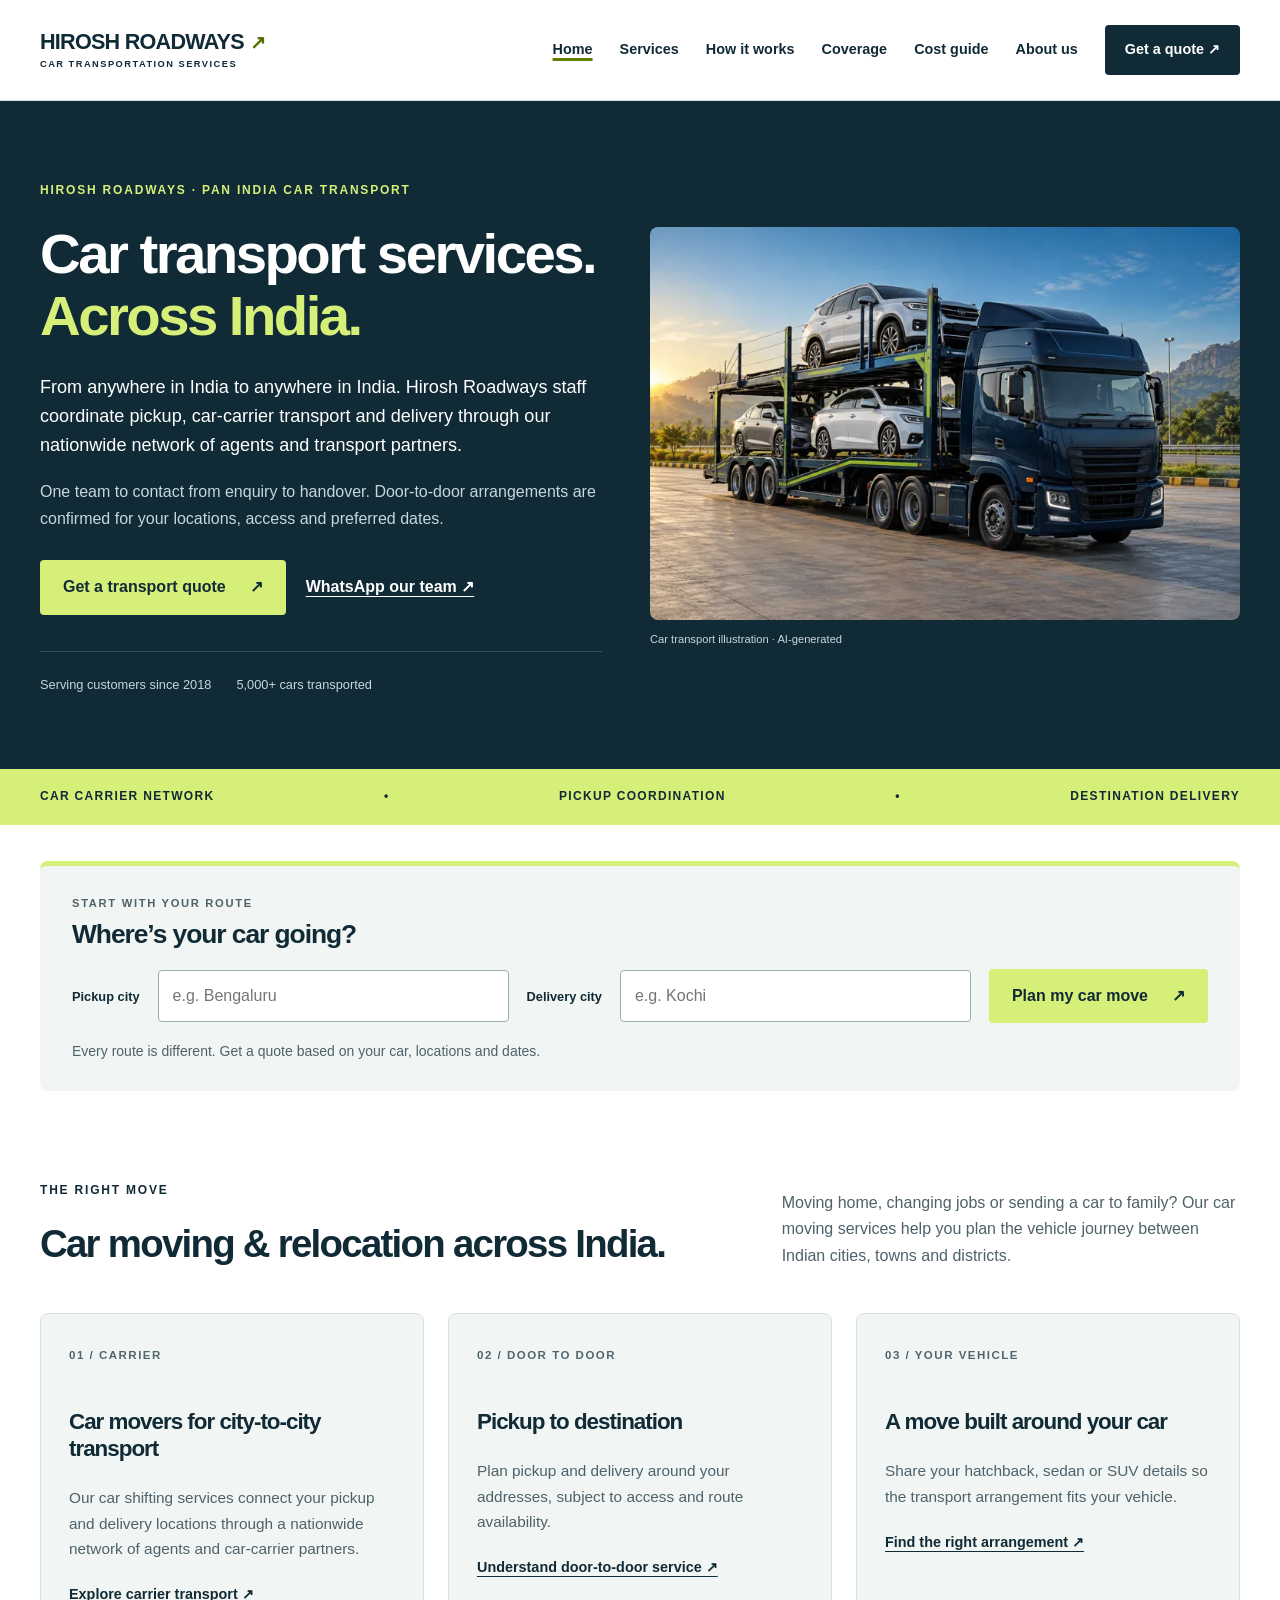
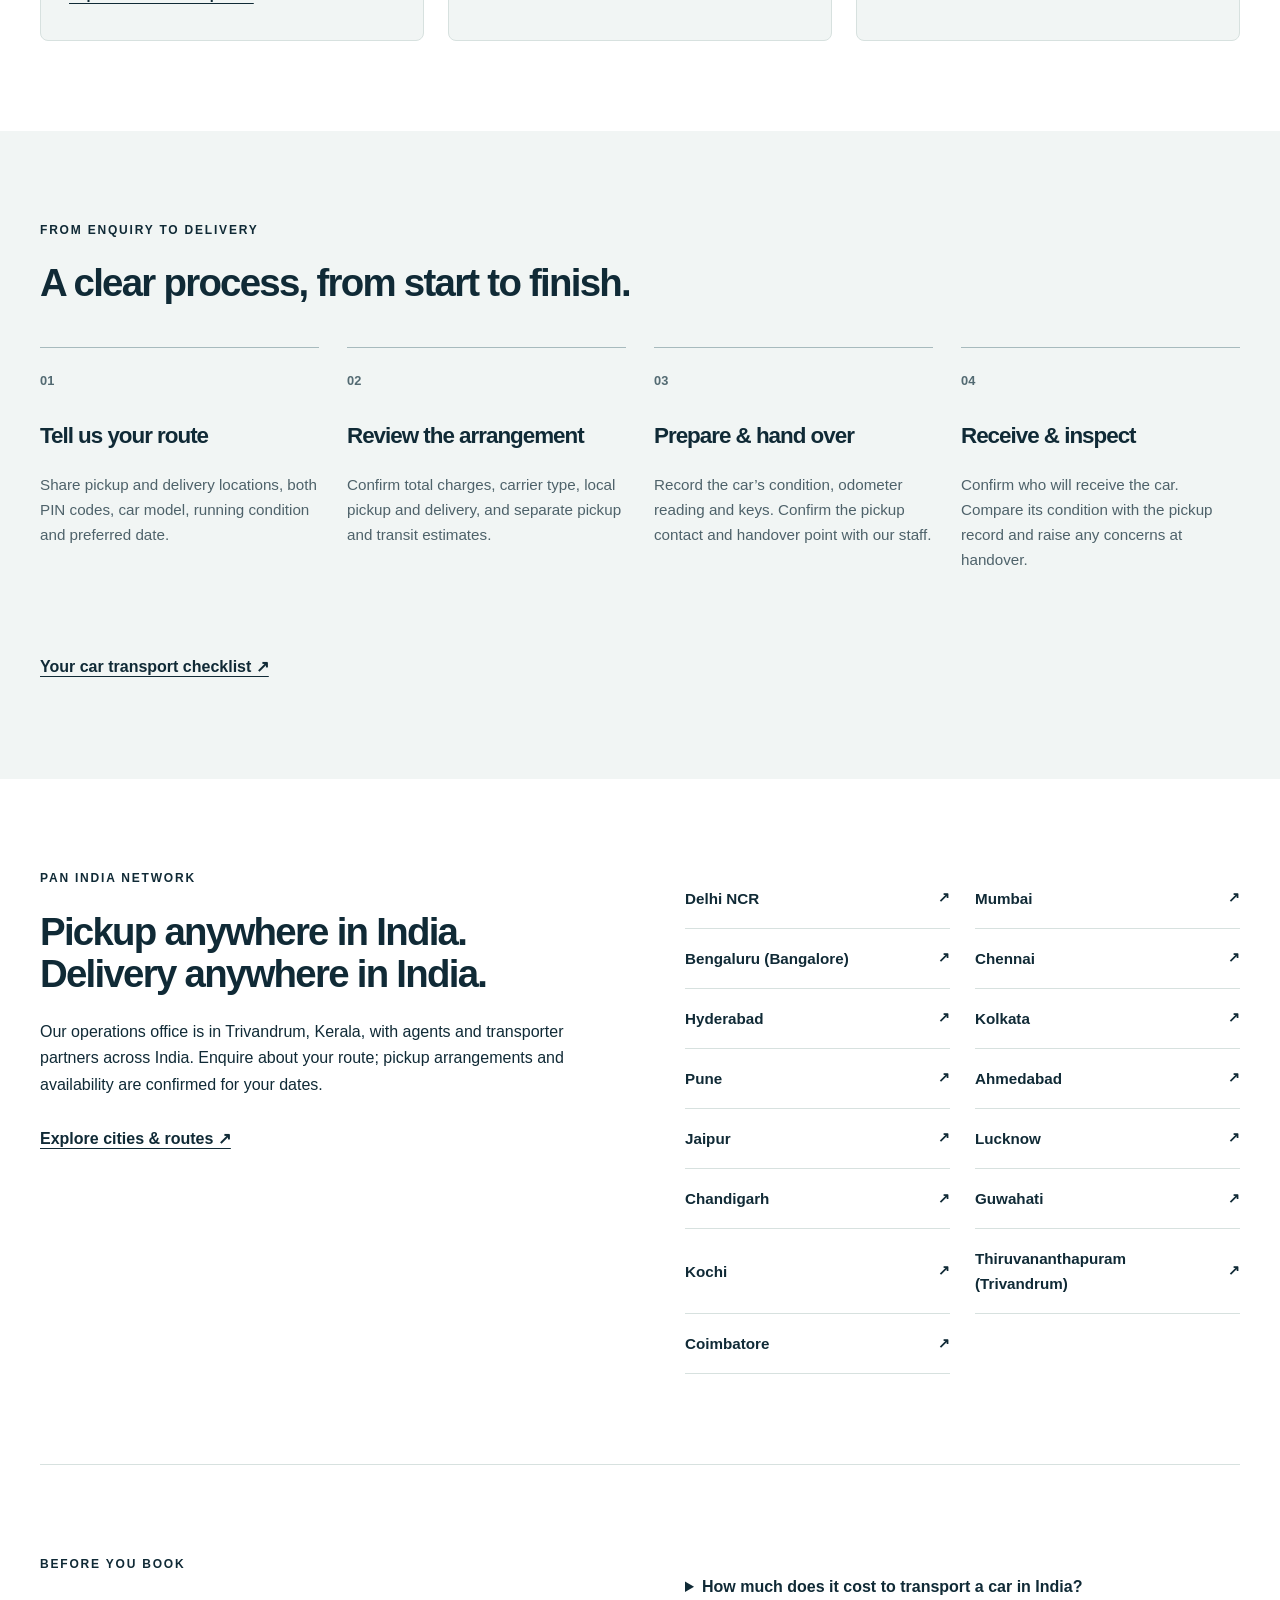
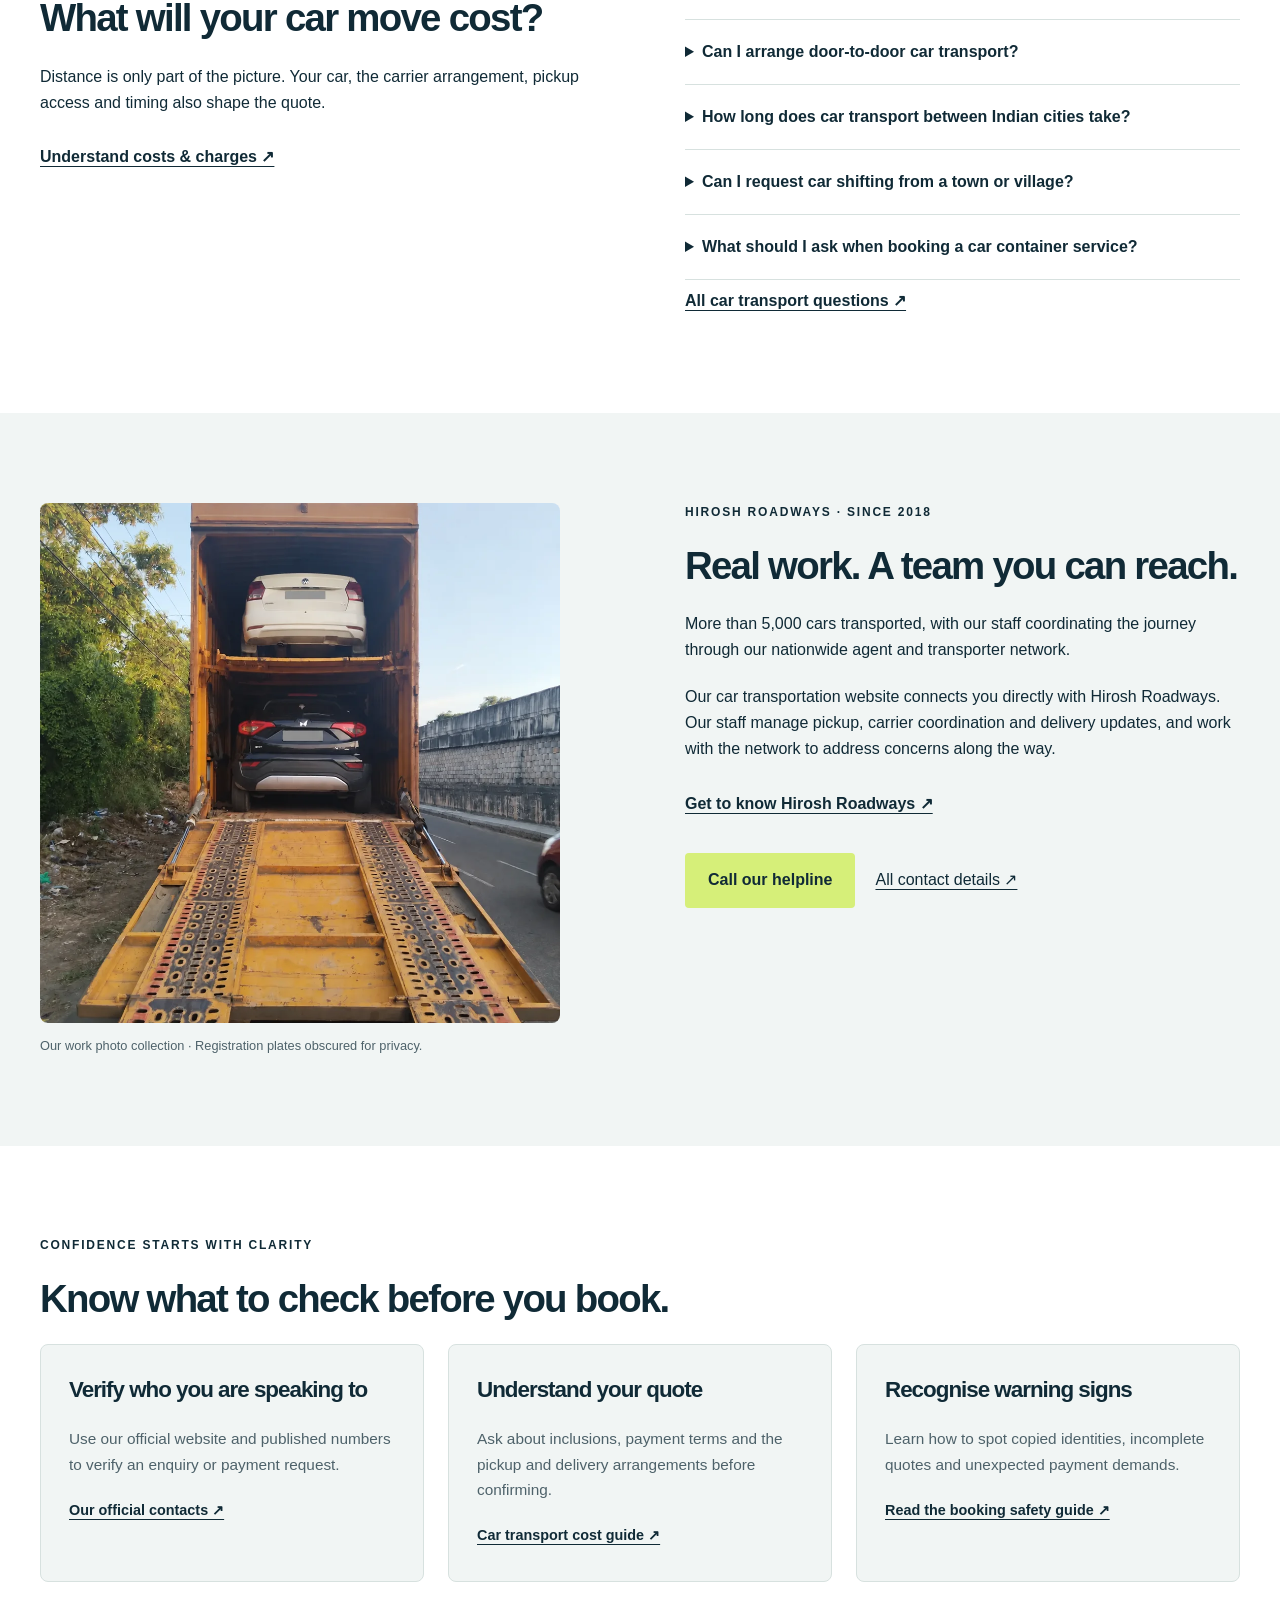
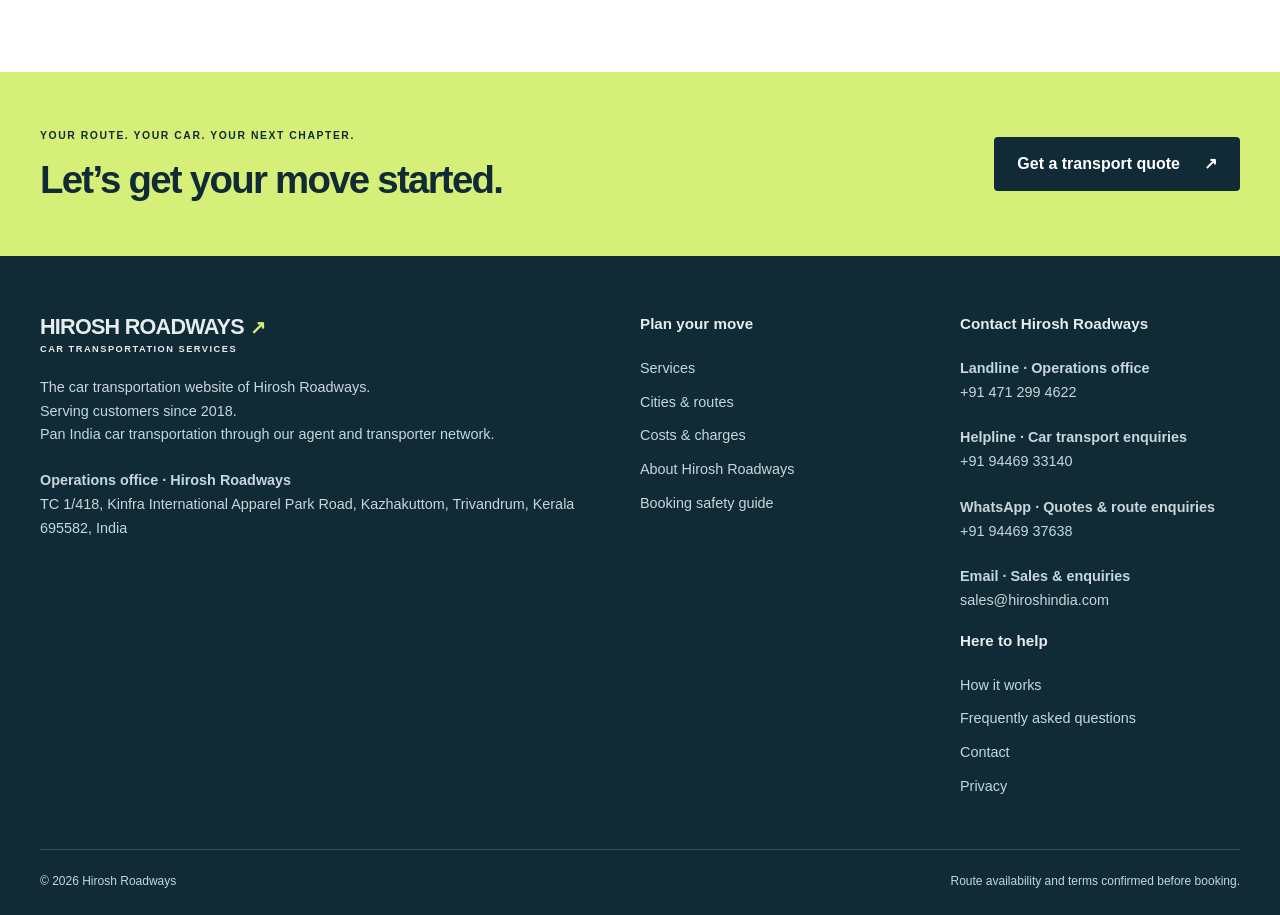
<file: index.html>
<!doctype html><html lang="en-IN"><head><meta charset="utf-8"><meta name="viewport" content="width=device-width,initial-scale=1"><title>Car Transport Services Across India | Hirosh Roadways</title><meta name="description" content="Car transport from anywhere in India to anywhere in India through Hirosh Roadways’ nationwide agent and carrier network. Request a pickup and delivery quote."><link rel="canonical" href="https://hiroshcartransport.com/"><meta property="og:type" content="website"><meta property="og:locale" content="en_IN"><meta property="og:site_name" content="Hirosh Roadways"><meta property="og:title" content="Car Transport Services Across India | Hirosh Roadways"><meta property="og:description" content="Car transport from anywhere in India to anywhere in India through Hirosh Roadways’ nationwide agent and carrier network. Request a pickup and delivery quote."><meta property="og:url" content="https://hiroshcartransport.com/"><meta property="og:image" content="https://hiroshcartransport.com/assets/car-carrier-hero.webp"><meta property="og:image:alt" content="Illustrative car carrier image"><meta name="twitter:card" content="summary_large_image"><meta name="theme-color" content="#102a36"><link rel="icon" href="/assets/favicon.svg" type="image/svg+xml"><link rel="stylesheet" href="/assets/site.css"><script type="application/ld+json">{"@context":"https://schema.org","@graph":[{"@type":"Organization","@id":"https://hiroshcartransport.com/#organization","name":"Hirosh Roadways","url":"https://hiroshcartransport.com","address":{"@type":"PostalAddress","streetAddress":"TC 1/418, Kinfra International Apparel Park Road, Kazhakuttom","addressLocality":"Thiruvananthapuram","addressRegion":"Kerala","postalCode":"695582","addressCountry":"IN"},"telephone":"+919446933140","contactPoint":[{"@type":"ContactPoint","telephone":"+919446933140","contactType":"customer service","areaServed":"IN"},{"@type":"ContactPoint","telephone":"+914712994622","contactType":"operations office","email":"sales@hiroshindia.com"}],"email":"sales@hiroshindia.com"},{"@type":"WebSite","@id":"https://hiroshcartransport.com/#website","url":"https://hiroshcartransport.com","name":"Hirosh Roadways","publisher":{"@id":"https://hiroshcartransport.com/#organization"}},{"@type":"WebPage","@id":"https://hiroshcartransport.com/#webpage","url":"https://hiroshcartransport.com/","name":"Car Transport Services Across India | Hirosh Roadways","description":"Car transport from anywhere in India to anywhere in India through Hirosh Roadways’ nationwide agent and carrier network. Request a pickup and delivery quote.","isPartOf":{"@id":"https://hiroshcartransport.com/#website"}},{"@type":"Service","@id":"https://hiroshcartransport.com/#service","name":"Pan India car transportation","serviceType":"Car transport and door-to-door car shifting coordination","provider":{"@id":"https://hiroshcartransport.com/#organization"},"areaServed":{"@type":"Country","name":"India"},"url":"https://hiroshcartransport.com/"}]}</script><script src="/assets/site.js" defer></script></head><body><a class="skip" href="#main">Skip to content</a><header><div class="wrap header-inner"><a class="brand" href="/" aria-label="Hirosh Roadways home"><strong>HIROSH ROADWAYS<span aria-hidden="true">↗</span></strong><span>CAR TRANSPORTATION SERVICES</span></a><button class="menu-toggle" type="button" aria-expanded="false" aria-controls="main-nav" hidden>Menu</button><nav id="main-nav" aria-label="Main navigation"><a href="/" aria-current="page">Home</a><a href="/services/" >Services</a><a href="/how-it-works/" >How it works</a><a href="/coverage/" >Coverage</a><a href="/car-transport-cost/" >Cost guide</a><a href="/about/" >About us</a><a class="nav-quote" href="/quote/">Get a quote ↗</a></nav></div></header><main id="main"><section class="hero"><div class="wrap hero-grid"><div><p class="eyebrow">HIROSH ROADWAYS · PAN INDIA CAR TRANSPORT</p><h1>Car transport services.<br><em>Across India.</em></h1><p class="lead">From anywhere in India to anywhere in India. Hirosh Roadways staff coordinate pickup, car-carrier transport and delivery through our nationwide network of agents and transport partners.</p><p>One team to contact from enquiry to handover. Door-to-door arrangements are confirmed for your locations, access and preferred dates.</p><div class="actions"><a class="button" href="/quote/">Get a transport quote<span aria-hidden="true">↗</span></a><a class="text-link" href="https://wa.me/919446937638">WhatsApp our team ↗</a></div><div class="hero-notes"><span>Serving customers since 2018</span><span>5,000+ cars transported</span></div></div><figure class="hero-photo"><img src="/assets/car-carrier-hero.webp" srcset="/assets/car-carrier-hero-small.webp 768w, /assets/car-carrier-hero.webp 1536w" sizes="(max-width:1000px) 100vw, 52vw" width="1536" height="1024" fetchpriority="high" alt="Illustration of cars on a carrier beside an Indian highway"><figcaption>Car transport illustration · AI-generated</figcaption></figure></div></section><div class="service-strip"><div class="wrap">CAR CARRIER NETWORK <span>•</span> PICKUP COORDINATION <span>•</span> DESTINATION DELIVERY</div></div><div class="wrap route-start"><aside class="route-panel route-wide"><p class="eyebrow">START WITH YOUR ROUTE</p><h2>Where’s your car going?</h2><form action="/quote/" method="get"><label for="hero-from">Pickup city</label><input id="hero-from" name="from" placeholder="e.g. Bengaluru" required maxlength="100" autocomplete="off"><label for="hero-to">Delivery city</label><input id="hero-to" name="to" placeholder="e.g. Kochi" required maxlength="100" autocomplete="off"><button class="button" type="submit">Plan my car move <span aria-hidden="true">↗</span></button></form><p class="small">Every route is different. Get a quote based on your car, locations and dates.</p></aside></div><section class="wrap section"><div class="section-heading"><div><p class="eyebrow">THE RIGHT MOVE</p><h2>Car moving &amp; relocation across India.</h2></div><p>Moving home, changing jobs or sending a car to family? Our car moving services help you plan the vehicle journey between Indian cities, towns and districts.</p></div><div class="cards"><article><span class="index">01 / CARRIER</span><h3>Car movers for city-to-city transport</h3><p>Our car shifting services connect your pickup and delivery locations through a nationwide network of agents and car-carrier partners.</p><a href="/services/#carrier">Explore carrier transport ↗</a></article><article><span class="index">02 / DOOR TO DOOR</span><h3>Pickup to destination</h3><p>Plan pickup and delivery around your addresses, subject to access and route availability.</p><a href="/services/#door-to-door">Understand door-to-door service ↗</a></article><article><span class="index">03 / YOUR VEHICLE</span><h3>A move built around your car</h3><p>Share your hatchback, sedan or SUV details so the transport arrangement fits your vehicle.</p><a href="/services/#vehicle">Find the right arrangement ↗</a></article></div></section><section class="section tinted"><div class="wrap"><p class="eyebrow">FROM ENQUIRY TO DELIVERY</p><h2>A clear process, from start to finish.</h2><ol class="steps"><li><h3>Tell us your route</h3><p>Share pickup and delivery locations, both PIN codes, car model, running condition and preferred date.</p></li><li><h3>Review the arrangement</h3><p>Confirm total charges, carrier type, local pickup and delivery, and separate pickup and transit estimates.</p></li><li><h3>Prepare & hand over</h3><p>Record the car’s condition, odometer reading and keys. Confirm the pickup contact and handover point with our staff.</p></li><li><h3>Receive & inspect</h3><p>Confirm who will receive the car. Compare its condition with the pickup record and raise any concerns at handover.</p></li></ol><a class="text-link" href="/how-it-works/">Your car transport checklist ↗</a></div></section><section class="wrap section split"><div><p class="eyebrow">PAN INDIA NETWORK</p><h2>Pickup anywhere in India.<br>Delivery anywhere in India.</h2><p>Our operations office is in Trivandrum, Kerala, with agents and transporter partners across India. Enquire about your route; pickup arrangements and availability are confirmed for your dates.</p><a class="text-link" href="/coverage/">Explore cities & routes ↗</a></div><div class="city-list"><a href="/quote/?from=Delhi%20NCR">Delhi NCR<span aria-hidden="true">↗</span></a><a href="/quote/?from=Mumbai">Mumbai<span aria-hidden="true">↗</span></a><a href="/quote/?from=Bengaluru%20(Bangalore)">Bengaluru (Bangalore)<span aria-hidden="true">↗</span></a><a href="/quote/?from=Chennai">Chennai<span aria-hidden="true">↗</span></a><a href="/quote/?from=Hyderabad">Hyderabad<span aria-hidden="true">↗</span></a><a href="/quote/?from=Kolkata">Kolkata<span aria-hidden="true">↗</span></a><a href="/quote/?from=Pune">Pune<span aria-hidden="true">↗</span></a><a href="/quote/?from=Ahmedabad">Ahmedabad<span aria-hidden="true">↗</span></a><a href="/quote/?from=Jaipur">Jaipur<span aria-hidden="true">↗</span></a><a href="/quote/?from=Lucknow">Lucknow<span aria-hidden="true">↗</span></a><a href="/quote/?from=Chandigarh">Chandigarh<span aria-hidden="true">↗</span></a><a href="/quote/?from=Guwahati">Guwahati<span aria-hidden="true">↗</span></a><a href="/quote/?from=Kochi">Kochi<span aria-hidden="true">↗</span></a><a href="/quote/?from=Thiruvananthapuram%20(Trivandrum)">Thiruvananthapuram (Trivandrum)<span aria-hidden="true">↗</span></a><a href="/quote/?from=Coimbatore">Coimbatore<span aria-hidden="true">↗</span></a></div></section><section class="wrap section split border-top"><div><p class="eyebrow">BEFORE YOU BOOK</p><h2>What will your car move cost?</h2><p>Distance is only part of the picture. Your car, the carrier arrangement, pickup access and timing also shape the quote.</p><a class="text-link" href="/car-transport-cost/">Understand costs & charges ↗</a></div><div><details><summary>How much does it cost to transport a car in India?</summary><p>The quote depends on the pickup and delivery locations, car size, carrier availability, transport arrangement and preferred dates. Share these details for a route-specific quote, and confirm pickup, delivery, payment terms and any optional cover before booking.</p></details><details><summary>Can I arrange door-to-door car transport?</summary><p>Door-to-door pickup and delivery can be coordinated where access and local carrier arrangements allow. If a large carrier cannot reach your address, agree on an accessible handover point and any last-mile movement before booking.</p></details><details><summary>How long does car transport between Indian cities take?</summary><p>Timing depends on both locations, pickup readiness and the carrier schedule. Share your cities, PIN codes and preferred date so our staff can check the route through our nationwide network. Ask for separate pickup and transit estimates; traffic, weather and loading schedules can affect delivery.</p></details><details><summary>Can I request car shifting from a town or village?</summary><p>Yes. Share the village or town name, district, state and PIN code for both ends of the journey. Our team checks the arrangement through the agent and transporter network. Carrier access, local movement, charges and the handover point are confirmed for your address before booking.</p></details><details><summary>What should I ask when booking a car container service?</summary><p>Specify whether you need an enclosed carrier or a dedicated container. Ask our team to confirm the vehicle type, loading method, route availability and charges in writing. Read about <a href="/services/#container">container and enclosed transport enquiries</a> before finalising the arrangement.</p></details><a class="text-link" href="/faq/">All car transport questions ↗</a></div></section><section class="section tinted"><div class="wrap split"><figure class="work-photo"><img src="/assets/hirosh-work.webp" width="1024" height="1024" loading="lazy" decoding="async" alt="Cars on a carrier in a Hirosh Roadways work photograph"><figcaption>Our work photo collection · Registration plates obscured for privacy.</figcaption></figure><div><p class="eyebrow">HIROSH ROADWAYS · SINCE 2018</p><h2>Real work. A team you can reach.</h2><p>More than 5,000 cars transported, with our staff coordinating the journey through our nationwide agent and transporter network.</p><p>Our car transportation website connects you directly with Hirosh Roadways. Our staff manage pickup, carrier coordination and delivery updates, and work with the network to address concerns along the way.</p><a class="text-link" href="/about/">Get to know Hirosh Roadways ↗</a><div class="actions"><a class="button" href="tel:+919446933140">Call our helpline</a><a href="/contact/">All contact details ↗</a></div></div></div></section><section class="wrap section"><p class="eyebrow">CONFIDENCE STARTS WITH CLARITY</p><h2>Know what to check before you book.</h2><div class="cards"><article><h3>Verify who you are speaking to</h3><p>Use our official website and published numbers to verify an enquiry or payment request.</p><a href="/contact/">Our official contacts ↗</a></article><article><h3>Understand your quote</h3><p>Ask about inclusions, payment terms and the pickup and delivery arrangements before confirming.</p><a href="/car-transport-cost/">Car transport cost guide ↗</a></article><article><h3>Recognise warning signs</h3><p>Learn how to spot copied identities, incomplete quotes and unexpected payment demands.</p><a href="/car-transport-safety/">Read the booking safety guide ↗</a></article></div></section><section class="closing"><div class="wrap"><div><p class="eyebrow">YOUR ROUTE. YOUR CAR. YOUR NEXT CHAPTER.</p><h2>Let’s get your move started.</h2></div><a class="button" href="/quote/">Get a transport quote<span aria-hidden="true">↗</span></a></div></section></main><footer><div class="wrap footer-grid"><div><a class="brand" href="/"><strong>HIROSH ROADWAYS<span aria-hidden="true">↗</span></strong><span>CAR TRANSPORTATION SERVICES</span></a><p>The car transportation website of Hirosh Roadways.<br>Serving customers since 2018.<br>Pan India car transportation through our agent and transporter network.</p><p><strong>Operations office · Hirosh Roadways</strong><br>TC 1/418, Kinfra International Apparel Park Road, Kazhakuttom, Trivandrum, Kerala 695582, India</p></div><div><h2>Plan your move</h2><a href="/services/">Services</a><a href="/coverage/">Cities & routes</a><a href="/car-transport-cost/">Costs & charges</a><a href="/about/">About Hirosh Roadways</a><a href="/car-transport-safety/">Booking safety guide</a></div><div><h2>Contact Hirosh Roadways</h2><div class="contact-details"><p><strong>Landline · Operations office</strong><br><a href="tel:+914712994622">+91 471 299 4622</a></p><p><strong>Helpline · Car transport enquiries</strong><br><a href="tel:+919446933140">+91 94469 33140</a></p><p><strong>WhatsApp · Quotes & route enquiries</strong><br><a href="https://wa.me/919446937638">+91 94469 37638</a></p><p><strong>Email · Sales & enquiries</strong><br><a href="mailto:sales@hiroshindia.com">sales@hiroshindia.com</a></p></div><h2>Here to help</h2><a href="/how-it-works/">How it works</a><a href="/faq/">Frequently asked questions</a><a href="/contact/">Contact</a><a href="/privacy/">Privacy</a></div></div><div class="wrap footer-bottom"><span>© 2026 Hirosh Roadways</span><span>Route availability and terms confirmed before booking.</span></div></footer><div class="mobile-cta" aria-label="Enquiry options"><a href="tel:+919446933140">Call</a><a href="https://wa.me/919446937638">WhatsApp</a><a href="/quote/">Get a quote ↗</a></div></body></html>
</file>
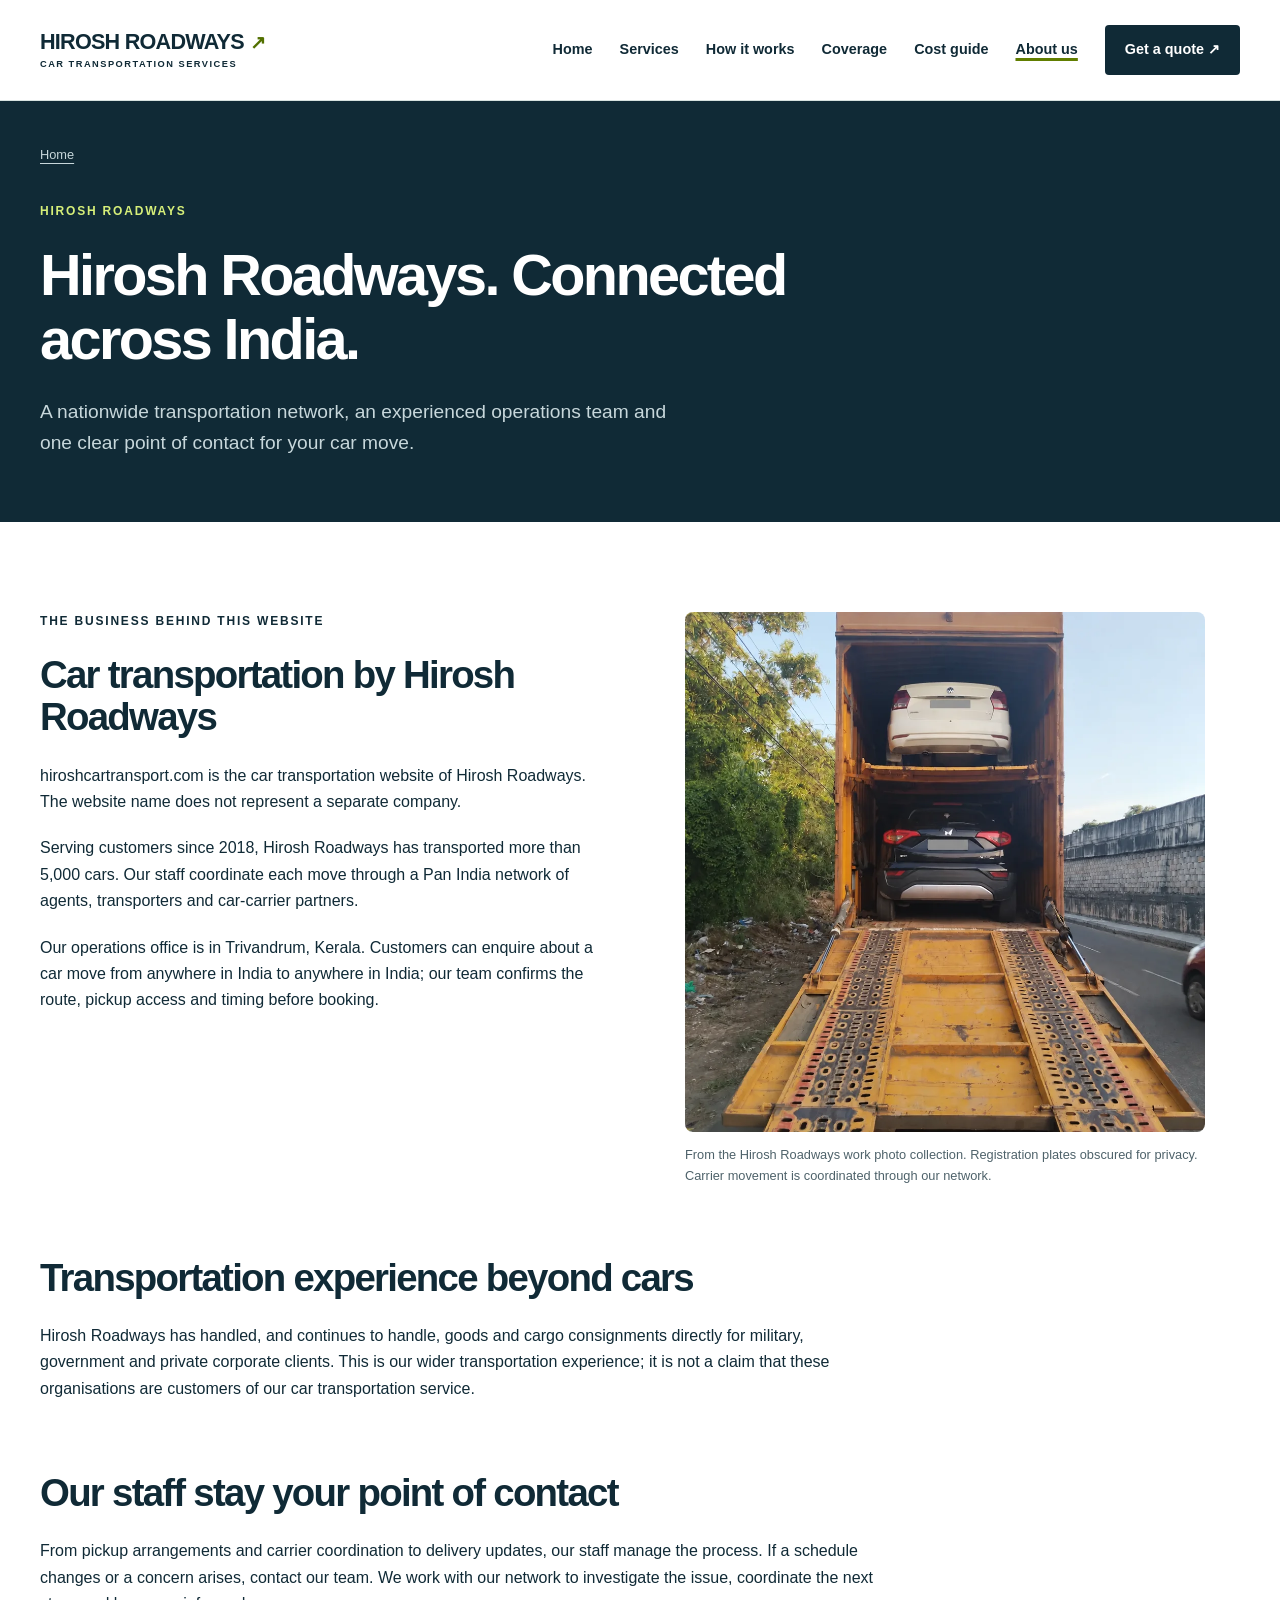
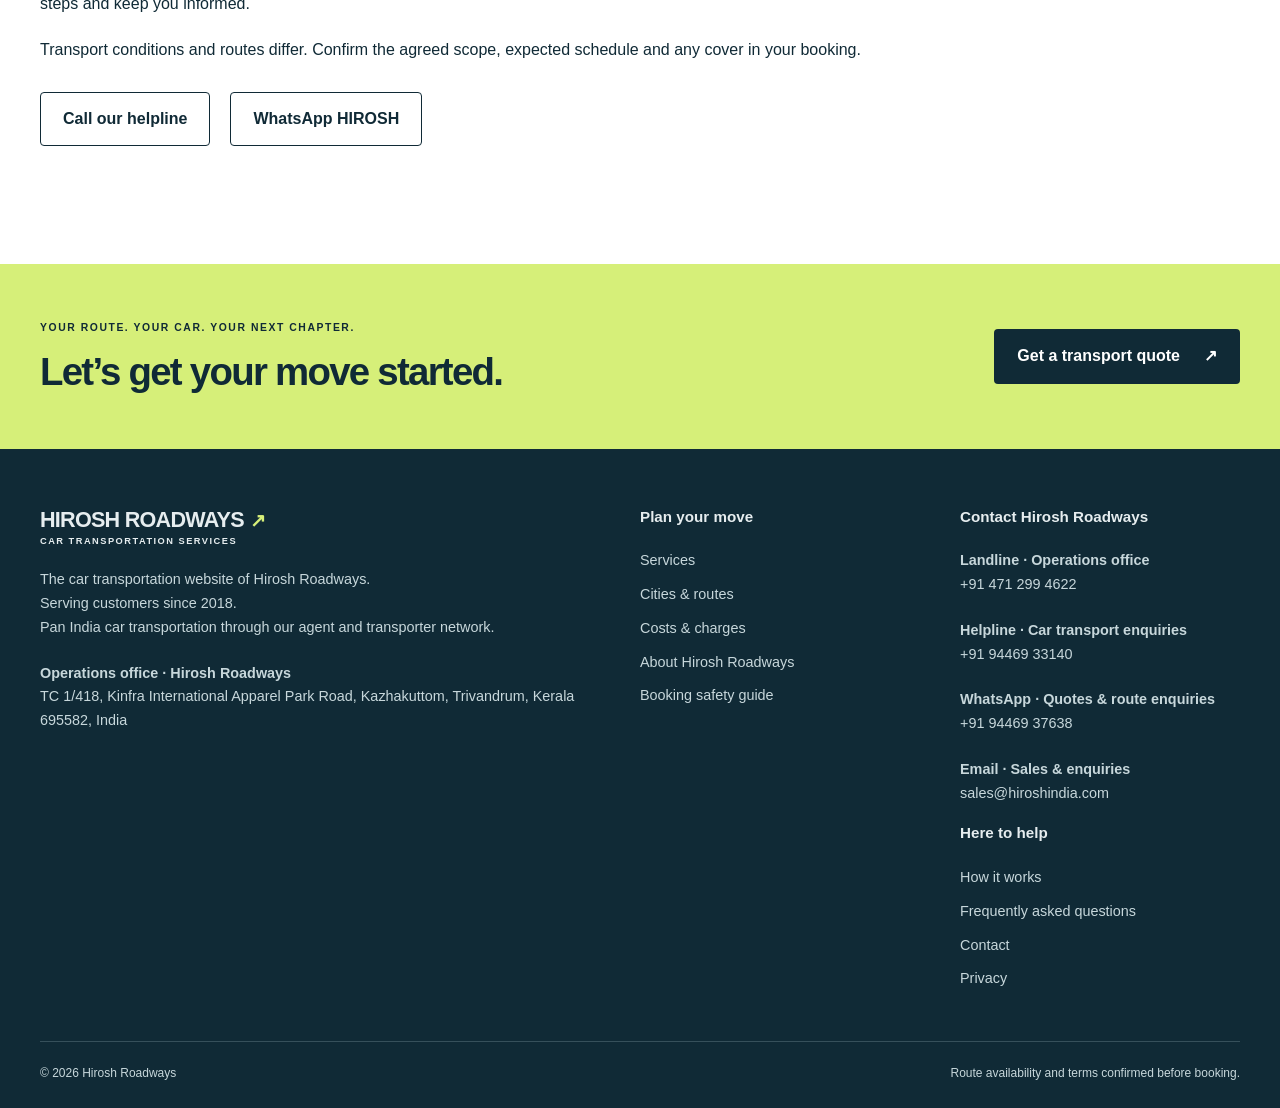
<file: about/index.html>
<!doctype html><html lang="en-IN"><head><meta charset="utf-8"><meta name="viewport" content="width=device-width,initial-scale=1"><title>About Hirosh Roadways | Pan India Car Transportation</title><meta name="description" content="Meet Hirosh Roadways: serving customers since 2018, with 5,000+ cars transported and staff coordinating car moves through a Pan India partner network."><link rel="canonical" href="https://hiroshcartransport.com/about/"><meta property="og:type" content="website"><meta property="og:locale" content="en_IN"><meta property="og:site_name" content="Hirosh Roadways"><meta property="og:title" content="About Hirosh Roadways | Pan India Car Transportation"><meta property="og:description" content="Meet Hirosh Roadways: serving customers since 2018, with 5,000+ cars transported and staff coordinating car moves through a Pan India partner network."><meta property="og:url" content="https://hiroshcartransport.com/about/"><meta property="og:image" content="https://hiroshcartransport.com/assets/car-carrier-hero.webp"><meta property="og:image:alt" content="Illustrative car carrier image"><meta name="twitter:card" content="summary_large_image"><meta name="theme-color" content="#102a36"><link rel="icon" href="/assets/favicon.svg" type="image/svg+xml"><link rel="stylesheet" href="/assets/site.css"><script type="application/ld+json">{"@context":"https://schema.org","@graph":[{"@type":"Organization","@id":"https://hiroshcartransport.com/#organization","name":"Hirosh Roadways","url":"https://hiroshcartransport.com","address":{"@type":"PostalAddress","streetAddress":"TC 1/418, Kinfra International Apparel Park Road, Kazhakuttom","addressLocality":"Thiruvananthapuram","addressRegion":"Kerala","postalCode":"695582","addressCountry":"IN"},"telephone":"+919446933140","contactPoint":[{"@type":"ContactPoint","telephone":"+919446933140","contactType":"customer service","areaServed":"IN"},{"@type":"ContactPoint","telephone":"+914712994622","contactType":"operations office","email":"sales@hiroshindia.com"}],"email":"sales@hiroshindia.com"},{"@type":"WebSite","@id":"https://hiroshcartransport.com/#website","url":"https://hiroshcartransport.com","name":"Hirosh Roadways","publisher":{"@id":"https://hiroshcartransport.com/#organization"}},{"@type":"WebPage","@id":"https://hiroshcartransport.com/about/#webpage","url":"https://hiroshcartransport.com/about/","name":"About Hirosh Roadways | Pan India Car Transportation","description":"Meet Hirosh Roadways: serving customers since 2018, with 5,000+ cars transported and staff coordinating car moves through a Pan India partner network.","isPartOf":{"@id":"https://hiroshcartransport.com/#website"}},{"@type":"BreadcrumbList","itemListElement":[{"@type":"ListItem","position":1,"name":"Home","item":"https://hiroshcartransport.com/"},{"@type":"ListItem","position":2,"name":"Hirosh Roadways. Connected across India.","item":"https://hiroshcartransport.com/about/"}]}]}</script><script src="/assets/site.js" defer></script></head><body><a class="skip" href="#main">Skip to content</a><header><div class="wrap header-inner"><a class="brand" href="/" aria-label="Hirosh Roadways home"><strong>HIROSH ROADWAYS<span aria-hidden="true">↗</span></strong><span>CAR TRANSPORTATION SERVICES</span></a><button class="menu-toggle" type="button" aria-expanded="false" aria-controls="main-nav" hidden>Menu</button><nav id="main-nav" aria-label="Main navigation"><a href="/" >Home</a><a href="/services/" >Services</a><a href="/how-it-works/" >How it works</a><a href="/coverage/" >Coverage</a><a href="/car-transport-cost/" >Cost guide</a><a href="/about/" aria-current="page">About us</a><a class="nav-quote" href="/quote/">Get a quote ↗</a></nav></div></header><main id="main"><section class="page-intro"><div class="wrap"><a class="breadcrumb" href="/">Home</a><p class="eyebrow">HIROSH ROADWAYS</p><h1>Hirosh Roadways. Connected across India.</h1><p class="lead">A nationwide transportation network, an experienced operations team and one clear point of contact for your car move.</p></div></section><div class="wrap section"><div class="split"><section><p class="eyebrow">THE BUSINESS BEHIND THIS WEBSITE</p><h2>Car transportation by Hirosh Roadways</h2><p>hiroshcartransport.com is the car transportation website of Hirosh Roadways. The website name does not represent a separate company.</p><p>Serving customers since 2018, Hirosh Roadways has transported more than 5,000 cars. Our staff coordinate each move through a Pan India network of agents, transporters and car-carrier partners.</p><p>Our operations office is in Trivandrum, Kerala. Customers can enquire about a car move from anywhere in India to anywhere in India; our team confirms the route, pickup access and timing before booking.</p></section><figure class="work-photo"><img src="/assets/hirosh-work.webp" width="1024" height="1024" loading="lazy" decoding="async" alt="Cars loaded onto a carrier in a Hirosh Roadways work photograph"><figcaption>From the Hirosh Roadways work photo collection. Registration plates obscured for privacy. Carrier movement is coordinated through our network.</figcaption></figure></div><section class="article-section"><h2>Transportation experience beyond cars</h2><p>Hirosh Roadways has handled, and continues to handle, goods and cargo consignments directly for military, government and private corporate clients. This is our wider transportation experience; it is not a claim that these organisations are customers of our car transportation service.</p></section><section class="article-section"><h2>Our staff stay your point of contact</h2><p>From pickup arrangements and carrier coordination to delivery updates, our staff manage the process. If a schedule changes or a concern arises, contact our team. We work with our network to investigate the issue, coordinate the next steps and keep you informed.</p><p>Transport conditions and routes differ. Confirm the agreed scope, expected schedule and any cover in your booking.</p><div class="actions"><a class="button outline" href="tel:+919446933140">Call our helpline</a><a class="button outline" href="https://wa.me/919446937638">WhatsApp HIROSH</a></div></section></div><section class="closing"><div class="wrap"><div><p class="eyebrow">YOUR ROUTE. YOUR CAR. YOUR NEXT CHAPTER.</p><h2>Let’s get your move started.</h2></div><a class="button" href="/quote/">Get a transport quote<span aria-hidden="true">↗</span></a></div></section></main><footer><div class="wrap footer-grid"><div><a class="brand" href="/"><strong>HIROSH ROADWAYS<span aria-hidden="true">↗</span></strong><span>CAR TRANSPORTATION SERVICES</span></a><p>The car transportation website of Hirosh Roadways.<br>Serving customers since 2018.<br>Pan India car transportation through our agent and transporter network.</p><p><strong>Operations office · Hirosh Roadways</strong><br>TC 1/418, Kinfra International Apparel Park Road, Kazhakuttom, Trivandrum, Kerala 695582, India</p></div><div><h2>Plan your move</h2><a href="/services/">Services</a><a href="/coverage/">Cities & routes</a><a href="/car-transport-cost/">Costs & charges</a><a href="/about/">About Hirosh Roadways</a><a href="/car-transport-safety/">Booking safety guide</a></div><div><h2>Contact Hirosh Roadways</h2><div class="contact-details"><p><strong>Landline · Operations office</strong><br><a href="tel:+914712994622">+91 471 299 4622</a></p><p><strong>Helpline · Car transport enquiries</strong><br><a href="tel:+919446933140">+91 94469 33140</a></p><p><strong>WhatsApp · Quotes & route enquiries</strong><br><a href="https://wa.me/919446937638">+91 94469 37638</a></p><p><strong>Email · Sales & enquiries</strong><br><a href="mailto:sales@hiroshindia.com">sales@hiroshindia.com</a></p></div><h2>Here to help</h2><a href="/how-it-works/">How it works</a><a href="/faq/">Frequently asked questions</a><a href="/contact/">Contact</a><a href="/privacy/">Privacy</a></div></div><div class="wrap footer-bottom"><span>© 2026 Hirosh Roadways</span><span>Route availability and terms confirmed before booking.</span></div></footer><div class="mobile-cta" aria-label="Enquiry options"><a href="tel:+919446933140">Call</a><a href="https://wa.me/919446937638">WhatsApp</a><a href="/quote/">Get a quote ↗</a></div></body></html>
</file>
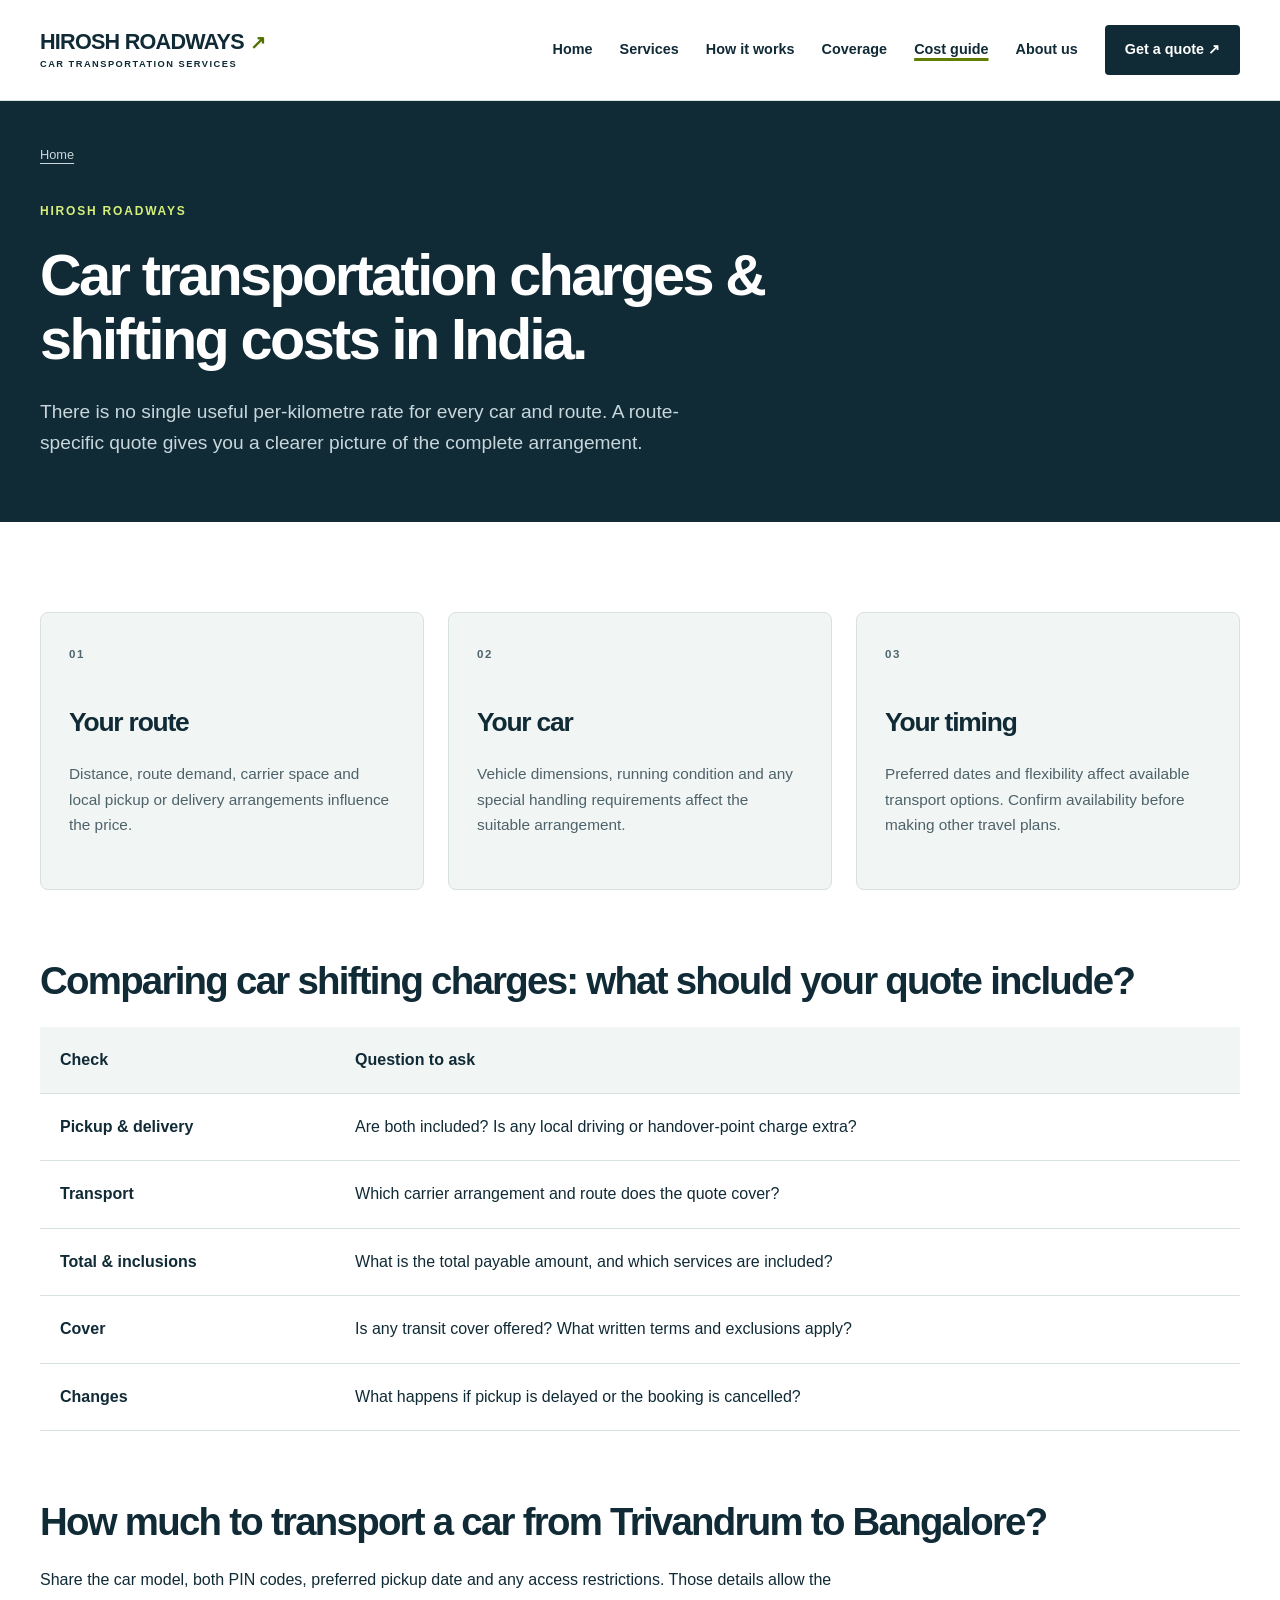
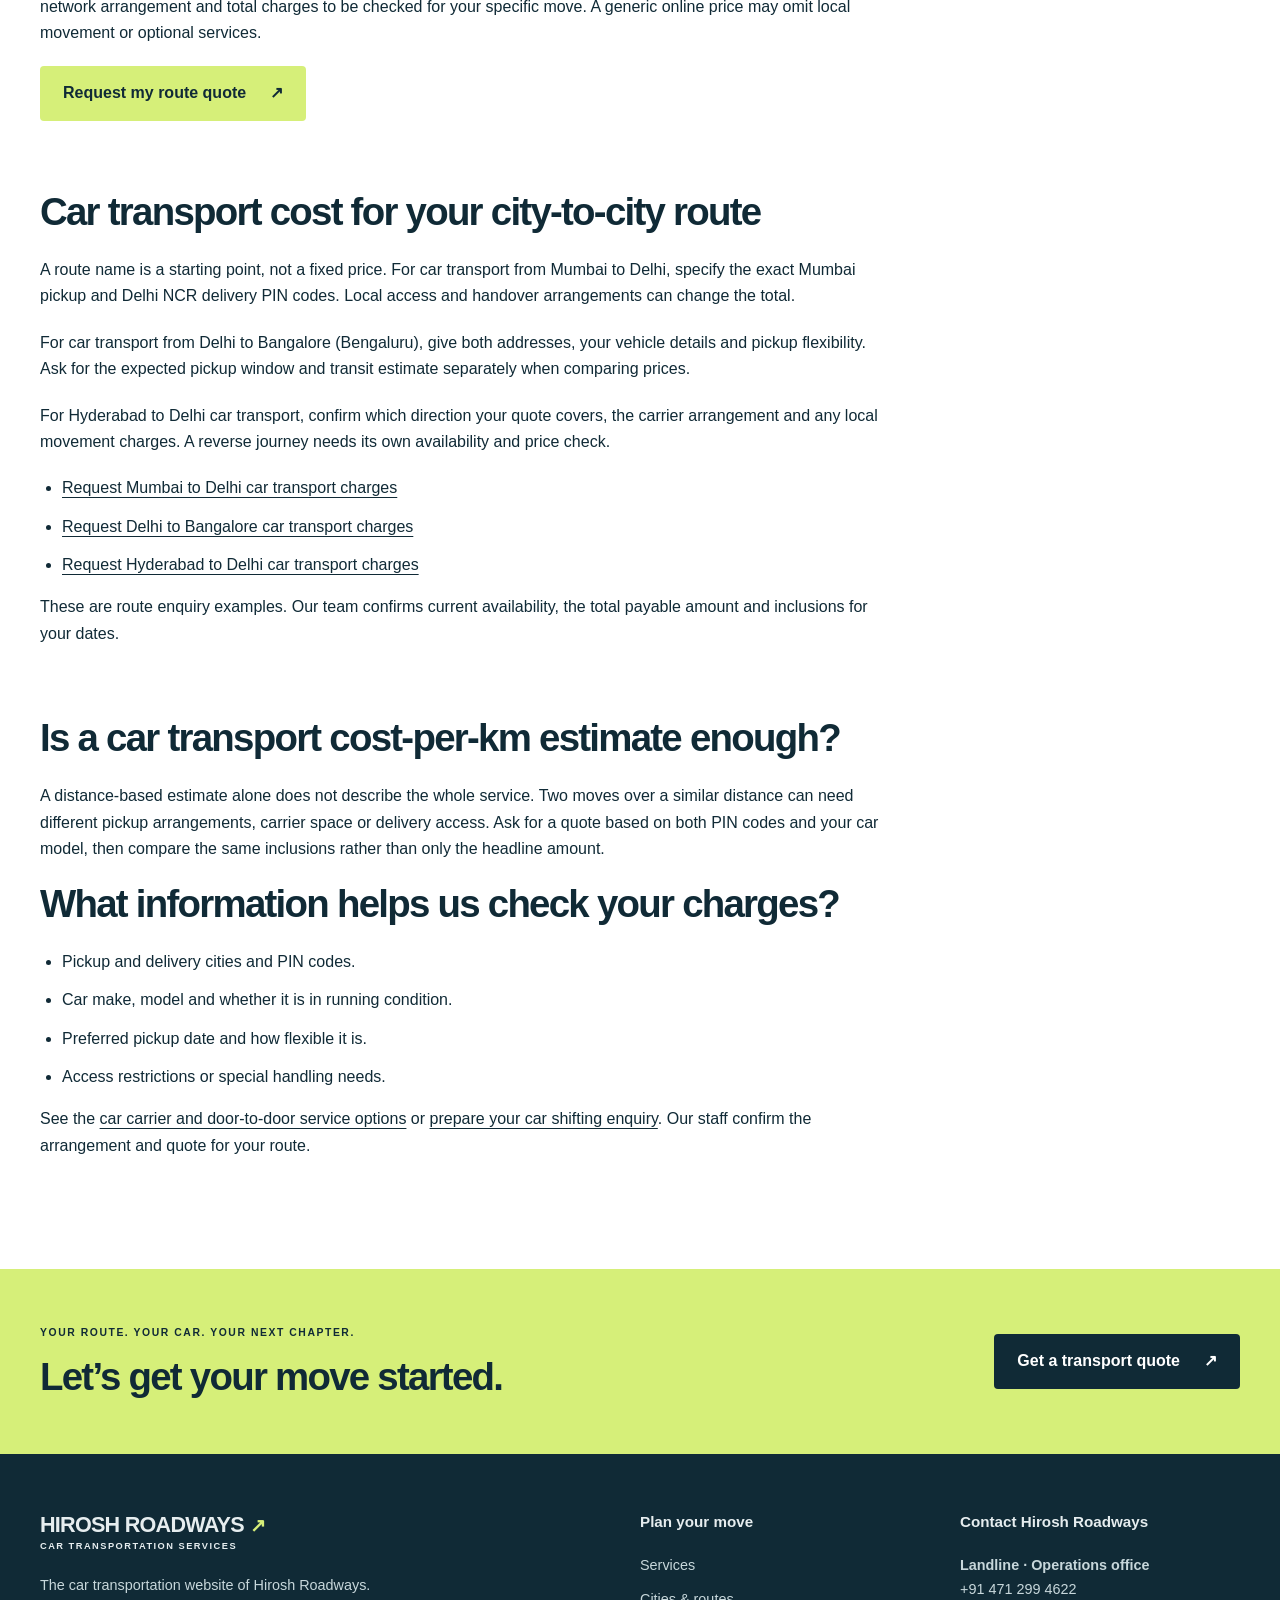
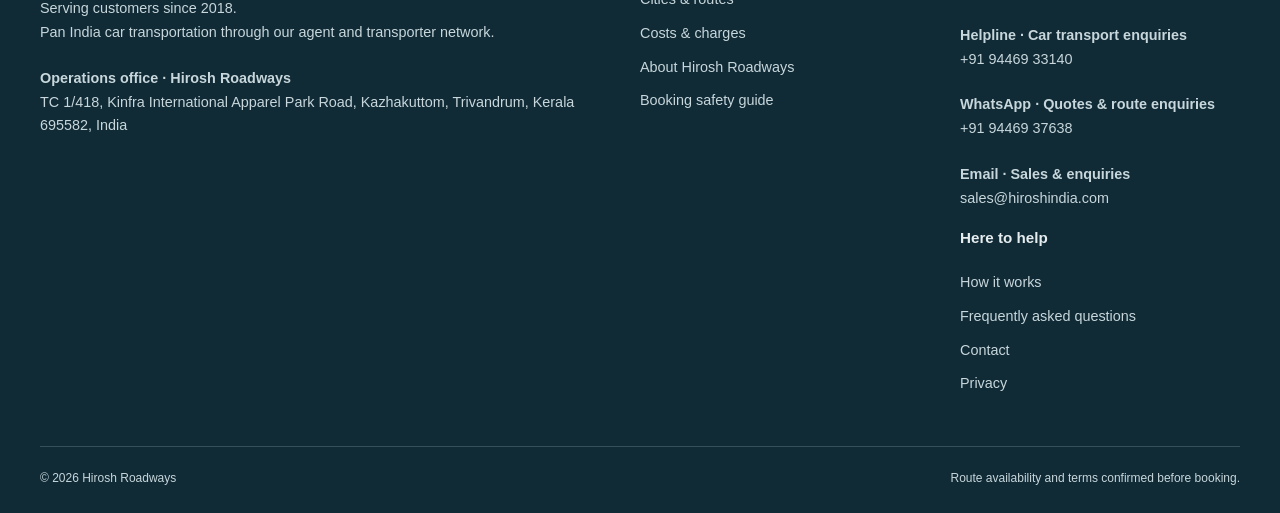
<file: car-transport-cost/index.html>
<!doctype html><html lang="en-IN"><head><meta charset="utf-8"><meta name="viewport" content="width=device-width,initial-scale=1"><title>Car Transportation Charges &amp; Shifting Costs | Hirosh Roadways</title><meta name="description" content="Compare car transportation charges and car shifting costs across India. Learn what affects your route quote, pickup, delivery and carrier arrangements."><link rel="canonical" href="https://hiroshcartransport.com/car-transport-cost/"><meta property="og:type" content="website"><meta property="og:locale" content="en_IN"><meta property="og:site_name" content="Hirosh Roadways"><meta property="og:title" content="Car Transportation Charges &amp; Shifting Costs | Hirosh Roadways"><meta property="og:description" content="Compare car transportation charges and car shifting costs across India. Learn what affects your route quote, pickup, delivery and carrier arrangements."><meta property="og:url" content="https://hiroshcartransport.com/car-transport-cost/"><meta property="og:image" content="https://hiroshcartransport.com/assets/car-carrier-hero.webp"><meta property="og:image:alt" content="Illustrative car carrier image"><meta name="twitter:card" content="summary_large_image"><meta name="theme-color" content="#102a36"><link rel="icon" href="/assets/favicon.svg" type="image/svg+xml"><link rel="stylesheet" href="/assets/site.css"><script type="application/ld+json">{"@context":"https://schema.org","@graph":[{"@type":"Organization","@id":"https://hiroshcartransport.com/#organization","name":"Hirosh Roadways","url":"https://hiroshcartransport.com","address":{"@type":"PostalAddress","streetAddress":"TC 1/418, Kinfra International Apparel Park Road, Kazhakuttom","addressLocality":"Thiruvananthapuram","addressRegion":"Kerala","postalCode":"695582","addressCountry":"IN"},"telephone":"+919446933140","contactPoint":[{"@type":"ContactPoint","telephone":"+919446933140","contactType":"customer service","areaServed":"IN"},{"@type":"ContactPoint","telephone":"+914712994622","contactType":"operations office","email":"sales@hiroshindia.com"}],"email":"sales@hiroshindia.com"},{"@type":"WebSite","@id":"https://hiroshcartransport.com/#website","url":"https://hiroshcartransport.com","name":"Hirosh Roadways","publisher":{"@id":"https://hiroshcartransport.com/#organization"}},{"@type":"WebPage","@id":"https://hiroshcartransport.com/car-transport-cost/#webpage","url":"https://hiroshcartransport.com/car-transport-cost/","name":"Car Transportation Charges & Shifting Costs | Hirosh Roadways","description":"Compare car transportation charges and car shifting costs across India. Learn what affects your route quote, pickup, delivery and carrier arrangements.","isPartOf":{"@id":"https://hiroshcartransport.com/#website"}},{"@type":"BreadcrumbList","itemListElement":[{"@type":"ListItem","position":1,"name":"Home","item":"https://hiroshcartransport.com/"},{"@type":"ListItem","position":2,"name":"Car transport cost & charges in India.","item":"https://hiroshcartransport.com/car-transport-cost/"}]}]}</script><script src="/assets/site.js" defer></script></head><body><a class="skip" href="#main">Skip to content</a><header><div class="wrap header-inner"><a class="brand" href="/" aria-label="Hirosh Roadways home"><strong>HIROSH ROADWAYS<span aria-hidden="true">↗</span></strong><span>CAR TRANSPORTATION SERVICES</span></a><button class="menu-toggle" type="button" aria-expanded="false" aria-controls="main-nav" hidden>Menu</button><nav id="main-nav" aria-label="Main navigation"><a href="/" >Home</a><a href="/services/" >Services</a><a href="/how-it-works/" >How it works</a><a href="/coverage/" >Coverage</a><a href="/car-transport-cost/" aria-current="page">Cost guide</a><a href="/about/" >About us</a><a class="nav-quote" href="/quote/">Get a quote ↗</a></nav></div></header><main id="main"><section class="page-intro"><div class="wrap"><a class="breadcrumb" href="/">Home</a><p class="eyebrow">HIROSH ROADWAYS</p><h1>Car transportation charges &amp; shifting costs in India.</h1><p class="lead">There is no single useful per-kilometre rate for every car and route. A route-specific quote gives you a clearer picture of the complete arrangement.</p></div></section><div class="wrap section"><div class="cards"><article><span class="index">01</span><h2>Your route</h2><p>Distance, route demand, carrier space and local pickup or delivery arrangements influence the price.</p></article><article><span class="index">02</span><h2>Your car</h2><p>Vehicle dimensions, running condition and any special handling requirements affect the suitable arrangement.</p></article><article><span class="index">03</span><h2>Your timing</h2><p>Preferred dates and flexibility affect available transport options. Confirm availability before making other travel plans.</p></article></div><section class="article-section"><h2>Comparing car shifting charges: what should your quote include?</h2><div class="table-wrap"><table><thead><tr><th scope="col">Check</th><th scope="col">Question to ask</th></tr></thead><tbody><tr><th scope="row">Pickup & delivery</th><td>Are both included? Is any local driving or handover-point charge extra?</td></tr><tr><th scope="row">Transport</th><td>Which carrier arrangement and route does the quote cover?</td></tr><tr><th scope="row">Total & inclusions</th><td>What is the total payable amount, and which services are included?</td></tr><tr><th scope="row">Cover</th><td>Is any transit cover offered? What written terms and exclusions apply?</td></tr><tr><th scope="row">Changes</th><td>What happens if pickup is delayed or the booking is cancelled?</td></tr></tbody></table></div></section><section class="article-section"><h2>How much to transport a car from Trivandrum to Bangalore?</h2><p>Share the car model, both PIN codes, preferred pickup date and any access restrictions. Those details allow the network arrangement and total charges to be checked for your specific move. A generic online price may omit local movement or optional services.</p><a class="button" href="/quote/?from=Thiruvananthapuram&to=Bengaluru">Request my route quote<span aria-hidden="true">↗</span></a></section><section id="route-costs" class="article-section"><h2>Car transport cost for your city-to-city route</h2><p>A route name is a starting point, not a fixed price. For car transport from Mumbai to Delhi, specify the exact Mumbai pickup and Delhi NCR delivery PIN codes. Local access and handover arrangements can change the total.</p><p>For car transport from Delhi to Bangalore (Bengaluru), give both addresses, your vehicle details and pickup flexibility. Ask for the expected pickup window and transit estimate separately when comparing prices.</p><p>For Hyderabad to Delhi car transport, confirm which direction your quote covers, the carrier arrangement and any local movement charges. A reverse journey needs its own availability and price check.</p><ul><li><a href="/quote/?from=Mumbai&amp;to=Delhi%20NCR">Request Mumbai to Delhi car transport charges</a></li><li><a href="/quote/?from=Delhi%20NCR&amp;to=Bengaluru">Request Delhi to Bangalore car transport charges</a></li><li><a href="/quote/?from=Hyderabad&amp;to=Delhi%20NCR">Request Hyderabad to Delhi car transport charges</a></li></ul><p>These are route enquiry examples. Our team confirms current availability, the total payable amount and inclusions for your dates.</p></section><section class="article-section"><h2>Is a car transport cost-per-km estimate enough?</h2><p>A distance-based estimate alone does not describe the whole service. Two moves over a similar distance can need different pickup arrangements, carrier space or delivery access. Ask for a quote based on both PIN codes and your car model, then compare the same inclusions rather than only the headline amount.</p><h2>What information helps us check your charges?</h2><ul><li>Pickup and delivery cities and PIN codes.</li><li>Car make, model and whether it is in running condition.</li><li>Preferred pickup date and how flexible it is.</li><li>Access restrictions or special handling needs.</li></ul><p>See the <a href="/services/">car carrier and door-to-door service options</a> or <a href="/quote/">prepare your car shifting enquiry</a>. Our staff confirm the arrangement and quote for your route.</p></section></div><section class="closing"><div class="wrap"><div><p class="eyebrow">YOUR ROUTE. YOUR CAR. YOUR NEXT CHAPTER.</p><h2>Let’s get your move started.</h2></div><a class="button" href="/quote/">Get a transport quote<span aria-hidden="true">↗</span></a></div></section></main><footer><div class="wrap footer-grid"><div><a class="brand" href="/"><strong>HIROSH ROADWAYS<span aria-hidden="true">↗</span></strong><span>CAR TRANSPORTATION SERVICES</span></a><p>The car transportation website of Hirosh Roadways.<br>Serving customers since 2018.<br>Pan India car transportation through our agent and transporter network.</p><p><strong>Operations office · Hirosh Roadways</strong><br>TC 1/418, Kinfra International Apparel Park Road, Kazhakuttom, Trivandrum, Kerala 695582, India</p></div><div><h2>Plan your move</h2><a href="/services/">Services</a><a href="/coverage/">Cities & routes</a><a href="/car-transport-cost/">Costs & charges</a><a href="/about/">About Hirosh Roadways</a><a href="/car-transport-safety/">Booking safety guide</a></div><div><h2>Contact Hirosh Roadways</h2><div class="contact-details"><p><strong>Landline · Operations office</strong><br><a href="tel:+914712994622">+91 471 299 4622</a></p><p><strong>Helpline · Car transport enquiries</strong><br><a href="tel:+919446933140">+91 94469 33140</a></p><p><strong>WhatsApp · Quotes & route enquiries</strong><br><a href="https://wa.me/919446937638">+91 94469 37638</a></p><p><strong>Email · Sales & enquiries</strong><br><a href="mailto:sales@hiroshindia.com">sales@hiroshindia.com</a></p></div><h2>Here to help</h2><a href="/how-it-works/">How it works</a><a href="/faq/">Frequently asked questions</a><a href="/contact/">Contact</a><a href="/privacy/">Privacy</a></div></div><div class="wrap footer-bottom"><span>© 2026 Hirosh Roadways</span><span>Route availability and terms confirmed before booking.</span></div></footer><div class="mobile-cta" aria-label="Enquiry options"><a href="tel:+919446933140">Call</a><a href="https://wa.me/919446937638">WhatsApp</a><a href="/quote/">Get a quote ↗</a></div></body></html>
</file>
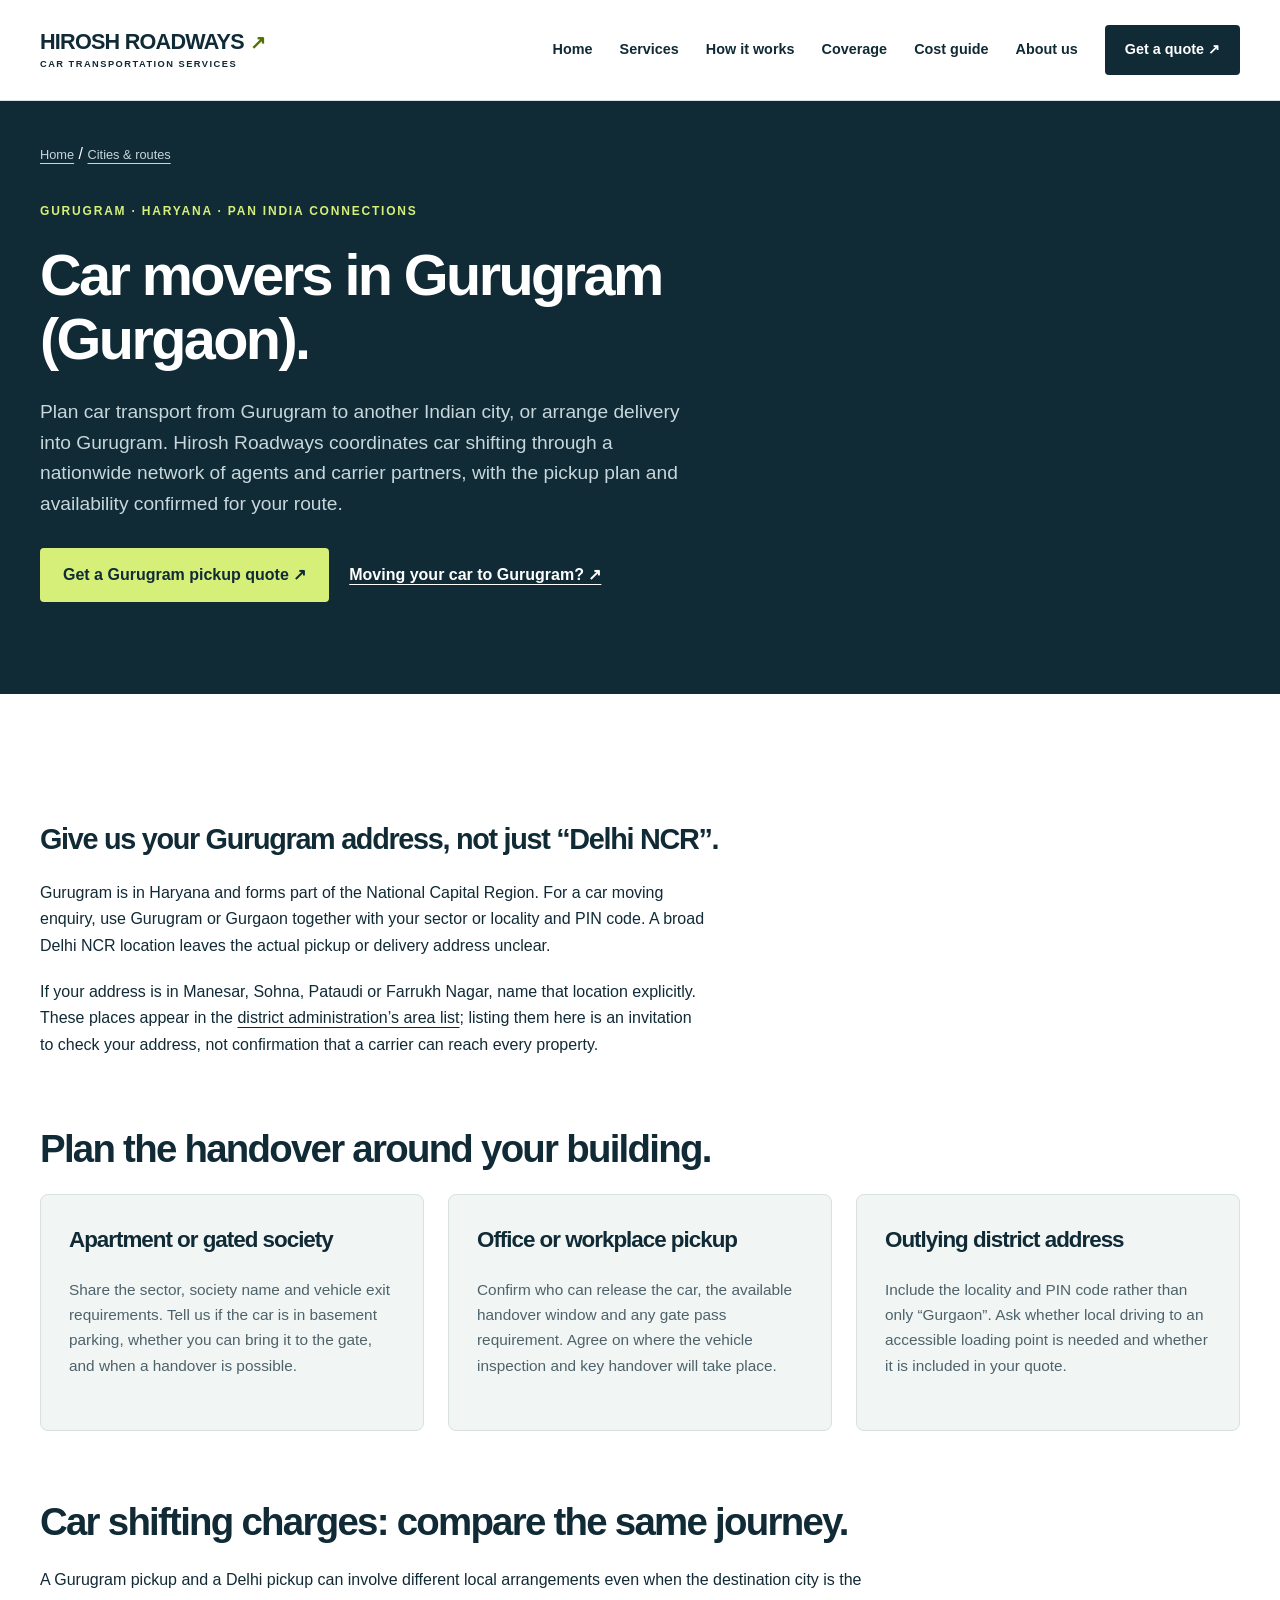
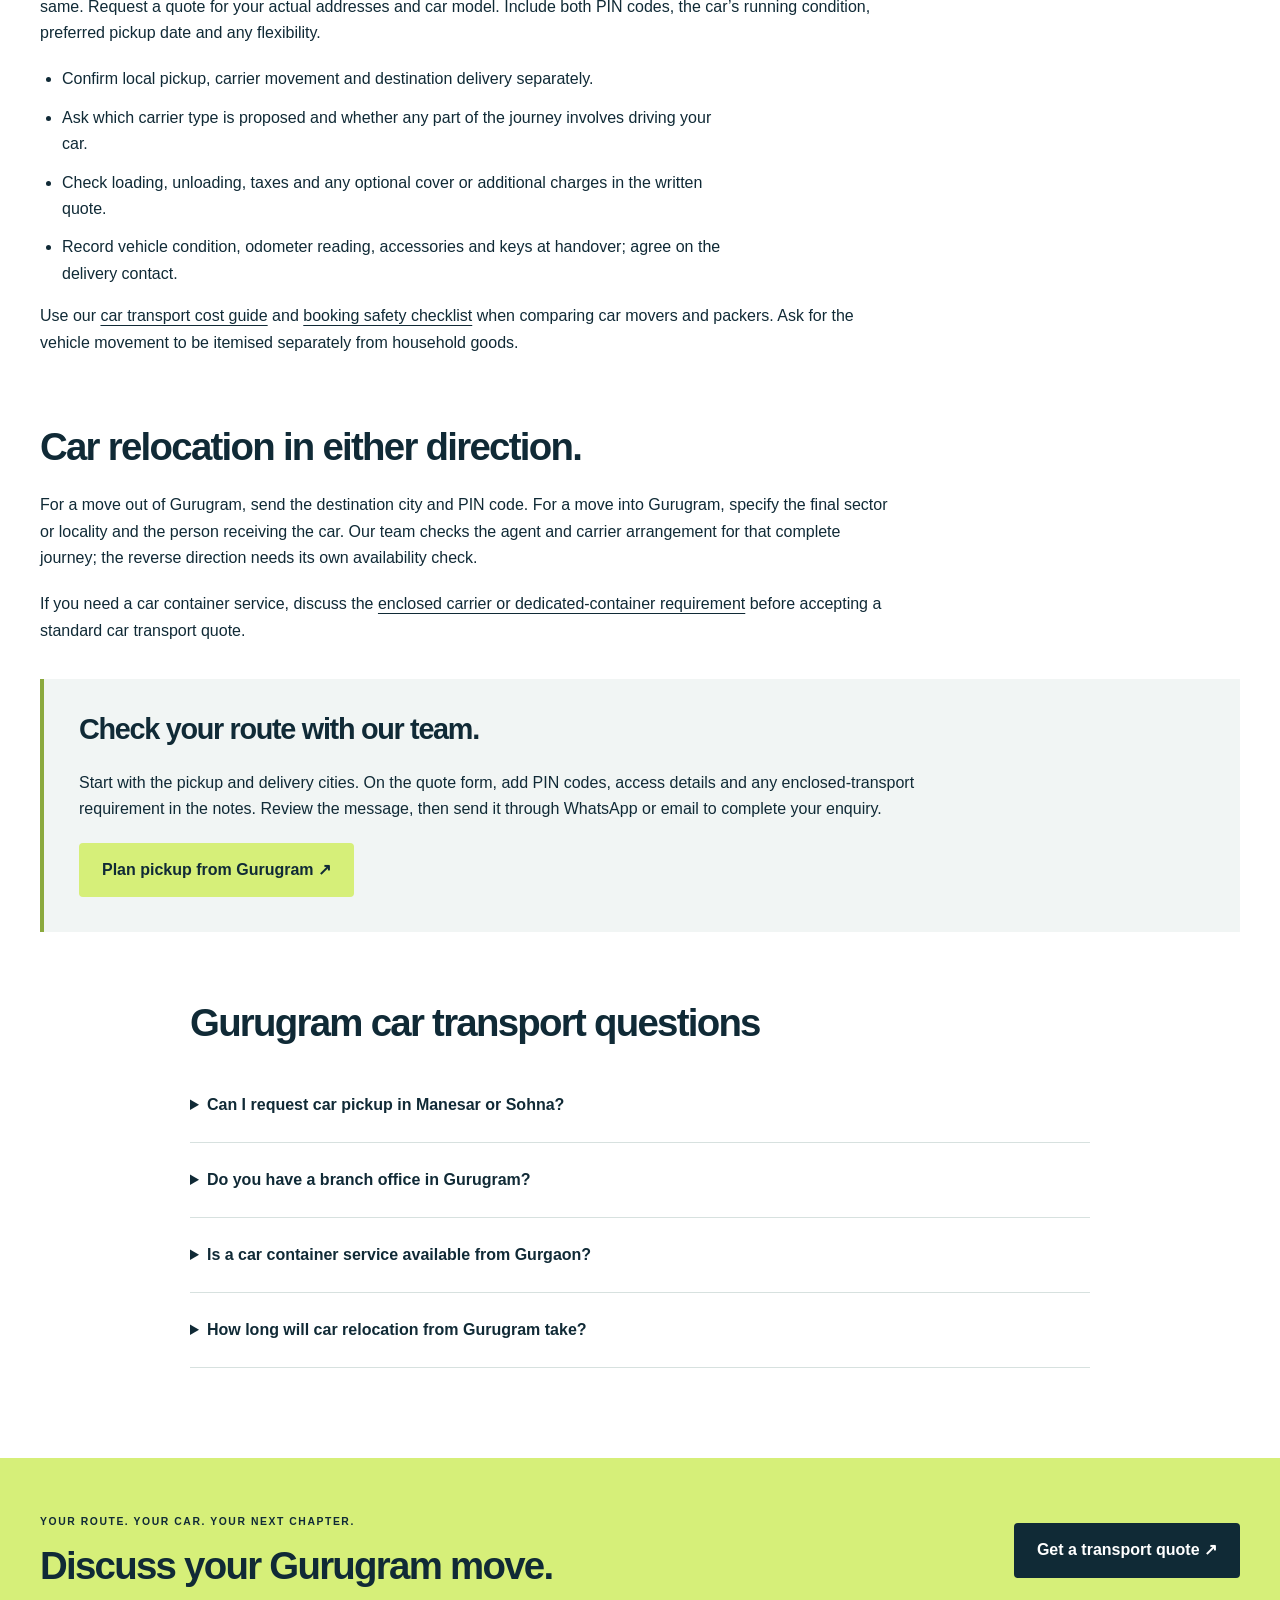
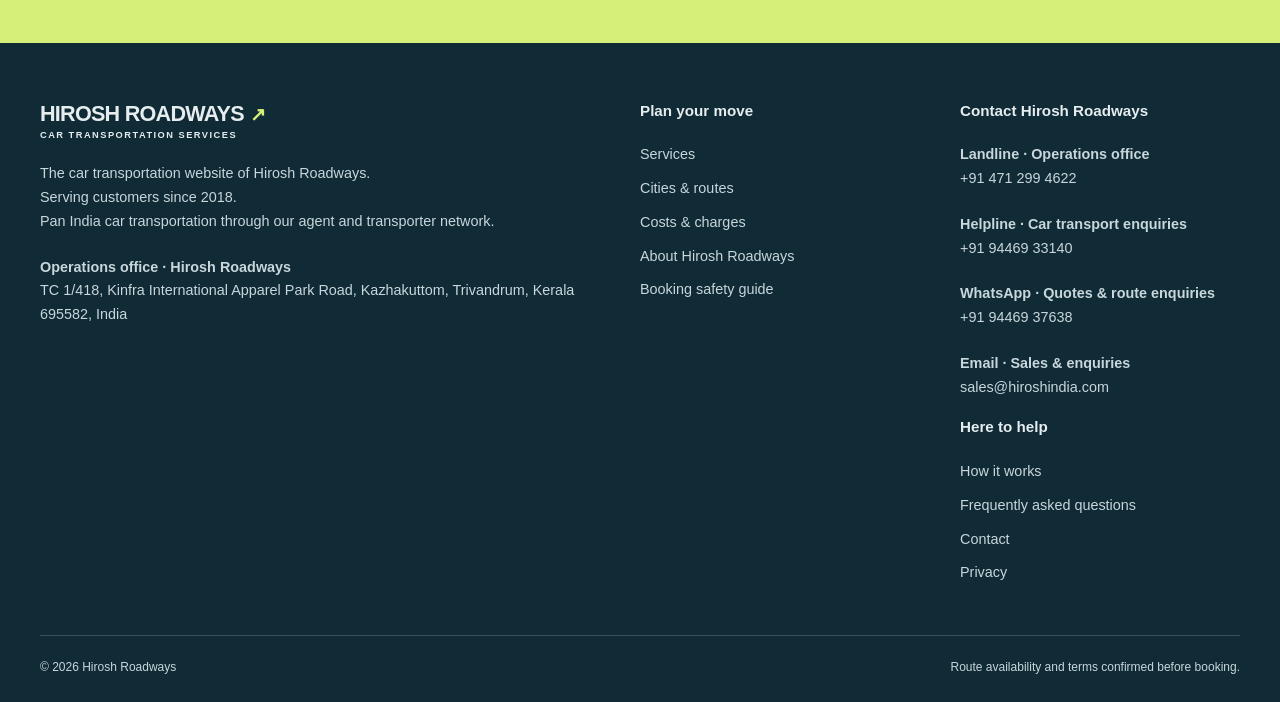
<file: car-transport-gurugram/index.html>
<!doctype html><html lang="en-IN"><head><meta charset="utf-8"><meta name="viewport" content="width=device-width,initial-scale=1"><title>Car Movers in Gurugram (Gurgaon) | Hirosh Roadways</title><meta name="description" content="Plan car transport to or from Gurugram (Gurgaon). Check pickup access, carrier options and car shifting charges with Hirosh Roadways’ nationwide partner network."><link rel="canonical" href="https://hiroshcartransport.com/car-transport-gurugram/"><meta property="og:type" content="website"><meta property="og:locale" content="en_IN"><meta property="og:site_name" content="Hirosh Roadways"><meta property="og:title" content="Car Movers in Gurugram (Gurgaon) | Hirosh Roadways"><meta property="og:description" content="Plan car transport to or from Gurugram (Gurgaon). Check pickup access, carrier options and car shifting charges with Hirosh Roadways’ nationwide partner network."><meta property="og:url" content="https://hiroshcartransport.com/car-transport-gurugram/"><meta property="og:image" content="https://hiroshcartransport.com/assets/car-carrier-hero.webp"><meta property="og:image:alt" content="Illustrative car carrier image"><meta name="twitter:card" content="summary_large_image"><meta name="theme-color" content="#102a36"><link rel="icon" href="/assets/favicon.svg" type="image/svg+xml"><link rel="stylesheet" href="/assets/site.css"><script type="application/ld+json">{"@context":"https://schema.org","@graph":[{"@type":"Organization","@id":"https://hiroshcartransport.com/#organization","name":"Hirosh Roadways","url":"https://hiroshcartransport.com","address":{"@type":"PostalAddress","streetAddress":"TC 1/418, Kinfra International Apparel Park Road, Kazhakuttom","addressLocality":"Thiruvananthapuram","addressRegion":"Kerala","postalCode":"695582","addressCountry":"IN"},"telephone":"+919446933140","contactPoint":[{"@type":"ContactPoint","telephone":"+919446933140","contactType":"customer service","areaServed":"IN"},{"@type":"ContactPoint","telephone":"+914712994622","contactType":"operations office","email":"sales@hiroshindia.com"}],"email":"sales@hiroshindia.com"},{"@type":"WebSite","@id":"https://hiroshcartransport.com/#website","url":"https://hiroshcartransport.com","name":"Hirosh Roadways","publisher":{"@id":"https://hiroshcartransport.com/#organization"}},{"@type":"WebPage","@id":"https://hiroshcartransport.com/car-transport-gurugram/#webpage","url":"https://hiroshcartransport.com/car-transport-gurugram/","name":"Car Movers in Gurugram (Gurgaon) | Hirosh Roadways","description":"Plan car transport to or from Gurugram (Gurgaon). Check pickup access, carrier options and car shifting charges with Hirosh Roadways’ nationwide partner network.","isPartOf":{"@id":"https://hiroshcartransport.com/#website"}},{"@type":"BreadcrumbList","itemListElement":[{"@type":"ListItem","position":1,"name":"Home","item":"https://hiroshcartransport.com/"},{"@type":"ListItem","position":2,"name":"Cities & routes","item":"https://hiroshcartransport.com/coverage/"},{"@type":"ListItem","position":3,"name":"Gurugram car transport","item":"https://hiroshcartransport.com/car-transport-gurugram/"}]},{"@type":"FAQPage","@id":"https://hiroshcartransport.com/car-transport-gurugram/#faq","mainEntity":[{"@type":"Question","name":"Can I request car pickup in Manesar or Sohna?","acceptedAnswer":{"@type":"Answer","text":"Yes, send an enquiry with the exact locality and PIN code. Manesar and Sohna are distinct locations within Gurugram district; a Gurugram city quote should not be assumed to include either. Our team confirms pickup access, local movement and charges for your address."}},{"@type":"Question","name":"Do you have a branch office in Gurugram?","acceptedAnswer":{"@type":"Answer","text":"Our operations office is in Trivandrum, Kerala. Gurugram enquiries are coordinated through our agent and transporter network. Confirm the pickup contact and agreed handover location with our team before sending the car."}},{"@type":"Question","name":"Is a car container service available from Gurgaon?","acceptedAnswer":{"@type":"Answer","text":"Ask for a route-specific check. Tell us whether you need enclosed transport or a dedicated container, and ask the team to confirm the actual vehicle type, loading method and availability in writing. A standard carrier quote does not automatically include a container."}},{"@type":"Question","name":"How long will car relocation from Gurugram take?","acceptedAnswer":{"@type":"Answer","text":"The schedule depends on the destination, pickup arrangement, carrier space and your dates. Request separate estimates for local pickup, carrier departure and destination delivery before booking. No fixed transit time applies to every route."}}]}]}</script><script src="/assets/site.js" defer></script></head><body><a class="skip" href="#main">Skip to content</a><header><div class="wrap header-inner"><a class="brand" href="/" aria-label="Hirosh Roadways home"><strong>HIROSH ROADWAYS<span aria-hidden="true">↗</span></strong><span>CAR TRANSPORTATION SERVICES</span></a><button class="menu-toggle" type="button" aria-expanded="false" aria-controls="main-nav" hidden>Menu</button><nav id="main-nav" aria-label="Main navigation"><a href="/" >Home</a><a href="/services/">Services</a><a href="/how-it-works/" >How it works</a><a href="/coverage/" >Coverage</a><a href="/car-transport-cost/" >Cost guide</a><a href="/about/" >About us</a><a class="nav-quote" href="/quote/">Get a quote ↗</a></nav></div></header><main id="main"><section class="page-intro"><div class="wrap"><a class="breadcrumb" href="/">Home</a> <span aria-hidden="true">/</span> <a class="breadcrumb" href="/coverage/">Cities &amp; routes</a><p class="eyebrow">GURUGRAM · HARYANA · PAN INDIA CONNECTIONS</p><h1>Car movers in Gurugram (Gurgaon).</h1><p class="lead">Plan car transport from Gurugram to another Indian city, or arrange delivery into Gurugram. Hirosh Roadways coordinates car shifting through a nationwide network of agents and carrier partners, with the pickup plan and availability confirmed for your route.</p><div class="actions"><a class="button" href="/quote/?from=Gurugram%20(Gurgaon)">Get a Gurugram pickup quote ↗</a><a class="text-link" href="/quote/?to=Gurugram%20(Gurgaon)">Moving your car to Gurugram? ↗</a></div></div></section>
<div class="wrap section"><section class="prose"><h2>Give us your Gurugram address, not just “Delhi NCR”.</h2><p>Gurugram is in Haryana and forms part of the National Capital Region. For a car moving enquiry, use Gurugram or Gurgaon together with your sector or locality and PIN code. A broad Delhi NCR location leaves the actual pickup or delivery address unclear.</p><p>If your address is in Manesar, Sohna, Pataudi or Farrukh Nagar, name that location explicitly. These places appear in the <a href="https://gurugram.gov.in/about-district/administrative-setup/">district administration’s area list</a>; listing them here is an invitation to check your address, not confirmation that a carrier can reach every property.</p></section>
<section class="article-section"><h2>Plan the handover around your building.</h2><div class="cards"><article><h3>Apartment or gated society</h3><p>Share the sector, society name and vehicle exit requirements. Tell us if the car is in basement parking, whether you can bring it to the gate, and when a handover is possible.</p></article><article><h3>Office or workplace pickup</h3><p>Confirm who can release the car, the available handover window and any gate pass requirement. Agree on where the vehicle inspection and key handover will take place.</p></article><article><h3>Outlying district address</h3><p>Include the locality and PIN code rather than only “Gurgaon”. Ask whether local driving to an accessible loading point is needed and whether it is included in your quote.</p></article></div></section>
<section class="article-section"><h2>Car shifting charges: compare the same journey.</h2><p>A Gurugram pickup and a Delhi pickup can involve different local arrangements even when the destination city is the same. Request a quote for your actual addresses and car model. Include both PIN codes, the car’s running condition, preferred pickup date and any flexibility.</p><ul><li>Confirm local pickup, carrier movement and destination delivery separately.</li><li>Ask which carrier type is proposed and whether any part of the journey involves driving your car.</li><li>Check loading, unloading, taxes and any optional cover or additional charges in the written quote.</li><li>Record vehicle condition, odometer reading, accessories and keys at handover; agree on the delivery contact.</li></ul><p>Use our <a href="/car-transport-cost/">car transport cost guide</a> and <a href="/car-transport-safety/">booking safety checklist</a> when comparing car movers and packers. Ask for the vehicle movement to be itemised separately from household goods.</p></section>
<section class="article-section"><h2>Car relocation in either direction.</h2><p>For a move out of Gurugram, send the destination city and PIN code. For a move into Gurugram, specify the final sector or locality and the person receiving the car. Our team checks the agent and carrier arrangement for that complete journey; the reverse direction needs its own availability check.</p><p>If you need a car container service, discuss the <a href="/services/#container">enclosed carrier or dedicated-container requirement</a> before accepting a standard car transport quote.</p><div class="callout"><h2>Check your route with our team.</h2><p>Start with the pickup and delivery cities. On the quote form, add PIN codes, access details and any enclosed-transport requirement in the notes. Review the message, then send it through WhatsApp or email to complete your enquiry.</p><a class="button" href="/quote/?from=Gurugram%20(Gurgaon)">Plan pickup from Gurugram ↗</a></div></section>
<section class="article-section faq-wide"><h2>Gurugram car transport questions</h2><details><summary>Can I request car pickup in Manesar or Sohna?</summary><p>Yes, send an enquiry with the exact locality and PIN code. Manesar and Sohna are distinct locations within Gurugram district; a Gurugram city quote should not be assumed to include either. Our team confirms pickup access, local movement and charges for your address.</p></details><details><summary>Do you have a branch office in Gurugram?</summary><p>Our operations office is in Trivandrum, Kerala. Gurugram enquiries are coordinated through our agent and transporter network. Confirm the pickup contact and agreed handover location with our team before sending the car.</p></details><details><summary>Is a car container service available from Gurgaon?</summary><p>Ask for a route-specific check. Tell us whether you need enclosed transport or a dedicated container, and ask the team to confirm the actual vehicle type, loading method and availability in writing. A standard carrier quote does not automatically include a container.</p></details><details><summary>How long will car relocation from Gurugram take?</summary><p>The schedule depends on the destination, pickup arrangement, carrier space and your dates. Request separate estimates for local pickup, carrier departure and destination delivery before booking. No fixed transit time applies to every route.</p></details></section></div><section class="closing"><div class="wrap"><div><p class="eyebrow">YOUR ROUTE. YOUR CAR. YOUR NEXT CHAPTER.</p><h2>Discuss your Gurugram move.</h2></div><a class="button" href="/quote/?from=Gurugram%20(Gurgaon)">Get a transport quote ↗</a></div></section></main><footer><div class="wrap footer-grid"><div><a class="brand" href="/"><strong>HIROSH ROADWAYS<span aria-hidden="true">↗</span></strong><span>CAR TRANSPORTATION SERVICES</span></a><p>The car transportation website of Hirosh Roadways.<br>Serving customers since 2018.<br>Pan India car transportation through our agent and transporter network.</p><p><strong>Operations office · Hirosh Roadways</strong><br>TC 1/418, Kinfra International Apparel Park Road, Kazhakuttom, Trivandrum, Kerala 695582, India</p></div><div><h2>Plan your move</h2><a href="/services/">Services</a><a href="/coverage/">Cities & routes</a><a href="/car-transport-cost/">Costs & charges</a><a href="/about/">About Hirosh Roadways</a><a href="/car-transport-safety/">Booking safety guide</a></div><div><h2>Contact Hirosh Roadways</h2><div class="contact-details"><p><strong>Landline · Operations office</strong><br><a href="tel:+914712994622">+91 471 299 4622</a></p><p><strong>Helpline · Car transport enquiries</strong><br><a href="tel:+919446933140">+91 94469 33140</a></p><p><strong>WhatsApp · Quotes & route enquiries</strong><br><a href="https://wa.me/919446937638">+91 94469 37638</a></p><p><strong>Email · Sales & enquiries</strong><br><a href="mailto:sales@hiroshindia.com">sales@hiroshindia.com</a></p></div><h2>Here to help</h2><a href="/how-it-works/">How it works</a><a href="/faq/">Frequently asked questions</a><a href="/contact/">Contact</a><a href="/privacy/">Privacy</a></div></div><div class="wrap footer-bottom"><span>© 2026 Hirosh Roadways</span><span>Route availability and terms confirmed before booking.</span></div></footer><div class="mobile-cta" aria-label="Enquiry options"><a href="tel:+919446933140">Call</a><a href="https://wa.me/919446937638">WhatsApp</a><a href="/quote/">Get a quote ↗</a></div></body></html>
</file>
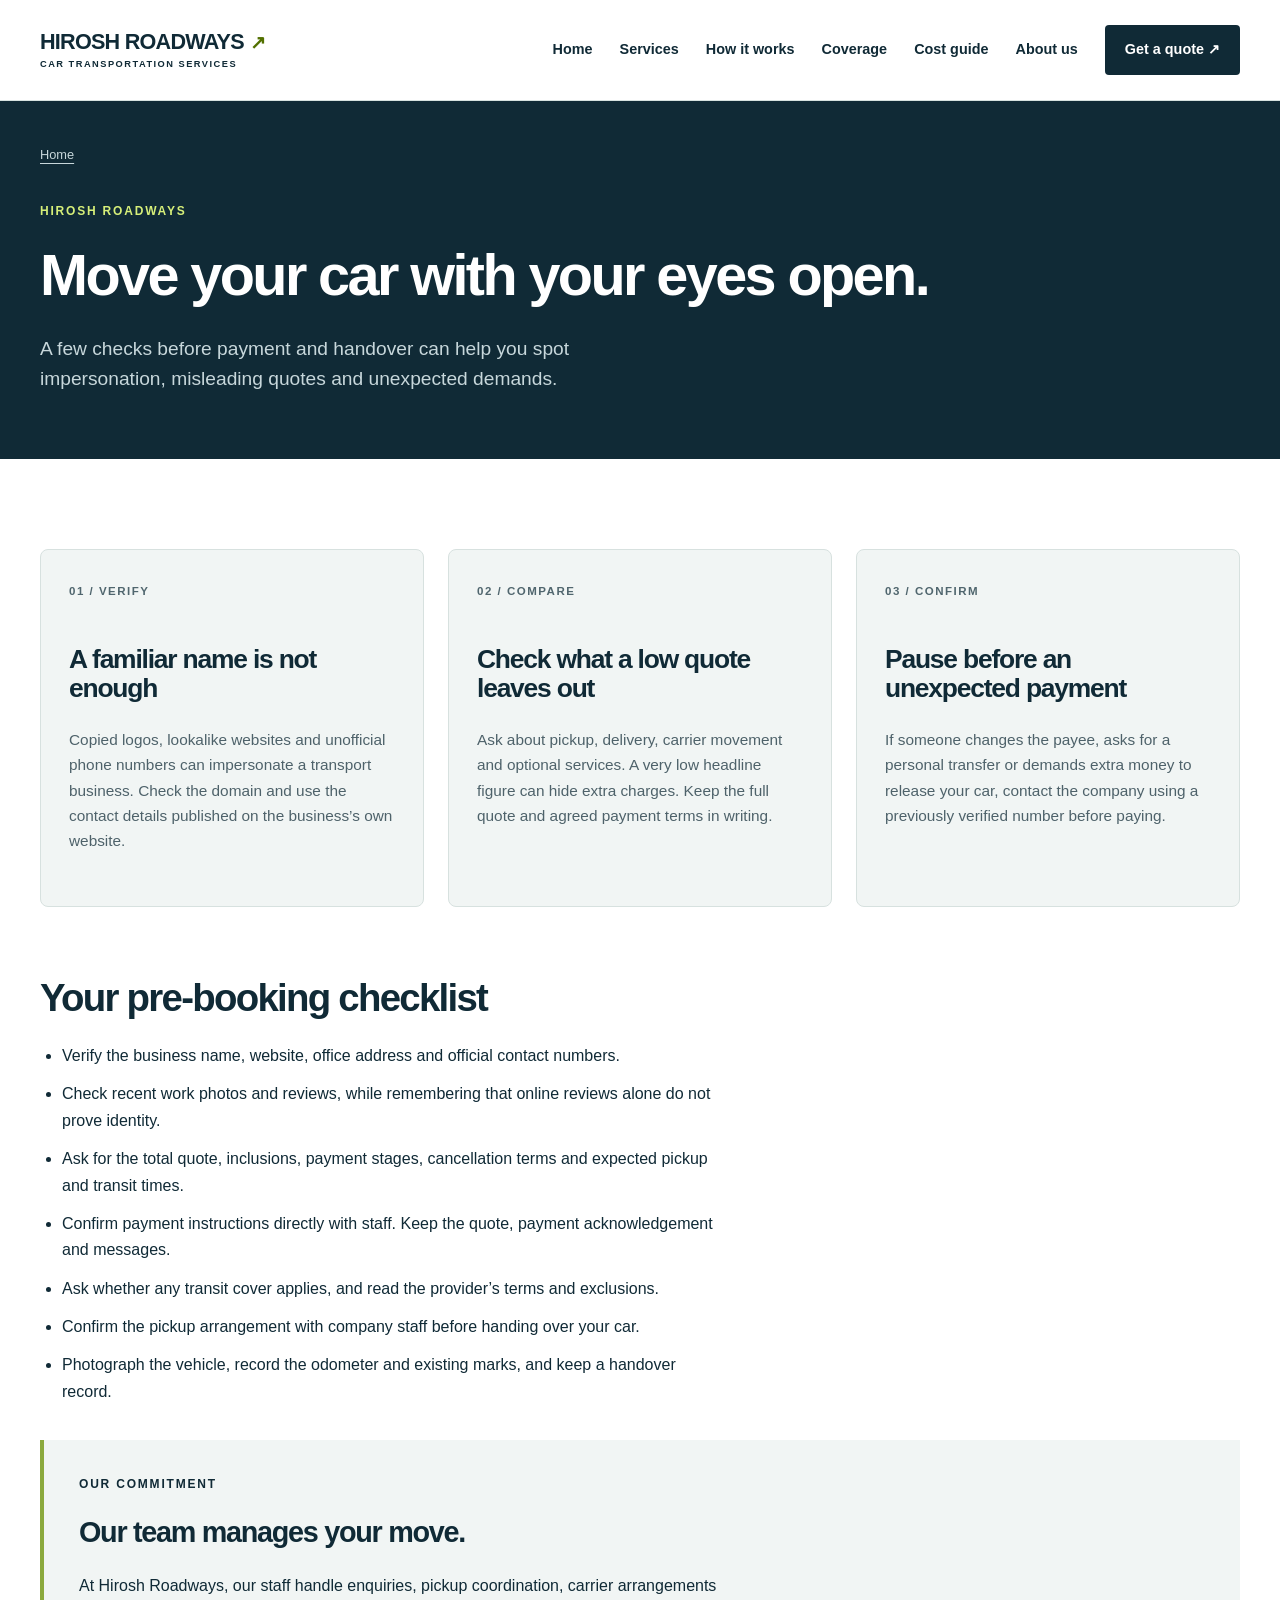
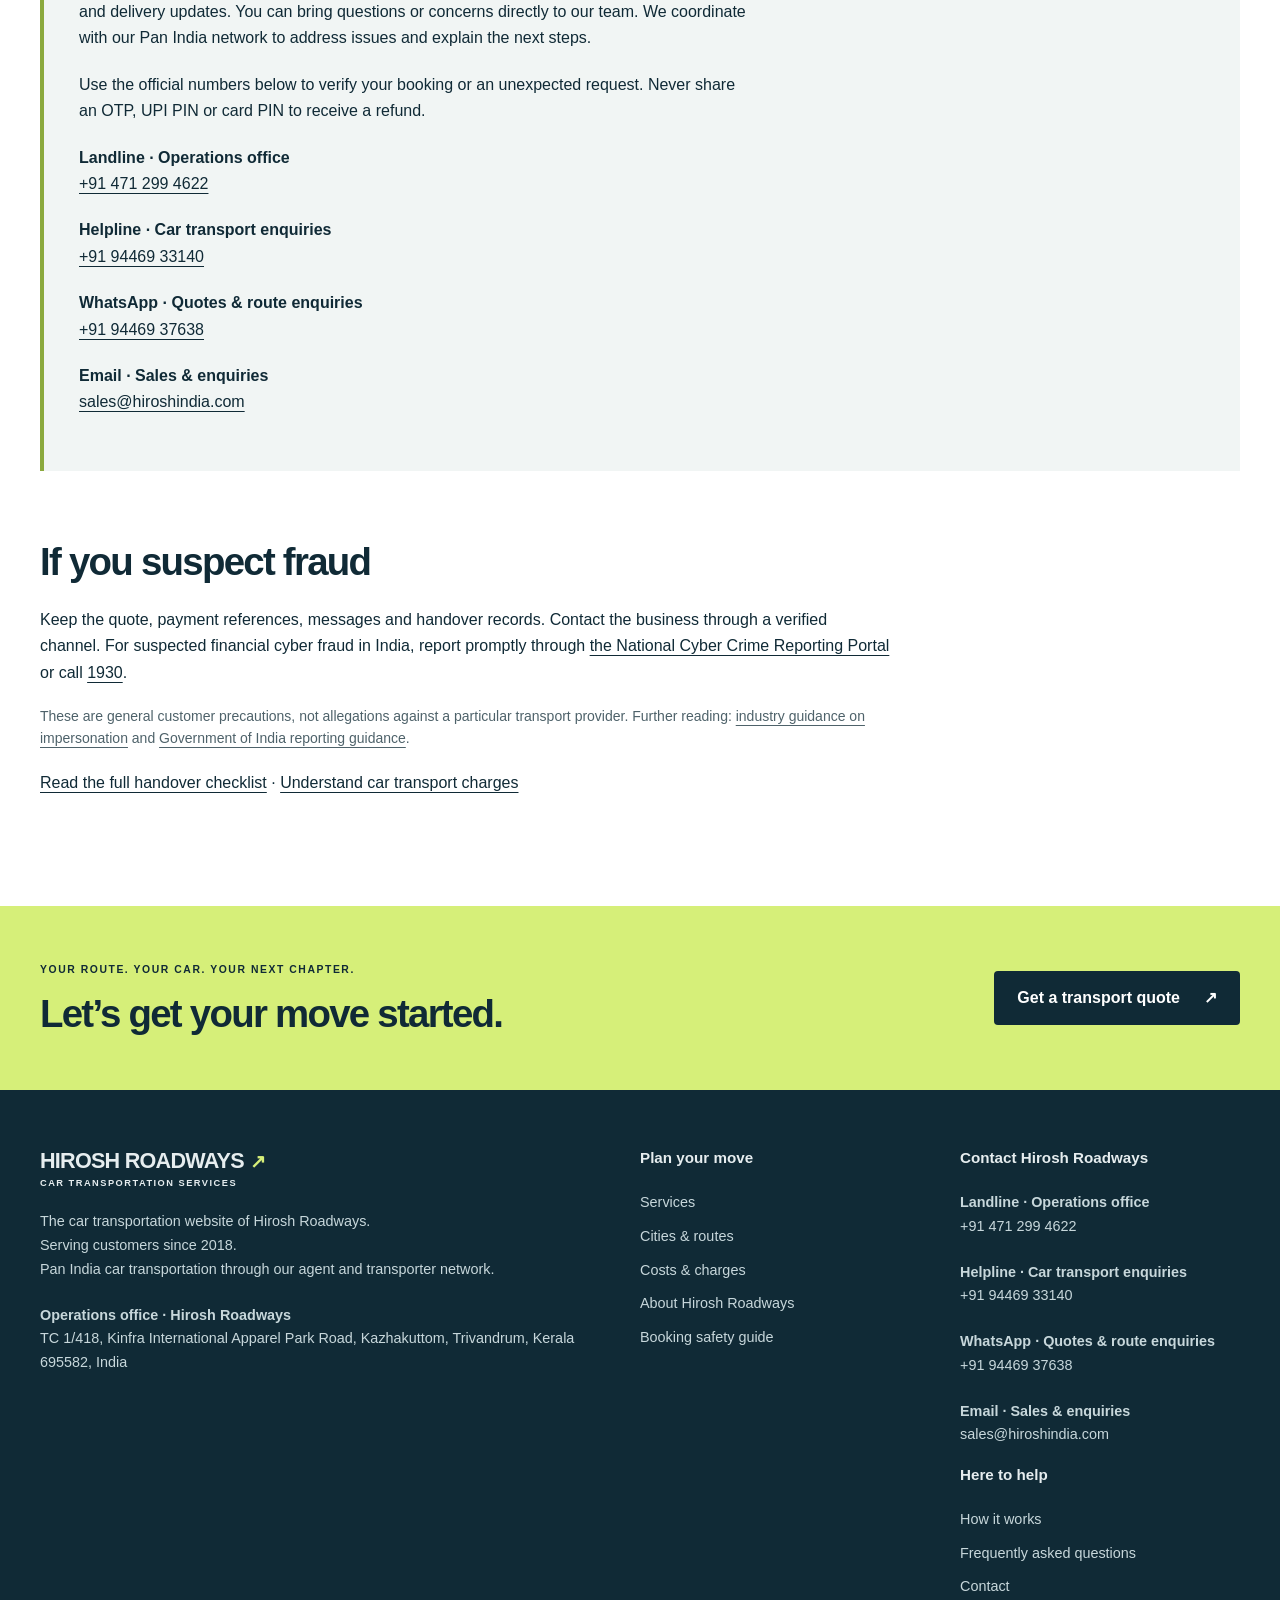
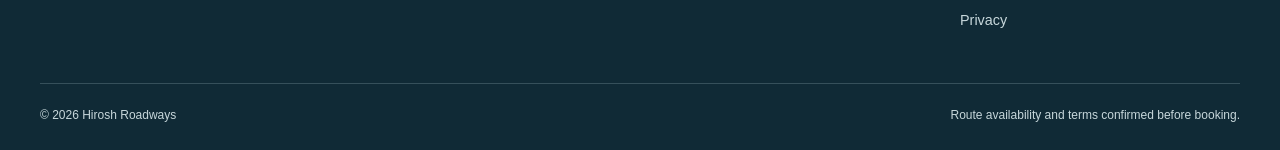
<file: car-transport-safety/index.html>
<!doctype html><html lang="en-IN"><head><meta charset="utf-8"><meta name="viewport" content="width=device-width,initial-scale=1"><title>Car Transport Booking Safety: Avoid Common Scams | Hirosh Roadways</title><meta name="description" content="Know common car transport fraud warning signs. Check company contacts, quotes, payment details and vehicle handover records before you book a car move."><link rel="canonical" href="https://hiroshcartransport.com/car-transport-safety/"><meta property="og:type" content="website"><meta property="og:locale" content="en_IN"><meta property="og:site_name" content="Hirosh Roadways"><meta property="og:title" content="Car Transport Booking Safety: Avoid Common Scams | Hirosh Roadways"><meta property="og:description" content="Know common car transport fraud warning signs. Check company contacts, quotes, payment details and vehicle handover records before you book a car move."><meta property="og:url" content="https://hiroshcartransport.com/car-transport-safety/"><meta property="og:image" content="https://hiroshcartransport.com/assets/car-carrier-hero.webp"><meta property="og:image:alt" content="Illustrative car carrier image"><meta name="twitter:card" content="summary_large_image"><meta name="theme-color" content="#102a36"><link rel="icon" href="/assets/favicon.svg" type="image/svg+xml"><link rel="stylesheet" href="/assets/site.css"><script type="application/ld+json">{"@context":"https://schema.org","@graph":[{"@type":"Organization","@id":"https://hiroshcartransport.com/#organization","name":"Hirosh Roadways","url":"https://hiroshcartransport.com","address":{"@type":"PostalAddress","streetAddress":"TC 1/418, Kinfra International Apparel Park Road, Kazhakuttom","addressLocality":"Thiruvananthapuram","addressRegion":"Kerala","postalCode":"695582","addressCountry":"IN"},"telephone":"+919446933140","contactPoint":[{"@type":"ContactPoint","telephone":"+919446933140","contactType":"customer service","areaServed":"IN"},{"@type":"ContactPoint","telephone":"+914712994622","contactType":"operations office","email":"sales@hiroshindia.com"}],"email":"sales@hiroshindia.com"},{"@type":"WebSite","@id":"https://hiroshcartransport.com/#website","url":"https://hiroshcartransport.com","name":"Hirosh Roadways","publisher":{"@id":"https://hiroshcartransport.com/#organization"}},{"@type":"WebPage","@id":"https://hiroshcartransport.com/car-transport-safety/#webpage","url":"https://hiroshcartransport.com/car-transport-safety/","name":"Car Transport Booking Safety: Avoid Common Scams | Hirosh Roadways","description":"Know common car transport fraud warning signs. Check company contacts, quotes, payment details and vehicle handover records before you book a car move.","isPartOf":{"@id":"https://hiroshcartransport.com/#website"}},{"@type":"BreadcrumbList","itemListElement":[{"@type":"ListItem","position":1,"name":"Home","item":"https://hiroshcartransport.com/"},{"@type":"ListItem","position":2,"name":"Move your car with your eyes open.","item":"https://hiroshcartransport.com/car-transport-safety/"}]}]}</script><script src="/assets/site.js" defer></script></head><body><a class="skip" href="#main">Skip to content</a><header><div class="wrap header-inner"><a class="brand" href="/" aria-label="Hirosh Roadways home"><strong>HIROSH ROADWAYS<span aria-hidden="true">↗</span></strong><span>CAR TRANSPORTATION SERVICES</span></a><button class="menu-toggle" type="button" aria-expanded="false" aria-controls="main-nav" hidden>Menu</button><nav id="main-nav" aria-label="Main navigation"><a href="/" >Home</a><a href="/services/" >Services</a><a href="/how-it-works/" >How it works</a><a href="/coverage/" >Coverage</a><a href="/car-transport-cost/" >Cost guide</a><a href="/about/" >About us</a><a class="nav-quote" href="/quote/">Get a quote ↗</a></nav></div></header><main id="main"><section class="page-intro"><div class="wrap"><a class="breadcrumb" href="/">Home</a><p class="eyebrow">HIROSH ROADWAYS</p><h1>Move your car with your eyes open.</h1><p class="lead">A few checks before payment and handover can help you spot impersonation, misleading quotes and unexpected demands.</p></div></section><div class="wrap section"><div class="cards"><article><span class="index">01 / VERIFY</span><h2>A familiar name is not enough</h2><p>Copied logos, lookalike websites and unofficial phone numbers can impersonate a transport business. Check the domain and use the contact details published on the business’s own website.</p></article><article><span class="index">02 / COMPARE</span><h2>Check what a low quote leaves out</h2><p>Ask about pickup, delivery, carrier movement and optional services. A very low headline figure can hide extra charges. Keep the full quote and agreed payment terms in writing.</p></article><article><span class="index">03 / CONFIRM</span><h2>Pause before an unexpected payment</h2><p>If someone changes the payee, asks for a personal transfer or demands extra money to release your car, contact the company using a previously verified number before paying.</p></article></div><section class="article-section"><h2>Your pre-booking checklist</h2><ul><li>Verify the business name, website, office address and official contact numbers.</li><li>Check recent work photos and reviews, while remembering that online reviews alone do not prove identity.</li><li>Ask for the total quote, inclusions, payment stages, cancellation terms and expected pickup and transit times.</li><li>Confirm payment instructions directly with staff. Keep the quote, payment acknowledgement and messages.</li><li>Ask whether any transit cover applies, and read the provider’s terms and exclusions.</li><li>Confirm the pickup arrangement with company staff before handing over your car.</li><li>Photograph the vehicle, record the odometer and existing marks, and keep a handover record.</li></ul></section><div class="callout"><p class="eyebrow">OUR COMMITMENT</p><h2>Our team manages your move.</h2><p>At Hirosh Roadways, our staff handle enquiries, pickup coordination, carrier arrangements and delivery updates. You can bring questions or concerns directly to our team. We coordinate with our Pan India network to address issues and explain the next steps.</p><p>Use the official numbers below to verify your booking or an unexpected request. Never share an OTP, UPI PIN or card PIN to receive a refund.</p><div class="contact-details"><p><strong>Landline · Operations office</strong><br><a href="tel:+914712994622">+91 471 299 4622</a></p><p><strong>Helpline · Car transport enquiries</strong><br><a href="tel:+919446933140">+91 94469 33140</a></p><p><strong>WhatsApp · Quotes & route enquiries</strong><br><a href="https://wa.me/919446937638">+91 94469 37638</a></p><p><strong>Email · Sales & enquiries</strong><br><a href="mailto:sales@hiroshindia.com">sales@hiroshindia.com</a></p></div></div><section class="article-section"><h2>If you suspect fraud</h2><p>Keep the quote, payment references, messages and handover records. Contact the business through a verified channel. For suspected financial cyber fraud in India, report promptly through <a href="https://cybercrime.gov.in/">the National Cyber Crime Reporting Portal</a> or call <a href="tel:1930">1930</a>.</p><p class="small">These are general customer precautions, not allegations against a particular transport provider. Further reading: <a href="https://www.agarwalpackers.in/beware-of-fake">industry guidance on impersonation</a> and <a href="https://www.pib.gov.in/Pressreleaseshare.aspx?PRID=1814120&amp;lang=2&amp;reg=48">Government of India reporting guidance</a>.</p></section><p><a href="/how-it-works/">Read the full handover checklist</a> · <a href="/car-transport-cost/">Understand car transport charges</a></p></div><section class="closing"><div class="wrap"><div><p class="eyebrow">YOUR ROUTE. YOUR CAR. YOUR NEXT CHAPTER.</p><h2>Let’s get your move started.</h2></div><a class="button" href="/quote/">Get a transport quote<span aria-hidden="true">↗</span></a></div></section></main><footer><div class="wrap footer-grid"><div><a class="brand" href="/"><strong>HIROSH ROADWAYS<span aria-hidden="true">↗</span></strong><span>CAR TRANSPORTATION SERVICES</span></a><p>The car transportation website of Hirosh Roadways.<br>Serving customers since 2018.<br>Pan India car transportation through our agent and transporter network.</p><p><strong>Operations office · Hirosh Roadways</strong><br>TC 1/418, Kinfra International Apparel Park Road, Kazhakuttom, Trivandrum, Kerala 695582, India</p></div><div><h2>Plan your move</h2><a href="/services/">Services</a><a href="/coverage/">Cities & routes</a><a href="/car-transport-cost/">Costs & charges</a><a href="/about/">About Hirosh Roadways</a><a href="/car-transport-safety/">Booking safety guide</a></div><div><h2>Contact Hirosh Roadways</h2><div class="contact-details"><p><strong>Landline · Operations office</strong><br><a href="tel:+914712994622">+91 471 299 4622</a></p><p><strong>Helpline · Car transport enquiries</strong><br><a href="tel:+919446933140">+91 94469 33140</a></p><p><strong>WhatsApp · Quotes & route enquiries</strong><br><a href="https://wa.me/919446937638">+91 94469 37638</a></p><p><strong>Email · Sales & enquiries</strong><br><a href="mailto:sales@hiroshindia.com">sales@hiroshindia.com</a></p></div><h2>Here to help</h2><a href="/how-it-works/">How it works</a><a href="/faq/">Frequently asked questions</a><a href="/contact/">Contact</a><a href="/privacy/">Privacy</a></div></div><div class="wrap footer-bottom"><span>© 2026 Hirosh Roadways</span><span>Route availability and terms confirmed before booking.</span></div></footer><div class="mobile-cta" aria-label="Enquiry options"><a href="tel:+919446933140">Call</a><a href="https://wa.me/919446937638">WhatsApp</a><a href="/quote/">Get a quote ↗</a></div></body></html>
</file>
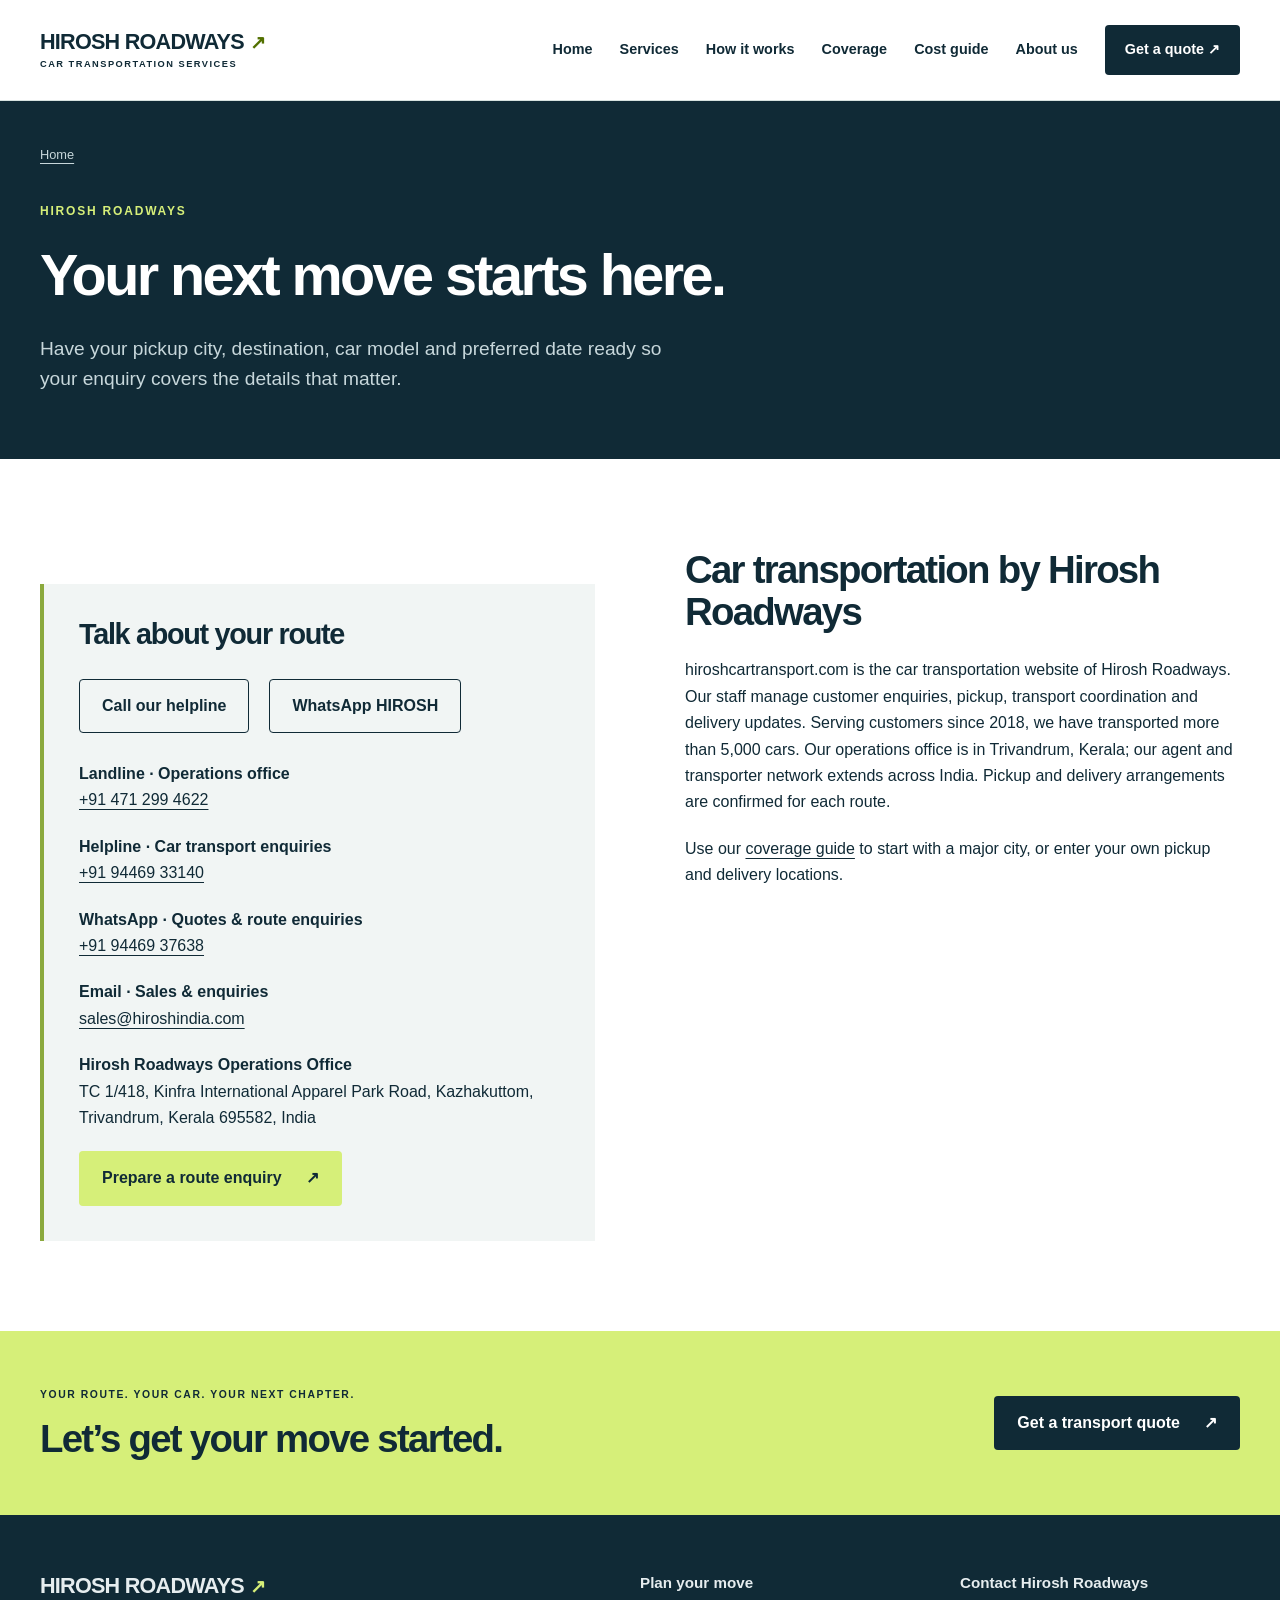
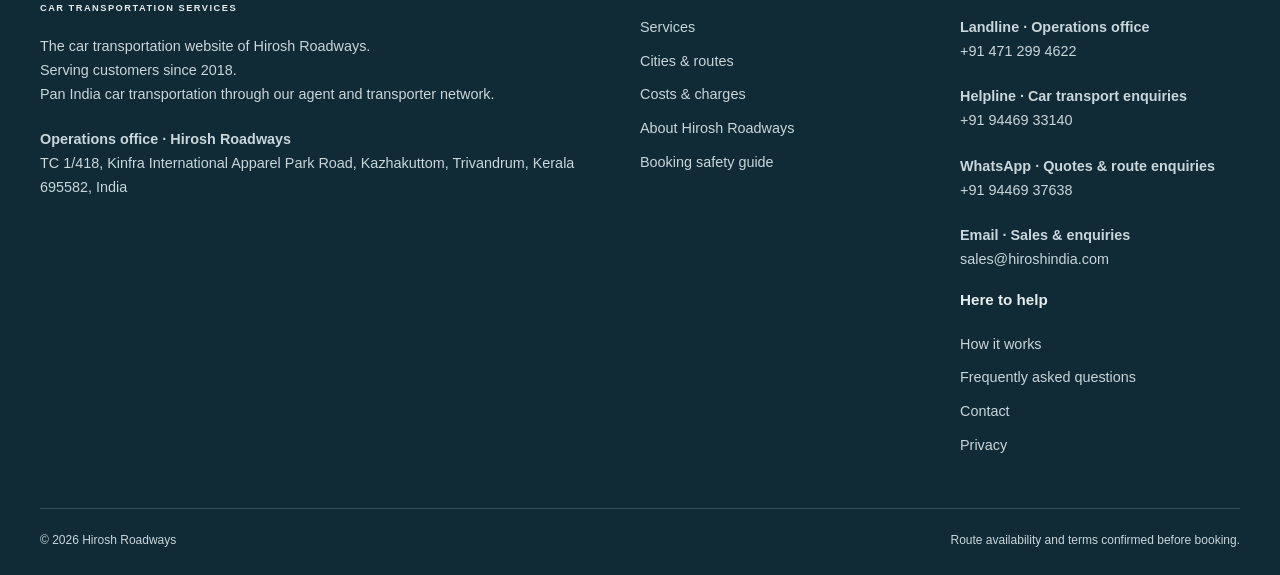
<file: contact/index.html>
<!doctype html><html lang="en-IN"><head><meta charset="utf-8"><meta name="viewport" content="width=device-width,initial-scale=1"><title>Contact Hirosh Roadways | Route &amp; Quote Enquiries</title><meta name="description" content="Contact Hirosh Roadways about car carrier availability, door-to-door pickup and car shifting quotes for your route across India."><link rel="canonical" href="https://hiroshcartransport.com/contact/"><meta property="og:type" content="website"><meta property="og:locale" content="en_IN"><meta property="og:site_name" content="Hirosh Roadways"><meta property="og:title" content="Contact Hirosh Roadways | Route &amp; Quote Enquiries"><meta property="og:description" content="Contact Hirosh Roadways about car carrier availability, door-to-door pickup and car shifting quotes for your route across India."><meta property="og:url" content="https://hiroshcartransport.com/contact/"><meta property="og:image" content="https://hiroshcartransport.com/assets/car-carrier-hero.webp"><meta property="og:image:alt" content="Illustrative car carrier image"><meta name="twitter:card" content="summary_large_image"><meta name="theme-color" content="#102a36"><link rel="icon" href="/assets/favicon.svg" type="image/svg+xml"><link rel="stylesheet" href="/assets/site.css"><script type="application/ld+json">{"@context":"https://schema.org","@graph":[{"@type":"Organization","@id":"https://hiroshcartransport.com/#organization","name":"Hirosh Roadways","url":"https://hiroshcartransport.com","address":{"@type":"PostalAddress","streetAddress":"TC 1/418, Kinfra International Apparel Park Road, Kazhakuttom","addressLocality":"Thiruvananthapuram","addressRegion":"Kerala","postalCode":"695582","addressCountry":"IN"},"telephone":"+919446933140","contactPoint":[{"@type":"ContactPoint","telephone":"+919446933140","contactType":"customer service","areaServed":"IN"},{"@type":"ContactPoint","telephone":"+914712994622","contactType":"operations office","email":"sales@hiroshindia.com"}],"email":"sales@hiroshindia.com"},{"@type":"WebSite","@id":"https://hiroshcartransport.com/#website","url":"https://hiroshcartransport.com","name":"Hirosh Roadways","publisher":{"@id":"https://hiroshcartransport.com/#organization"}},{"@type":"WebPage","@id":"https://hiroshcartransport.com/contact/#webpage","url":"https://hiroshcartransport.com/contact/","name":"Contact Hirosh Roadways | Route & Quote Enquiries","description":"Contact Hirosh Roadways about car carrier availability, door-to-door pickup and car shifting quotes for your route across India.","isPartOf":{"@id":"https://hiroshcartransport.com/#website"}},{"@type":"BreadcrumbList","itemListElement":[{"@type":"ListItem","position":1,"name":"Home","item":"https://hiroshcartransport.com/"},{"@type":"ListItem","position":2,"name":"Your next move starts here.","item":"https://hiroshcartransport.com/contact/"}]}]}</script><script src="/assets/site.js" defer></script></head><body><a class="skip" href="#main">Skip to content</a><header><div class="wrap header-inner"><a class="brand" href="/" aria-label="Hirosh Roadways home"><strong>HIROSH ROADWAYS<span aria-hidden="true">↗</span></strong><span>CAR TRANSPORTATION SERVICES</span></a><button class="menu-toggle" type="button" aria-expanded="false" aria-controls="main-nav" hidden>Menu</button><nav id="main-nav" aria-label="Main navigation"><a href="/" >Home</a><a href="/services/" >Services</a><a href="/how-it-works/" >How it works</a><a href="/coverage/" >Coverage</a><a href="/car-transport-cost/" >Cost guide</a><a href="/about/" >About us</a><a class="nav-quote" href="/quote/">Get a quote ↗</a></nav></div></header><main id="main"><section class="page-intro"><div class="wrap"><a class="breadcrumb" href="/">Home</a><p class="eyebrow">HIROSH ROADWAYS</p><h1>Your next move starts here.</h1><p class="lead">Have your pickup city, destination, car model and preferred date ready so your enquiry covers the details that matter.</p></div></section><div class="wrap section"><div class="split"><section class="callout"><h2>Talk about your route</h2><div class="actions"><a class="button outline" href="tel:+919446933140">Call our helpline</a><a class="button outline" href="https://wa.me/919446937638">WhatsApp HIROSH</a></div><div class="contact-details"><p><strong>Landline · Operations office</strong><br><a href="tel:+914712994622">+91 471 299 4622</a></p><p><strong>Helpline · Car transport enquiries</strong><br><a href="tel:+919446933140">+91 94469 33140</a></p><p><strong>WhatsApp · Quotes & route enquiries</strong><br><a href="https://wa.me/919446937638">+91 94469 37638</a></p><p><strong>Email · Sales & enquiries</strong><br><a href="mailto:sales@hiroshindia.com">sales@hiroshindia.com</a></p></div><p><strong>Hirosh Roadways Operations Office</strong><br>TC 1/418, Kinfra International Apparel Park Road, Kazhakuttom, Trivandrum, Kerala 695582, India</p><a class="button" href="/quote/">Prepare a route enquiry<span aria-hidden="true">↗</span></a></section><section><h2>Car transportation by Hirosh Roadways</h2><p>hiroshcartransport.com is the car transportation website of Hirosh Roadways. Our staff manage customer enquiries, pickup, transport coordination and delivery updates. Serving customers since 2018, we have transported more than 5,000 cars. Our operations office is in Trivandrum, Kerala; our agent and transporter network extends across India. Pickup and delivery arrangements are confirmed for each route.</p><p>Use our <a href="/coverage/">coverage guide</a> to start with a major city, or enter your own pickup and delivery locations.</p></section></div></div><section class="closing"><div class="wrap"><div><p class="eyebrow">YOUR ROUTE. YOUR CAR. YOUR NEXT CHAPTER.</p><h2>Let’s get your move started.</h2></div><a class="button" href="/quote/">Get a transport quote<span aria-hidden="true">↗</span></a></div></section></main><footer><div class="wrap footer-grid"><div><a class="brand" href="/"><strong>HIROSH ROADWAYS<span aria-hidden="true">↗</span></strong><span>CAR TRANSPORTATION SERVICES</span></a><p>The car transportation website of Hirosh Roadways.<br>Serving customers since 2018.<br>Pan India car transportation through our agent and transporter network.</p><p><strong>Operations office · Hirosh Roadways</strong><br>TC 1/418, Kinfra International Apparel Park Road, Kazhakuttom, Trivandrum, Kerala 695582, India</p></div><div><h2>Plan your move</h2><a href="/services/">Services</a><a href="/coverage/">Cities & routes</a><a href="/car-transport-cost/">Costs & charges</a><a href="/about/">About Hirosh Roadways</a><a href="/car-transport-safety/">Booking safety guide</a></div><div><h2>Contact Hirosh Roadways</h2><div class="contact-details"><p><strong>Landline · Operations office</strong><br><a href="tel:+914712994622">+91 471 299 4622</a></p><p><strong>Helpline · Car transport enquiries</strong><br><a href="tel:+919446933140">+91 94469 33140</a></p><p><strong>WhatsApp · Quotes & route enquiries</strong><br><a href="https://wa.me/919446937638">+91 94469 37638</a></p><p><strong>Email · Sales & enquiries</strong><br><a href="mailto:sales@hiroshindia.com">sales@hiroshindia.com</a></p></div><h2>Here to help</h2><a href="/how-it-works/">How it works</a><a href="/faq/">Frequently asked questions</a><a href="/contact/">Contact</a><a href="/privacy/">Privacy</a></div></div><div class="wrap footer-bottom"><span>© 2026 Hirosh Roadways</span><span>Route availability and terms confirmed before booking.</span></div></footer><div class="mobile-cta" aria-label="Enquiry options"><a href="tel:+919446933140">Call</a><a href="https://wa.me/919446937638">WhatsApp</a><a href="/quote/">Get a quote ↗</a></div></body></html>
</file>
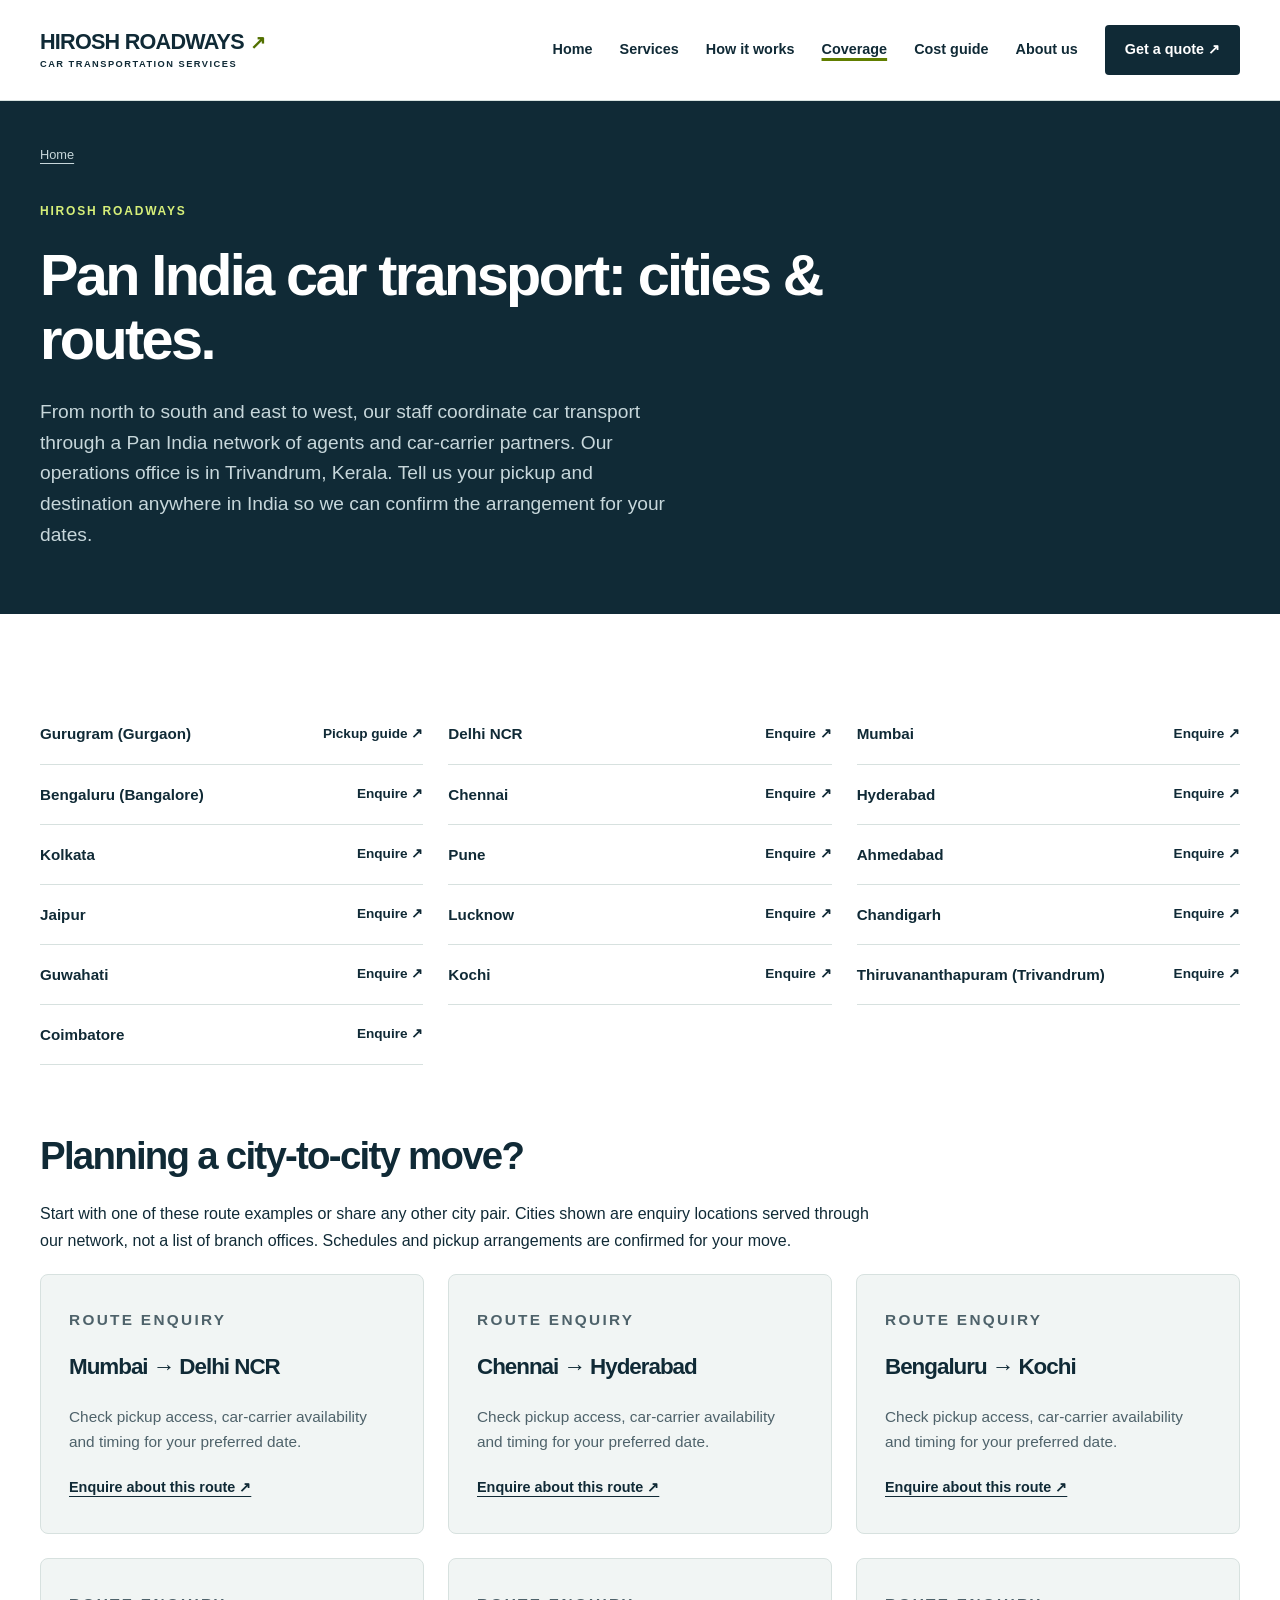
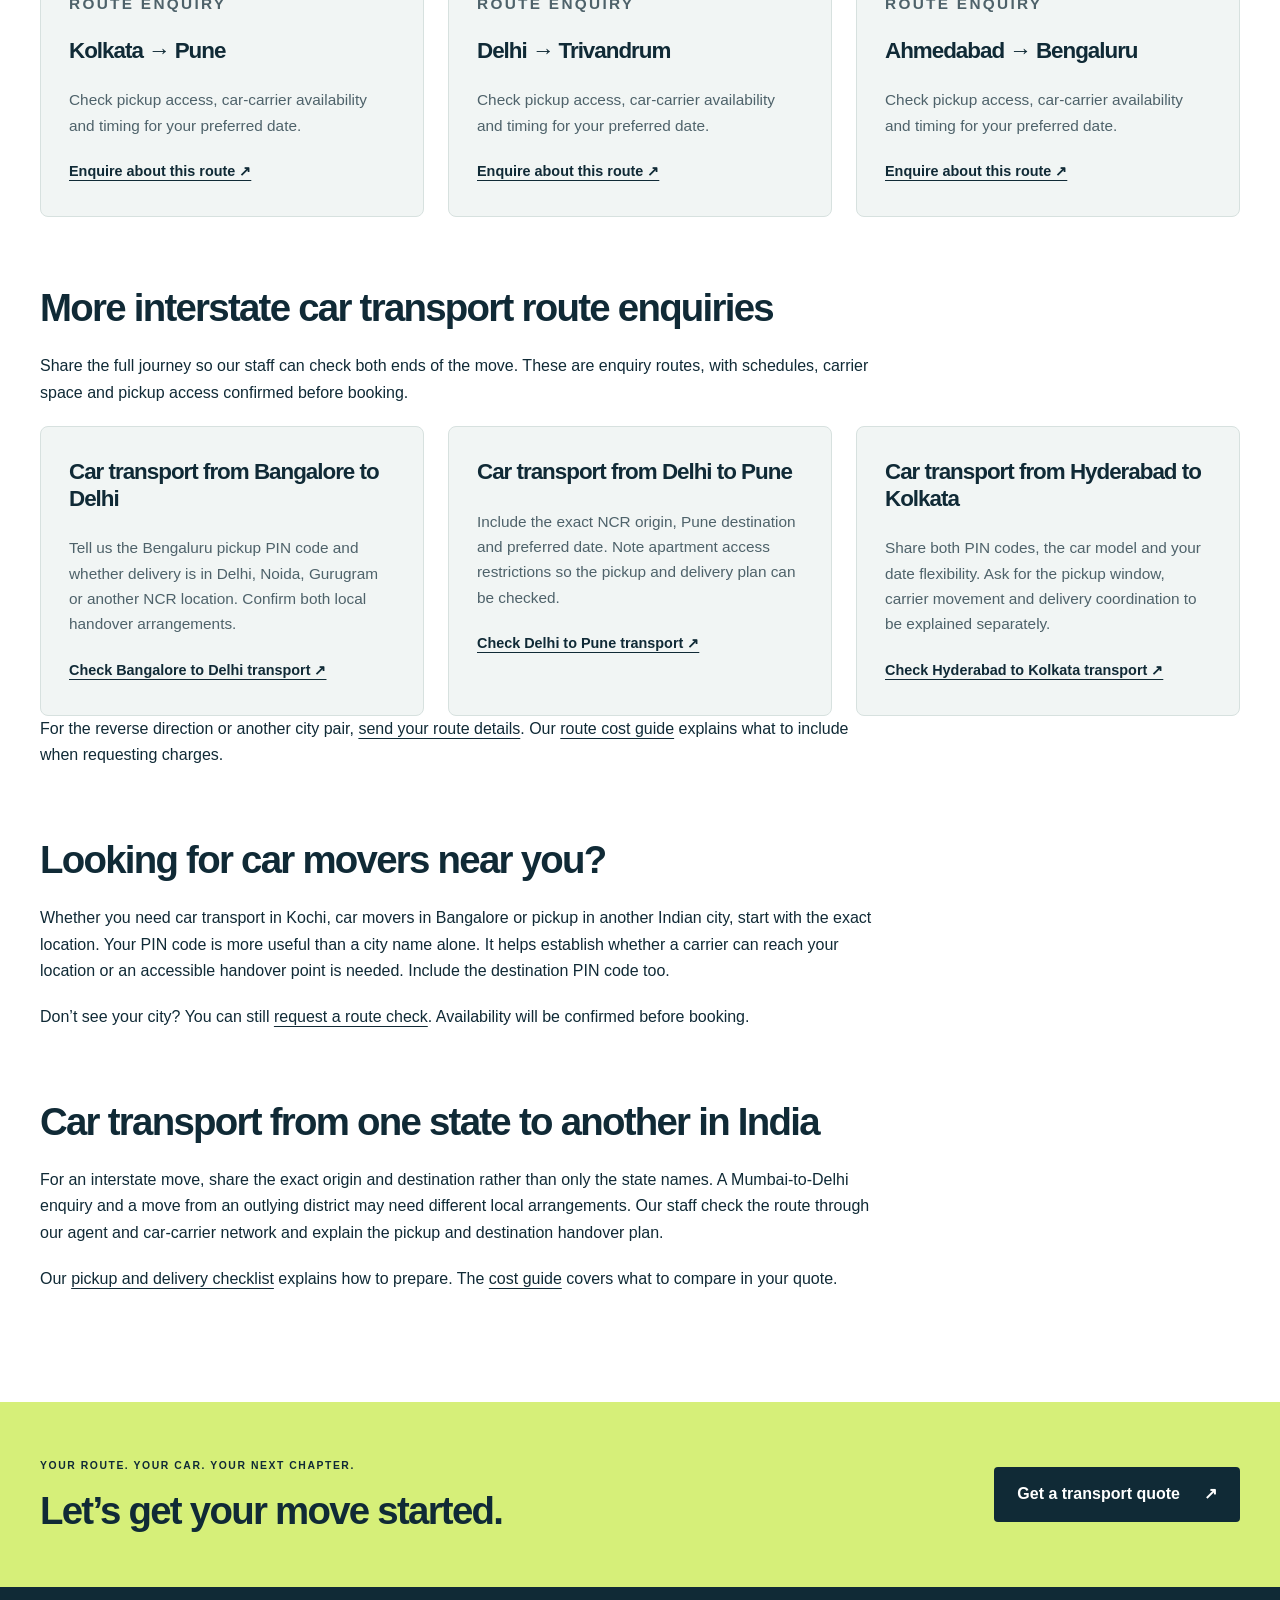
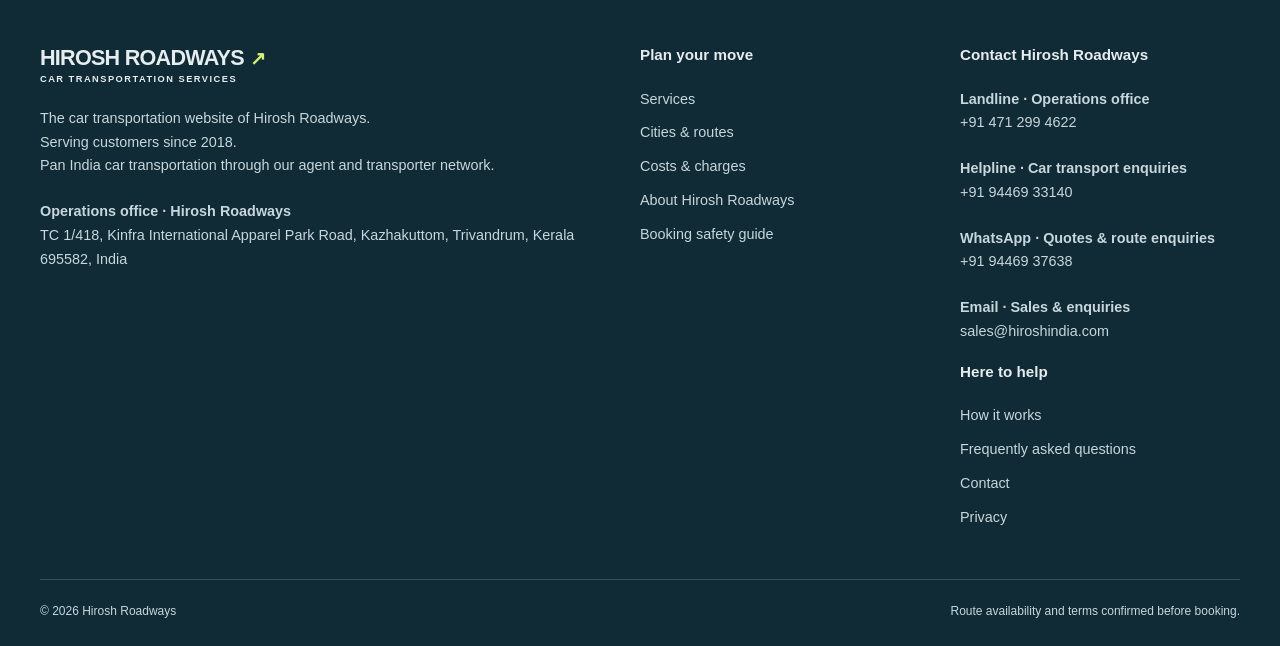
<file: coverage/index.html>
<!doctype html><html lang="en-IN"><head><meta charset="utf-8"><meta name="viewport" content="width=device-width,initial-scale=1"><title>Pan India Car Transport: Cities &amp; Route Enquiries | Hirosh Roadways</title><meta name="description" content="Plan car shifting anywhere in India with Hirosh Roadways. Share your pickup and delivery cities or PIN codes to check carrier arrangements and charges."><link rel="canonical" href="https://hiroshcartransport.com/coverage/"><meta property="og:type" content="website"><meta property="og:locale" content="en_IN"><meta property="og:site_name" content="Hirosh Roadways"><meta property="og:title" content="Pan India Car Transport: Cities &amp; Route Enquiries | Hirosh Roadways"><meta property="og:description" content="Plan car shifting anywhere in India with Hirosh Roadways. Share your pickup and delivery cities or PIN codes to check carrier arrangements and charges."><meta property="og:url" content="https://hiroshcartransport.com/coverage/"><meta property="og:image" content="https://hiroshcartransport.com/assets/car-carrier-hero.webp"><meta property="og:image:alt" content="Illustrative car carrier image"><meta name="twitter:card" content="summary_large_image"><meta name="theme-color" content="#102a36"><link rel="icon" href="/assets/favicon.svg" type="image/svg+xml"><link rel="stylesheet" href="/assets/site.css"><script type="application/ld+json">{"@context":"https://schema.org","@graph":[{"@type":"Organization","@id":"https://hiroshcartransport.com/#organization","name":"Hirosh Roadways","url":"https://hiroshcartransport.com","address":{"@type":"PostalAddress","streetAddress":"TC 1/418, Kinfra International Apparel Park Road, Kazhakuttom","addressLocality":"Thiruvananthapuram","addressRegion":"Kerala","postalCode":"695582","addressCountry":"IN"},"telephone":"+919446933140","contactPoint":[{"@type":"ContactPoint","telephone":"+919446933140","contactType":"customer service","areaServed":"IN"},{"@type":"ContactPoint","telephone":"+914712994622","contactType":"operations office","email":"sales@hiroshindia.com"}],"email":"sales@hiroshindia.com"},{"@type":"WebSite","@id":"https://hiroshcartransport.com/#website","url":"https://hiroshcartransport.com","name":"Hirosh Roadways","publisher":{"@id":"https://hiroshcartransport.com/#organization"}},{"@type":"WebPage","@id":"https://hiroshcartransport.com/coverage/#webpage","url":"https://hiroshcartransport.com/coverage/","name":"Pan India Car Transport: Cities & Route Enquiries | Hirosh Roadways","description":"Plan car shifting anywhere in India with Hirosh Roadways. Share your pickup and delivery cities or PIN codes to check carrier arrangements and charges.","isPartOf":{"@id":"https://hiroshcartransport.com/#website"}},{"@type":"BreadcrumbList","itemListElement":[{"@type":"ListItem","position":1,"name":"Home","item":"https://hiroshcartransport.com/"},{"@type":"ListItem","position":2,"name":"Pan India car transport: cities & routes.","item":"https://hiroshcartransport.com/coverage/"}]}]}</script><script src="/assets/site.js" defer></script></head><body><a class="skip" href="#main">Skip to content</a><header><div class="wrap header-inner"><a class="brand" href="/" aria-label="Hirosh Roadways home"><strong>HIROSH ROADWAYS<span aria-hidden="true">↗</span></strong><span>CAR TRANSPORTATION SERVICES</span></a><button class="menu-toggle" type="button" aria-expanded="false" aria-controls="main-nav" hidden>Menu</button><nav id="main-nav" aria-label="Main navigation"><a href="/" >Home</a><a href="/services/" >Services</a><a href="/how-it-works/" >How it works</a><a href="/coverage/" aria-current="page">Coverage</a><a href="/car-transport-cost/" >Cost guide</a><a href="/about/" >About us</a><a class="nav-quote" href="/quote/">Get a quote ↗</a></nav></div></header><main id="main"><section class="page-intro"><div class="wrap"><a class="breadcrumb" href="/">Home</a><p class="eyebrow">HIROSH ROADWAYS</p><h1>Pan India car transport: cities & routes.</h1><p class="lead">From north to south and east to west, our staff coordinate car transport through a Pan India network of agents and car-carrier partners. Our operations office is in Trivandrum, Kerala. Tell us your pickup and destination anywhere in India so we can confirm the arrangement for your dates.</p></div></section><div class="wrap section"><div class="city-list coverage-cities"><a href="/car-transport-gurugram/">Gurugram (Gurgaon)<span>Pickup guide ↗</span></a><a href="/quote/?from=Delhi%20NCR">Delhi NCR<span>Enquire ↗</span></a><a href="/quote/?from=Mumbai">Mumbai<span>Enquire ↗</span></a><a href="/quote/?from=Bengaluru%20(Bangalore)">Bengaluru (Bangalore)<span>Enquire ↗</span></a><a href="/quote/?from=Chennai">Chennai<span>Enquire ↗</span></a><a href="/quote/?from=Hyderabad">Hyderabad<span>Enquire ↗</span></a><a href="/quote/?from=Kolkata">Kolkata<span>Enquire ↗</span></a><a href="/quote/?from=Pune">Pune<span>Enquire ↗</span></a><a href="/quote/?from=Ahmedabad">Ahmedabad<span>Enquire ↗</span></a><a href="/quote/?from=Jaipur">Jaipur<span>Enquire ↗</span></a><a href="/quote/?from=Lucknow">Lucknow<span>Enquire ↗</span></a><a href="/quote/?from=Chandigarh">Chandigarh<span>Enquire ↗</span></a><a href="/quote/?from=Guwahati">Guwahati<span>Enquire ↗</span></a><a href="/quote/?from=Kochi">Kochi<span>Enquire ↗</span></a><a href="/quote/?from=Thiruvananthapuram%20(Trivandrum)">Thiruvananthapuram (Trivandrum)<span>Enquire ↗</span></a><a href="/quote/?from=Coimbatore">Coimbatore<span>Enquire ↗</span></a></div><section class="article-section"><h2>Planning a city-to-city move?</h2><p>Start with one of these route examples or share any other city pair. Cities shown are enquiry locations served through our network, not a list of branch offices. Schedules and pickup arrangements are confirmed for your move.</p><div class="cards"><article><p class="eyebrow">ROUTE ENQUIRY</p><h3>Mumbai → Delhi NCR</h3><p>Check pickup access, car-carrier availability and timing for your preferred date.</p><a href="/quote/?from=Mumbai&amp;to=Delhi%20NCR">Enquire about this route ↗</a></article><article><p class="eyebrow">ROUTE ENQUIRY</p><h3>Chennai → Hyderabad</h3><p>Check pickup access, car-carrier availability and timing for your preferred date.</p><a href="/quote/?from=Chennai&amp;to=Hyderabad">Enquire about this route ↗</a></article><article><p class="eyebrow">ROUTE ENQUIRY</p><h3>Bengaluru → Kochi</h3><p>Check pickup access, car-carrier availability and timing for your preferred date.</p><a href="/quote/?from=Bengaluru&amp;to=Kochi">Enquire about this route ↗</a></article><article><p class="eyebrow">ROUTE ENQUIRY</p><h3>Kolkata → Pune</h3><p>Check pickup access, car-carrier availability and timing for your preferred date.</p><a href="/quote/?from=Kolkata&amp;to=Pune">Enquire about this route ↗</a></article><article><p class="eyebrow">ROUTE ENQUIRY</p><h3>Delhi → Trivandrum</h3><p>Check pickup access, car-carrier availability and timing for your preferred date.</p><a href="/quote/?from=Delhi&amp;to=Trivandrum">Enquire about this route ↗</a></article><article><p class="eyebrow">ROUTE ENQUIRY</p><h3>Ahmedabad → Bengaluru</h3><p>Check pickup access, car-carrier availability and timing for your preferred date.</p><a href="/quote/?from=Ahmedabad&amp;to=Bengaluru">Enquire about this route ↗</a></article></div></section><section id="interstate-routes" class="article-section"><h2>More interstate car transport route enquiries</h2><p>Share the full journey so our staff can check both ends of the move. These are enquiry routes, with schedules, carrier space and pickup access confirmed before booking.</p><div class="cards"><article><h3>Car transport from Bangalore to Delhi</h3><p>Tell us the Bengaluru pickup PIN code and whether delivery is in Delhi, Noida, Gurugram or another NCR location. Confirm both local handover arrangements.</p><a href="/quote/?from=Bengaluru&amp;to=Delhi%20NCR">Check Bangalore to Delhi transport ↗</a></article><article><h3>Car transport from Delhi to Pune</h3><p>Include the exact NCR origin, Pune destination and preferred date. Note apartment access restrictions so the pickup and delivery plan can be checked.</p><a href="/quote/?from=Delhi%20NCR&amp;to=Pune">Check Delhi to Pune transport ↗</a></article><article><h3>Car transport from Hyderabad to Kolkata</h3><p>Share both PIN codes, the car model and your date flexibility. Ask for the pickup window, carrier movement and delivery coordination to be explained separately.</p><a href="/quote/?from=Hyderabad&amp;to=Kolkata">Check Hyderabad to Kolkata transport ↗</a></article></div><p>For the reverse direction or another city pair, <a href="/quote/">send your route details</a>. Our <a href="/car-transport-cost/#route-costs">route cost guide</a> explains what to include when requesting charges.</p></section><section class="article-section"><h2>Looking for car movers near you?</h2><p>Whether you need car transport in Kochi, car movers in Bangalore or pickup in another Indian city, start with the exact location. Your PIN code is more useful than a city name alone. It helps establish whether a carrier can reach your location or an accessible handover point is needed. Include the destination PIN code too.</p><p>Don’t see your city? You can still <a href="/quote/">request a route check</a>. Availability will be confirmed before booking.</p></section><section class="article-section"><h2>Car transport from one state to another in India</h2><p>For an interstate move, share the exact origin and destination rather than only the state names. A Mumbai-to-Delhi enquiry and a move from an outlying district may need different local arrangements. Our staff check the route through our agent and car-carrier network and explain the pickup and destination handover plan.</p><p>Our <a href="/how-it-works/">pickup and delivery checklist</a> explains how to prepare. The <a href="/car-transport-cost/">cost guide</a> covers what to compare in your quote.</p></section></div><section class="closing"><div class="wrap"><div><p class="eyebrow">YOUR ROUTE. YOUR CAR. YOUR NEXT CHAPTER.</p><h2>Let’s get your move started.</h2></div><a class="button" href="/quote/">Get a transport quote<span aria-hidden="true">↗</span></a></div></section></main><footer><div class="wrap footer-grid"><div><a class="brand" href="/"><strong>HIROSH ROADWAYS<span aria-hidden="true">↗</span></strong><span>CAR TRANSPORTATION SERVICES</span></a><p>The car transportation website of Hirosh Roadways.<br>Serving customers since 2018.<br>Pan India car transportation through our agent and transporter network.</p><p><strong>Operations office · Hirosh Roadways</strong><br>TC 1/418, Kinfra International Apparel Park Road, Kazhakuttom, Trivandrum, Kerala 695582, India</p></div><div><h2>Plan your move</h2><a href="/services/">Services</a><a href="/coverage/">Cities & routes</a><a href="/car-transport-cost/">Costs & charges</a><a href="/about/">About Hirosh Roadways</a><a href="/car-transport-safety/">Booking safety guide</a></div><div><h2>Contact Hirosh Roadways</h2><div class="contact-details"><p><strong>Landline · Operations office</strong><br><a href="tel:+914712994622">+91 471 299 4622</a></p><p><strong>Helpline · Car transport enquiries</strong><br><a href="tel:+919446933140">+91 94469 33140</a></p><p><strong>WhatsApp · Quotes & route enquiries</strong><br><a href="https://wa.me/919446937638">+91 94469 37638</a></p><p><strong>Email · Sales & enquiries</strong><br><a href="mailto:sales@hiroshindia.com">sales@hiroshindia.com</a></p></div><h2>Here to help</h2><a href="/how-it-works/">How it works</a><a href="/faq/">Frequently asked questions</a><a href="/contact/">Contact</a><a href="/privacy/">Privacy</a></div></div><div class="wrap footer-bottom"><span>© 2026 Hirosh Roadways</span><span>Route availability and terms confirmed before booking.</span></div></footer><div class="mobile-cta" aria-label="Enquiry options"><a href="tel:+919446933140">Call</a><a href="https://wa.me/919446937638">WhatsApp</a><a href="/quote/">Get a quote ↗</a></div></body></html>
</file>
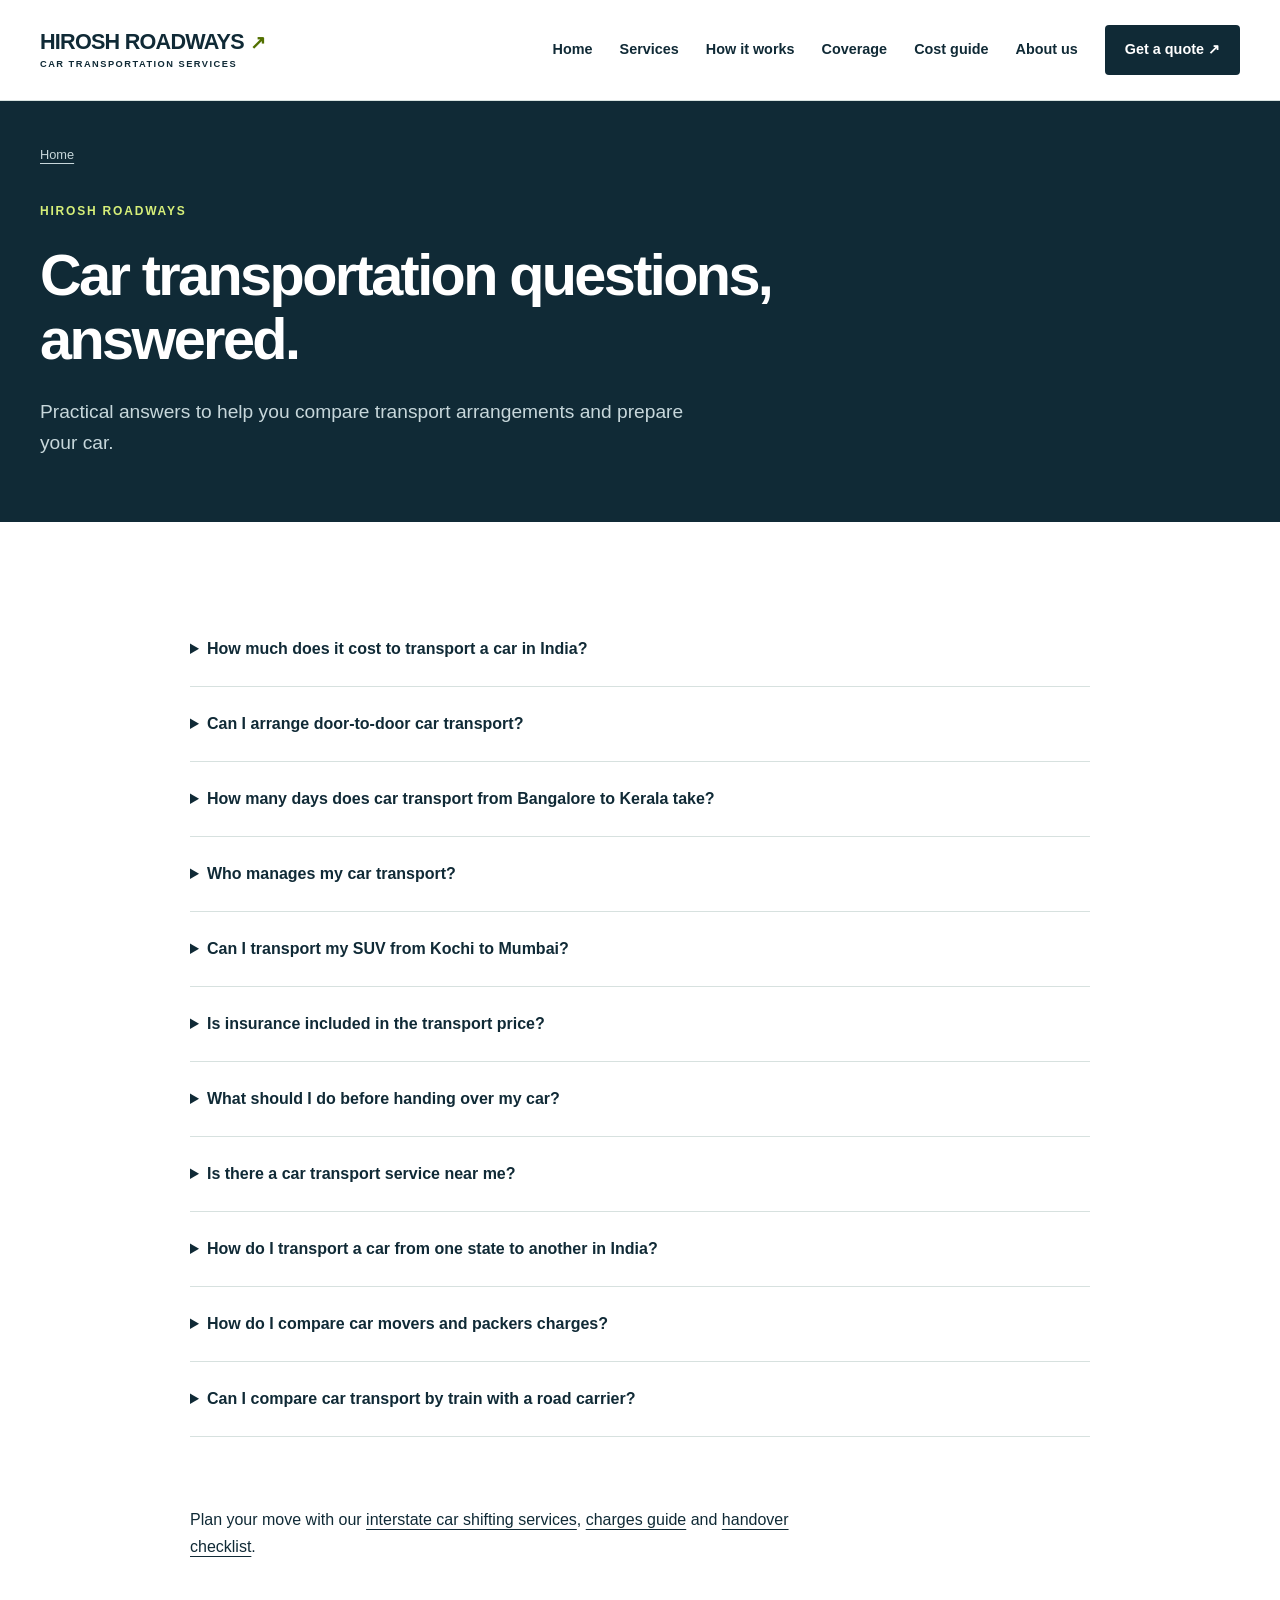
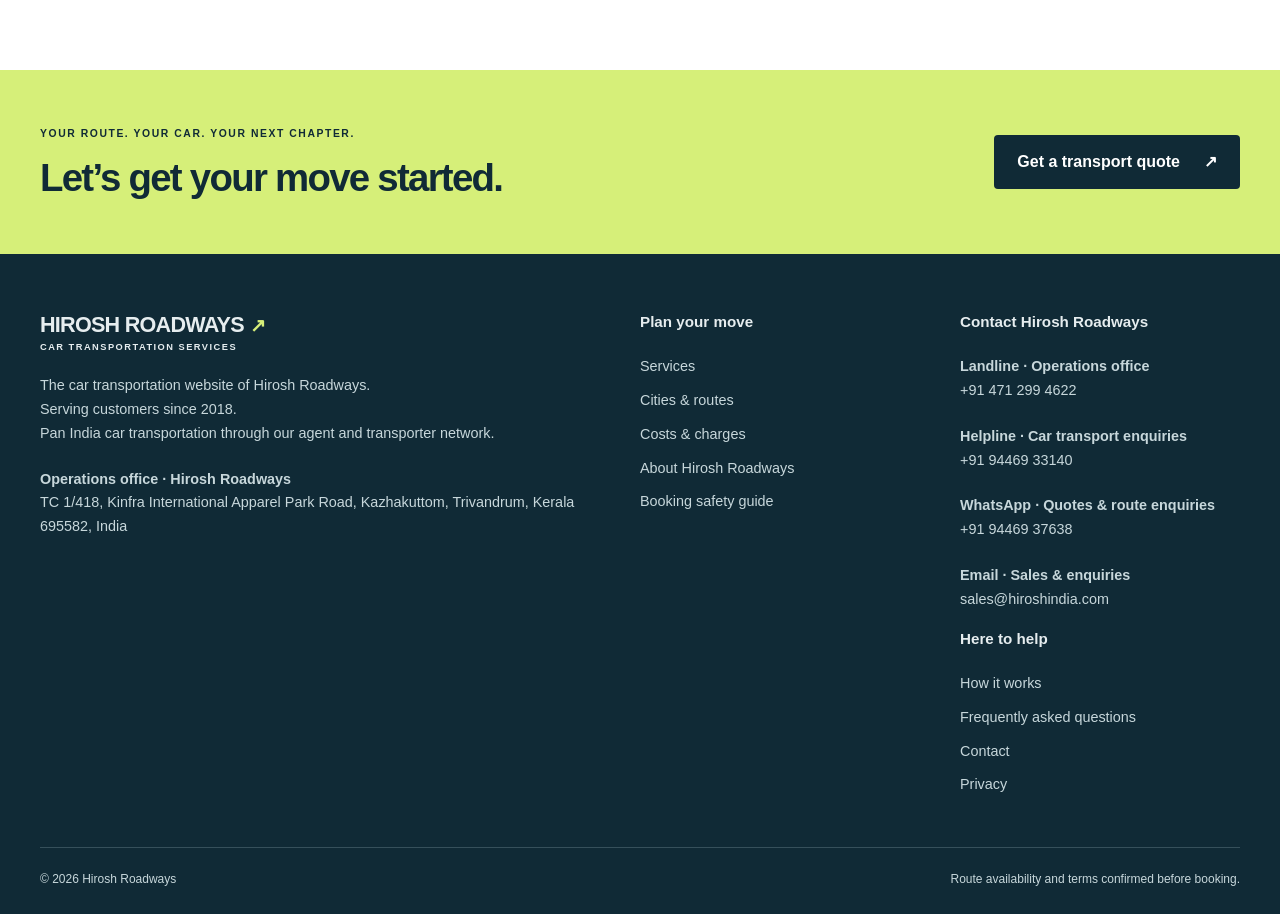
<file: faq/index.html>
<!doctype html><html lang="en-IN"><head><meta charset="utf-8"><meta name="viewport" content="width=device-width,initial-scale=1"><title>Car Transportation FAQ: Cost, Timing &amp; Pickup | Hirosh Roadways</title><meta name="description" content="Answers to common car shifting questions about transport charges, door-to-door pickup, carrier networks, SUV moves, preparation and insurance terms."><link rel="canonical" href="https://hiroshcartransport.com/faq/"><meta property="og:type" content="website"><meta property="og:locale" content="en_IN"><meta property="og:site_name" content="Hirosh Roadways"><meta property="og:title" content="Car Transportation FAQ: Cost, Timing &amp; Pickup | Hirosh Roadways"><meta property="og:description" content="Answers to common car shifting questions about transport charges, door-to-door pickup, carrier networks, SUV moves, preparation and insurance terms."><meta property="og:url" content="https://hiroshcartransport.com/faq/"><meta property="og:image" content="https://hiroshcartransport.com/assets/car-carrier-hero.webp"><meta property="og:image:alt" content="Illustrative car carrier image"><meta name="twitter:card" content="summary_large_image"><meta name="theme-color" content="#102a36"><link rel="icon" href="/assets/favicon.svg" type="image/svg+xml"><link rel="stylesheet" href="/assets/site.css"><script type="application/ld+json">{"@context":"https://schema.org","@graph":[{"@type":"Organization","@id":"https://hiroshcartransport.com/#organization","name":"Hirosh Roadways","url":"https://hiroshcartransport.com","address":{"@type":"PostalAddress","streetAddress":"TC 1/418, Kinfra International Apparel Park Road, Kazhakuttom","addressLocality":"Thiruvananthapuram","addressRegion":"Kerala","postalCode":"695582","addressCountry":"IN"},"telephone":"+919446933140","contactPoint":[{"@type":"ContactPoint","telephone":"+919446933140","contactType":"customer service","areaServed":"IN"},{"@type":"ContactPoint","telephone":"+914712994622","contactType":"operations office","email":"sales@hiroshindia.com"}],"email":"sales@hiroshindia.com"},{"@type":"WebSite","@id":"https://hiroshcartransport.com/#website","url":"https://hiroshcartransport.com","name":"Hirosh Roadways","publisher":{"@id":"https://hiroshcartransport.com/#organization"}},{"@type":"WebPage","@id":"https://hiroshcartransport.com/faq/#webpage","url":"https://hiroshcartransport.com/faq/","name":"Car Transportation FAQ: Cost, Timing & Pickup | Hirosh Roadways","description":"Answers to common car shifting questions about transport charges, door-to-door pickup, carrier networks, SUV moves, preparation and insurance terms.","isPartOf":{"@id":"https://hiroshcartransport.com/#website"}},{"@type":"FAQPage","@id":"https://hiroshcartransport.com/faq/#faq","mainEntity":[{"@type":"Question","name":"How much does it cost to transport a car in India?","acceptedAnswer":{"@type":"Answer","text":"The quote depends on the pickup and delivery locations, car size, carrier availability, transport arrangement and preferred dates. Share these details for a route-specific quote, and confirm pickup, delivery, payment terms and any optional cover before booking."}},{"@type":"Question","name":"Can I arrange door-to-door car transport?","acceptedAnswer":{"@type":"Answer","text":"Door-to-door pickup and delivery can be coordinated where access and local carrier arrangements allow. If a large carrier cannot reach your address, agree on an accessible handover point and any last-mile movement before booking."}},{"@type":"Question","name":"How many days does car transport from Bangalore to Kerala take?","acceptedAnswer":{"@type":"Answer","text":"The time depends on your exact Kerala destination, pickup readiness and the carrier schedule. Ask for separate pickup and transit estimates for your dates. Traffic, weather and loading schedules can affect delivery; a route enquiry is needed for a meaningful estimate."}},{"@type":"Question","name":"Who manages my car transport?","acceptedAnswer":{"@type":"Answer","text":"Hirosh Roadways staff manage your enquiry, pickup coordination, carrier arrangements and delivery updates through our agent and transporter network. Contact our staff for assistance throughout the move; this website does not claim an owned carrier fleet."}},{"@type":"Question","name":"Can I transport my SUV from Kochi to Mumbai?","acceptedAnswer":{"@type":"Answer","text":"Share your SUV make and model, pickup and delivery PIN codes, and preferred date. Vehicle dimensions and available carrier space determine the suitable arrangement; availability is confirmed with your quote."}},{"@type":"Question","name":"Is insurance included in the transport price?","acceptedAnswer":{"@type":"Answer","text":"Do not assume insurance is included. Ask what cover, if any, is offered, who provides it, its exclusions, excess and claims process, and request written terms before booking."}},{"@type":"Question","name":"What should I do before handing over my car?","acceptedAnswer":{"@type":"Answer","text":"Remove personal belongings and valuables, photograph the vehicle, record visible marks and the odometer reading, and keep a signed condition record. Confirm the fuel level, keys and documents required with Hirosh Roadways staff."}},{"@type":"Question","name":"Is there a car transport service near me?","acceptedAnswer":{"@type":"Answer","text":"Send your pickup city and PIN code, destination and preferred date. HIROSH can check pickup arrangements through its network. A city listed on this website does not mean there is a local HIROSH office."}},{"@type":"Question","name":"How do I transport a car from one state to another in India?","acceptedAnswer":{"@type":"Answer","text":"Share your pickup and delivery cities, both PIN codes, car make and model, and preferred date. Confirm the carrier arrangement, local pickup and delivery, total charges and expected schedule with our staff. Before handover, photograph the car and record its condition and odometer reading."}},{"@type":"Question","name":"How do I compare car movers and packers charges?","acceptedAnswer":{"@type":"Answer","text":"Ask for the car transport price and inclusions to be listed separately from any household shifting quote. Compare the same pickup and delivery arrangement, carrier type, payment terms and any optional cover. The lowest headline price may cover a different service."}},{"@type":"Question","name":"Can I compare car transport by train with a road carrier?","acceptedAnswer":{"@type":"Answer","text":"Check rail availability, booking requirements, terminal handover and the total cost directly with the relevant rail operator. For a road carrier, compare pickup access, local movement and delivery arrangements. This website describes Hirosh Roadways’ road-carrier coordination; a rail transport service is not confirmed here."}}]},{"@type":"BreadcrumbList","itemListElement":[{"@type":"ListItem","position":1,"name":"Home","item":"https://hiroshcartransport.com/"},{"@type":"ListItem","position":2,"name":"Car transportation questions, answered.","item":"https://hiroshcartransport.com/faq/"}]}]}</script><script src="/assets/site.js" defer></script></head><body><a class="skip" href="#main">Skip to content</a><header><div class="wrap header-inner"><a class="brand" href="/" aria-label="Hirosh Roadways home"><strong>HIROSH ROADWAYS<span aria-hidden="true">↗</span></strong><span>CAR TRANSPORTATION SERVICES</span></a><button class="menu-toggle" type="button" aria-expanded="false" aria-controls="main-nav" hidden>Menu</button><nav id="main-nav" aria-label="Main navigation"><a href="/" >Home</a><a href="/services/" >Services</a><a href="/how-it-works/" >How it works</a><a href="/coverage/" >Coverage</a><a href="/car-transport-cost/" >Cost guide</a><a href="/about/" >About us</a><a class="nav-quote" href="/quote/">Get a quote ↗</a></nav></div></header><main id="main"><section class="page-intro"><div class="wrap"><a class="breadcrumb" href="/">Home</a><p class="eyebrow">HIROSH ROADWAYS</p><h1>Car transportation questions, answered.</h1><p class="lead">Practical answers to help you compare transport arrangements and prepare your car.</p></div></section><div class="wrap section"><div class="faq-wide"><details><summary>How much does it cost to transport a car in India?</summary><p>The quote depends on the pickup and delivery locations, car size, carrier availability, transport arrangement and preferred dates. Share these details for a route-specific quote, and confirm pickup, delivery, payment terms and any optional cover before booking.</p></details><details><summary>Can I arrange door-to-door car transport?</summary><p>Door-to-door pickup and delivery can be coordinated where access and local carrier arrangements allow. If a large carrier cannot reach your address, agree on an accessible handover point and any last-mile movement before booking.</p></details><details><summary>How many days does car transport from Bangalore to Kerala take?</summary><p>The time depends on your exact Kerala destination, pickup readiness and the carrier schedule. Ask for separate pickup and transit estimates for your dates. Traffic, weather and loading schedules can affect delivery; a route enquiry is needed for a meaningful estimate.</p></details><details><summary>Who manages my car transport?</summary><p>Hirosh Roadways staff manage your enquiry, pickup coordination, carrier arrangements and delivery updates through our agent and transporter network. Contact our staff for assistance throughout the move; this website does not claim an owned carrier fleet.</p></details><details><summary>Can I transport my SUV from Kochi to Mumbai?</summary><p>Share your SUV make and model, pickup and delivery PIN codes, and preferred date. Vehicle dimensions and available carrier space determine the suitable arrangement; availability is confirmed with your quote.</p></details><details><summary>Is insurance included in the transport price?</summary><p>Do not assume insurance is included. Ask what cover, if any, is offered, who provides it, its exclusions, excess and claims process, and request written terms before booking.</p></details><details><summary>What should I do before handing over my car?</summary><p>Remove personal belongings and valuables, photograph the vehicle, record visible marks and the odometer reading, and keep a signed condition record. Confirm the fuel level, keys and documents required with Hirosh Roadways staff.</p></details><details><summary>Is there a car transport service near me?</summary><p>Send your pickup city and PIN code, destination and preferred date. HIROSH can check pickup arrangements through its network. A city listed on this website does not mean there is a local HIROSH office.</p></details><details><summary>How do I transport a car from one state to another in India?</summary><p>Share your pickup and delivery cities, both PIN codes, car make and model, and preferred date. Confirm the carrier arrangement, local pickup and delivery, total charges and expected schedule with our staff. Before handover, photograph the car and record its condition and odometer reading.</p></details><details><summary>How do I compare car movers and packers charges?</summary><p>Ask for the car transport price and inclusions to be listed separately from any household shifting quote. Compare the same pickup and delivery arrangement, carrier type, payment terms and any optional cover. The lowest headline price may cover a different service.</p></details><details><summary>Can I compare car transport by train with a road carrier?</summary><p>Check rail availability, booking requirements, terminal handover and the total cost directly with the relevant rail operator. For a road carrier, compare pickup access, local movement and delivery arrangements. This website describes Hirosh Roadways’ road-carrier coordination; a rail transport service is not confirmed here.</p></details><p class="article-section">Plan your move with our <a href="/services/#interstate">interstate car shifting services</a>, <a href="/car-transport-cost/">charges guide</a> and <a href="/how-it-works/">handover checklist</a>.</p></div></div><section class="closing"><div class="wrap"><div><p class="eyebrow">YOUR ROUTE. YOUR CAR. YOUR NEXT CHAPTER.</p><h2>Let’s get your move started.</h2></div><a class="button" href="/quote/">Get a transport quote<span aria-hidden="true">↗</span></a></div></section></main><footer><div class="wrap footer-grid"><div><a class="brand" href="/"><strong>HIROSH ROADWAYS<span aria-hidden="true">↗</span></strong><span>CAR TRANSPORTATION SERVICES</span></a><p>The car transportation website of Hirosh Roadways.<br>Serving customers since 2018.<br>Pan India car transportation through our agent and transporter network.</p><p><strong>Operations office · Hirosh Roadways</strong><br>TC 1/418, Kinfra International Apparel Park Road, Kazhakuttom, Trivandrum, Kerala 695582, India</p></div><div><h2>Plan your move</h2><a href="/services/">Services</a><a href="/coverage/">Cities & routes</a><a href="/car-transport-cost/">Costs & charges</a><a href="/about/">About Hirosh Roadways</a><a href="/car-transport-safety/">Booking safety guide</a></div><div><h2>Contact Hirosh Roadways</h2><div class="contact-details"><p><strong>Landline · Operations office</strong><br><a href="tel:+914712994622">+91 471 299 4622</a></p><p><strong>Helpline · Car transport enquiries</strong><br><a href="tel:+919446933140">+91 94469 33140</a></p><p><strong>WhatsApp · Quotes & route enquiries</strong><br><a href="https://wa.me/919446937638">+91 94469 37638</a></p><p><strong>Email · Sales & enquiries</strong><br><a href="mailto:sales@hiroshindia.com">sales@hiroshindia.com</a></p></div><h2>Here to help</h2><a href="/how-it-works/">How it works</a><a href="/faq/">Frequently asked questions</a><a href="/contact/">Contact</a><a href="/privacy/">Privacy</a></div></div><div class="wrap footer-bottom"><span>© 2026 Hirosh Roadways</span><span>Route availability and terms confirmed before booking.</span></div></footer><div class="mobile-cta" aria-label="Enquiry options"><a href="tel:+919446933140">Call</a><a href="https://wa.me/919446937638">WhatsApp</a><a href="/quote/">Get a quote ↗</a></div></body></html>
</file>
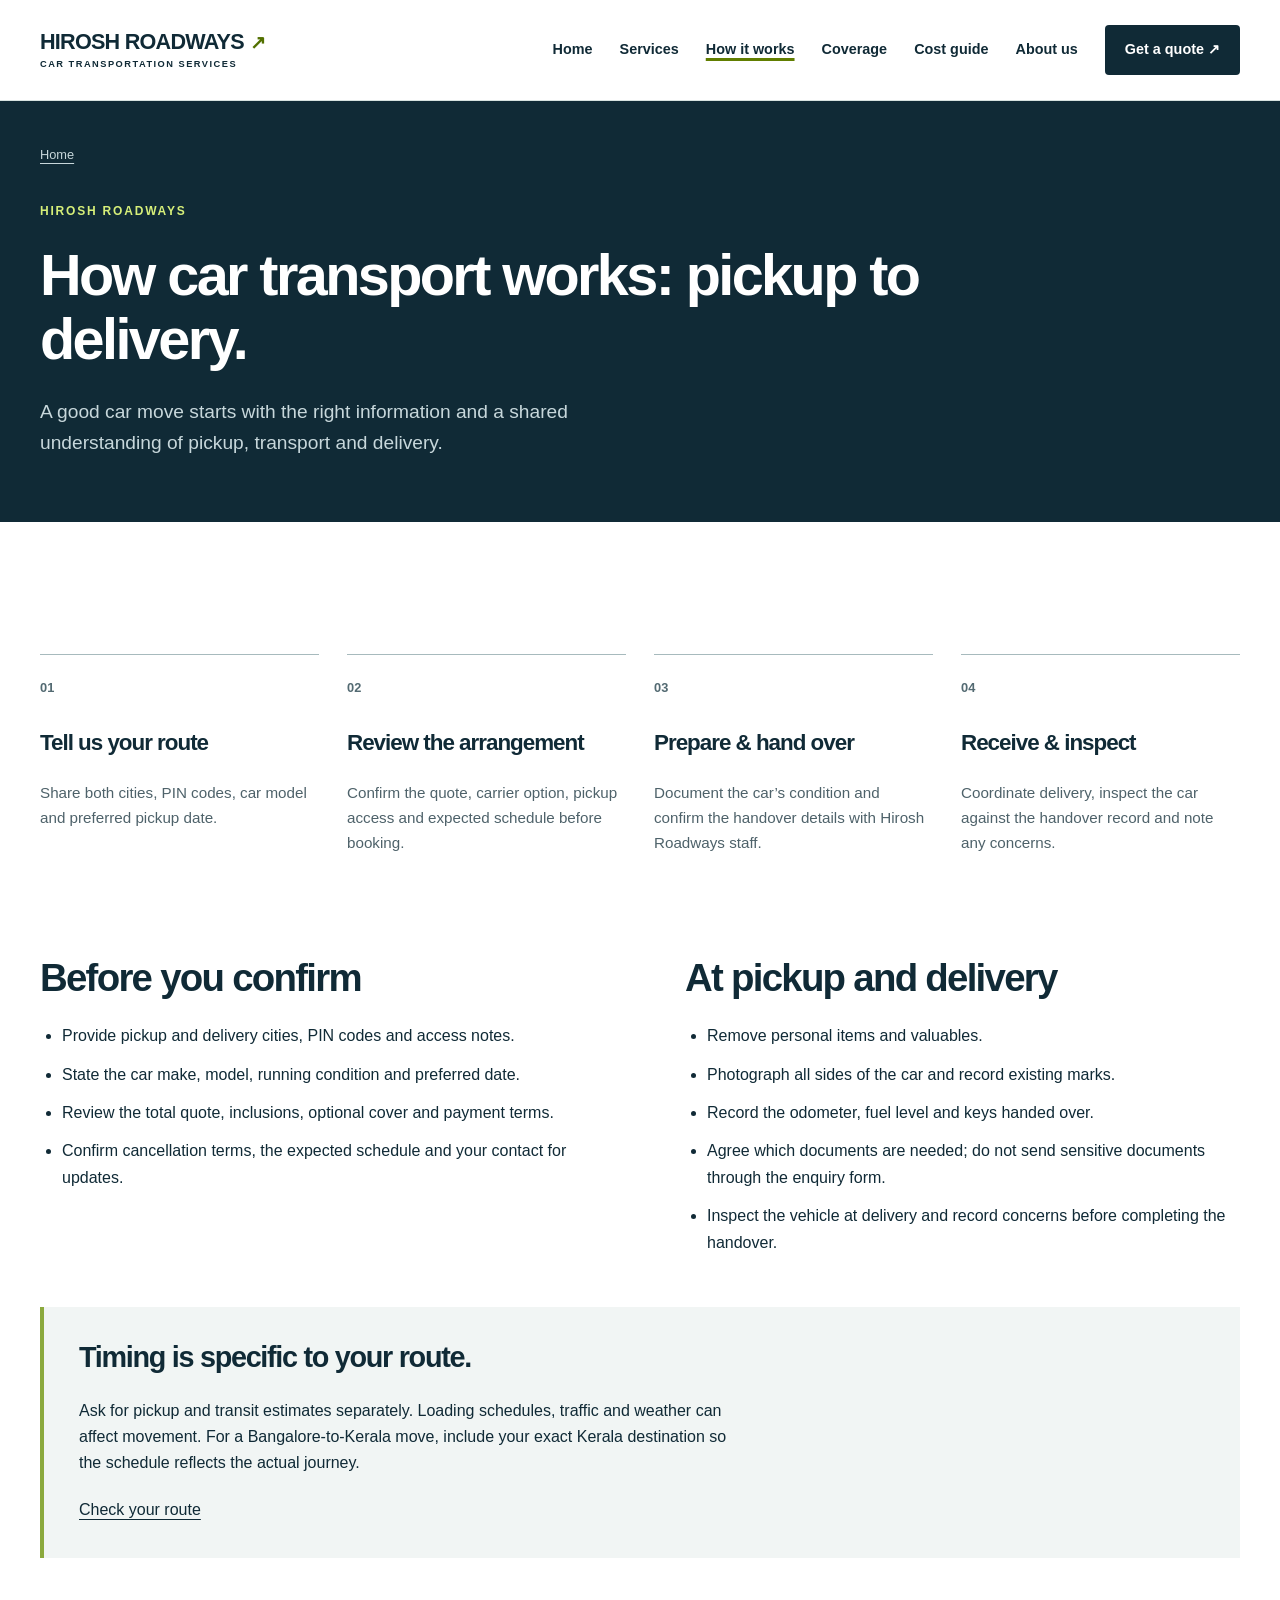
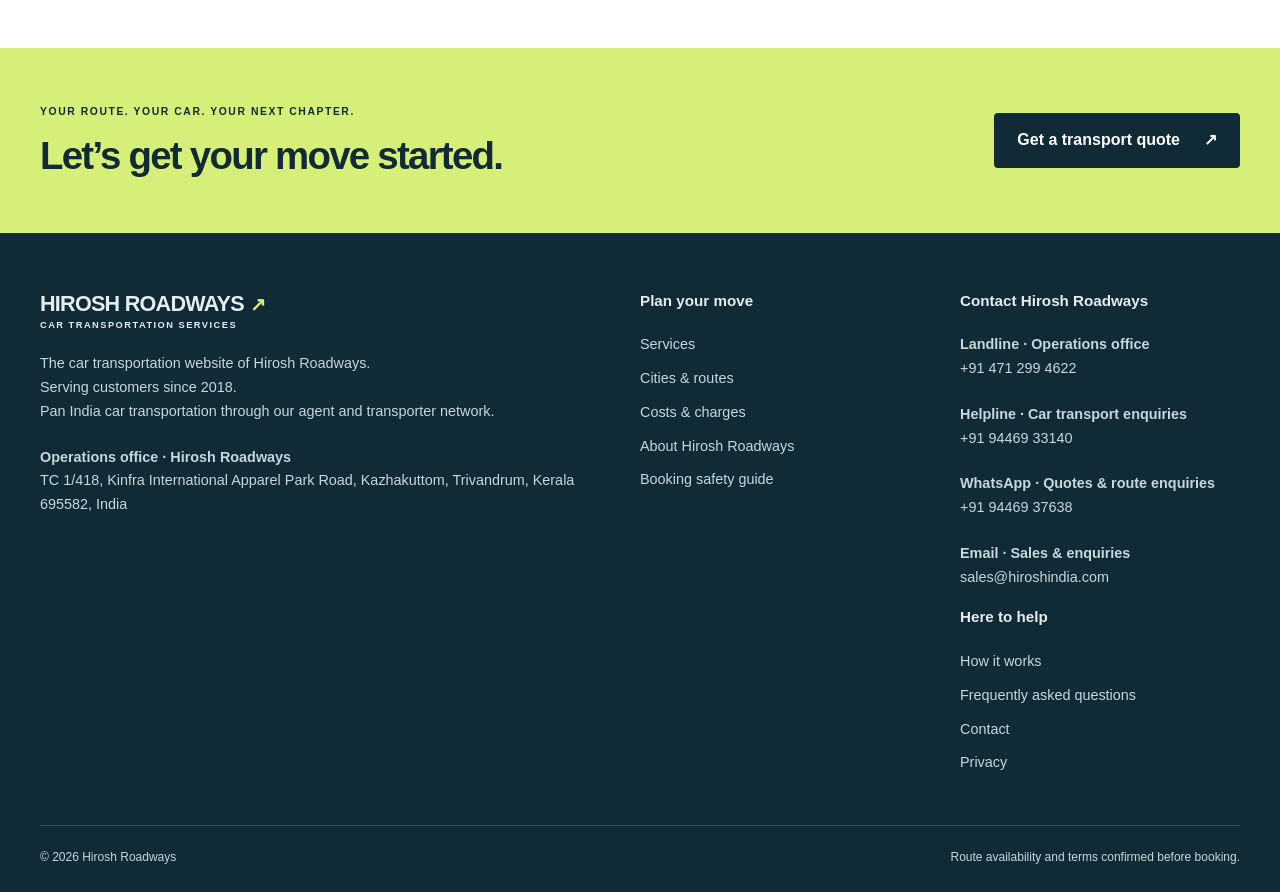
<file: how-it-works/index.html>
<!doctype html><html lang="en-IN"><head><meta charset="utf-8"><meta name="viewport" content="width=device-width,initial-scale=1"><title>How Car Transportation Works &amp; Handover Checklist | Hirosh Roadways</title><meta name="description" content="Prepare for car shifting with a practical enquiry, booking, pickup and delivery checklist. Know which route, vehicle and handover details to confirm."><link rel="canonical" href="https://hiroshcartransport.com/how-it-works/"><meta property="og:type" content="website"><meta property="og:locale" content="en_IN"><meta property="og:site_name" content="Hirosh Roadways"><meta property="og:title" content="How Car Transportation Works &amp; Handover Checklist | Hirosh Roadways"><meta property="og:description" content="Prepare for car shifting with a practical enquiry, booking, pickup and delivery checklist. Know which route, vehicle and handover details to confirm."><meta property="og:url" content="https://hiroshcartransport.com/how-it-works/"><meta property="og:image" content="https://hiroshcartransport.com/assets/car-carrier-hero.webp"><meta property="og:image:alt" content="Illustrative car carrier image"><meta name="twitter:card" content="summary_large_image"><meta name="theme-color" content="#102a36"><link rel="icon" href="/assets/favicon.svg" type="image/svg+xml"><link rel="stylesheet" href="/assets/site.css"><script type="application/ld+json">{"@context":"https://schema.org","@graph":[{"@type":"Organization","@id":"https://hiroshcartransport.com/#organization","name":"Hirosh Roadways","url":"https://hiroshcartransport.com","address":{"@type":"PostalAddress","streetAddress":"TC 1/418, Kinfra International Apparel Park Road, Kazhakuttom","addressLocality":"Thiruvananthapuram","addressRegion":"Kerala","postalCode":"695582","addressCountry":"IN"},"telephone":"+919446933140","contactPoint":[{"@type":"ContactPoint","telephone":"+919446933140","contactType":"customer service","areaServed":"IN"},{"@type":"ContactPoint","telephone":"+914712994622","contactType":"operations office","email":"sales@hiroshindia.com"}],"email":"sales@hiroshindia.com"},{"@type":"WebSite","@id":"https://hiroshcartransport.com/#website","url":"https://hiroshcartransport.com","name":"Hirosh Roadways","publisher":{"@id":"https://hiroshcartransport.com/#organization"}},{"@type":"WebPage","@id":"https://hiroshcartransport.com/how-it-works/#webpage","url":"https://hiroshcartransport.com/how-it-works/","name":"How Car Transportation Works & Handover Checklist | Hirosh Roadways","description":"Prepare for car shifting with a practical enquiry, booking, pickup and delivery checklist. Know which route, vehicle and handover details to confirm.","isPartOf":{"@id":"https://hiroshcartransport.com/#website"}},{"@type":"BreadcrumbList","itemListElement":[{"@type":"ListItem","position":1,"name":"Home","item":"https://hiroshcartransport.com/"},{"@type":"ListItem","position":2,"name":"How car transport works: pickup to delivery.","item":"https://hiroshcartransport.com/how-it-works/"}]}]}</script><script src="/assets/site.js" defer></script></head><body><a class="skip" href="#main">Skip to content</a><header><div class="wrap header-inner"><a class="brand" href="/" aria-label="Hirosh Roadways home"><strong>HIROSH ROADWAYS<span aria-hidden="true">↗</span></strong><span>CAR TRANSPORTATION SERVICES</span></a><button class="menu-toggle" type="button" aria-expanded="false" aria-controls="main-nav" hidden>Menu</button><nav id="main-nav" aria-label="Main navigation"><a href="/" >Home</a><a href="/services/" >Services</a><a href="/how-it-works/" aria-current="page">How it works</a><a href="/coverage/" >Coverage</a><a href="/car-transport-cost/" >Cost guide</a><a href="/about/" >About us</a><a class="nav-quote" href="/quote/">Get a quote ↗</a></nav></div></header><main id="main"><section class="page-intro"><div class="wrap"><a class="breadcrumb" href="/">Home</a><p class="eyebrow">HIROSH ROADWAYS</p><h1>How car transport works: pickup to delivery.</h1><p class="lead">A good car move starts with the right information and a shared understanding of pickup, transport and delivery.</p></div></section><div class="wrap section"><ol class="steps"><li><h3>Tell us your route</h3><p>Share both cities, PIN codes, car model and preferred pickup date.</p></li><li><h3>Review the arrangement</h3><p>Confirm the quote, carrier option, pickup access and expected schedule before booking.</p></li><li><h3>Prepare & hand over</h3><p>Document the car’s condition and confirm the handover details with Hirosh Roadways staff.</p></li><li><h3>Receive & inspect</h3><p>Coordinate delivery, inspect the car against the handover record and note any concerns.</p></li></ol><div class="split article-section"><section><h2>Before you confirm</h2><ul><li>Provide pickup and delivery cities, PIN codes and access notes.</li><li>State the car make, model, running condition and preferred date.</li><li>Review the total quote, inclusions, optional cover and payment terms.</li><li>Confirm cancellation terms, the expected schedule and your contact for updates.</li></ul></section><section><h2>At pickup and delivery</h2><ul><li>Remove personal items and valuables.</li><li>Photograph all sides of the car and record existing marks.</li><li>Record the odometer, fuel level and keys handed over.</li><li>Agree which documents are needed; do not send sensitive documents through the enquiry form.</li><li>Inspect the vehicle at delivery and record concerns before completing the handover.</li></ul></section></div><div class="callout"><h2>Timing is specific to your route.</h2><p>Ask for pickup and transit estimates separately. Loading schedules, traffic and weather can affect movement. For a Bangalore-to-Kerala move, include your exact Kerala destination so the schedule reflects the actual journey.</p><a href="/coverage/">Check your route</a></div></div><section class="closing"><div class="wrap"><div><p class="eyebrow">YOUR ROUTE. YOUR CAR. YOUR NEXT CHAPTER.</p><h2>Let’s get your move started.</h2></div><a class="button" href="/quote/">Get a transport quote<span aria-hidden="true">↗</span></a></div></section></main><footer><div class="wrap footer-grid"><div><a class="brand" href="/"><strong>HIROSH ROADWAYS<span aria-hidden="true">↗</span></strong><span>CAR TRANSPORTATION SERVICES</span></a><p>The car transportation website of Hirosh Roadways.<br>Serving customers since 2018.<br>Pan India car transportation through our agent and transporter network.</p><p><strong>Operations office · Hirosh Roadways</strong><br>TC 1/418, Kinfra International Apparel Park Road, Kazhakuttom, Trivandrum, Kerala 695582, India</p></div><div><h2>Plan your move</h2><a href="/services/">Services</a><a href="/coverage/">Cities & routes</a><a href="/car-transport-cost/">Costs & charges</a><a href="/about/">About Hirosh Roadways</a><a href="/car-transport-safety/">Booking safety guide</a></div><div><h2>Contact Hirosh Roadways</h2><div class="contact-details"><p><strong>Landline · Operations office</strong><br><a href="tel:+914712994622">+91 471 299 4622</a></p><p><strong>Helpline · Car transport enquiries</strong><br><a href="tel:+919446933140">+91 94469 33140</a></p><p><strong>WhatsApp · Quotes & route enquiries</strong><br><a href="https://wa.me/919446937638">+91 94469 37638</a></p><p><strong>Email · Sales & enquiries</strong><br><a href="mailto:sales@hiroshindia.com">sales@hiroshindia.com</a></p></div><h2>Here to help</h2><a href="/how-it-works/">How it works</a><a href="/faq/">Frequently asked questions</a><a href="/contact/">Contact</a><a href="/privacy/">Privacy</a></div></div><div class="wrap footer-bottom"><span>© 2026 Hirosh Roadways</span><span>Route availability and terms confirmed before booking.</span></div></footer><div class="mobile-cta" aria-label="Enquiry options"><a href="tel:+919446933140">Call</a><a href="https://wa.me/919446937638">WhatsApp</a><a href="/quote/">Get a quote ↗</a></div></body></html>
</file>
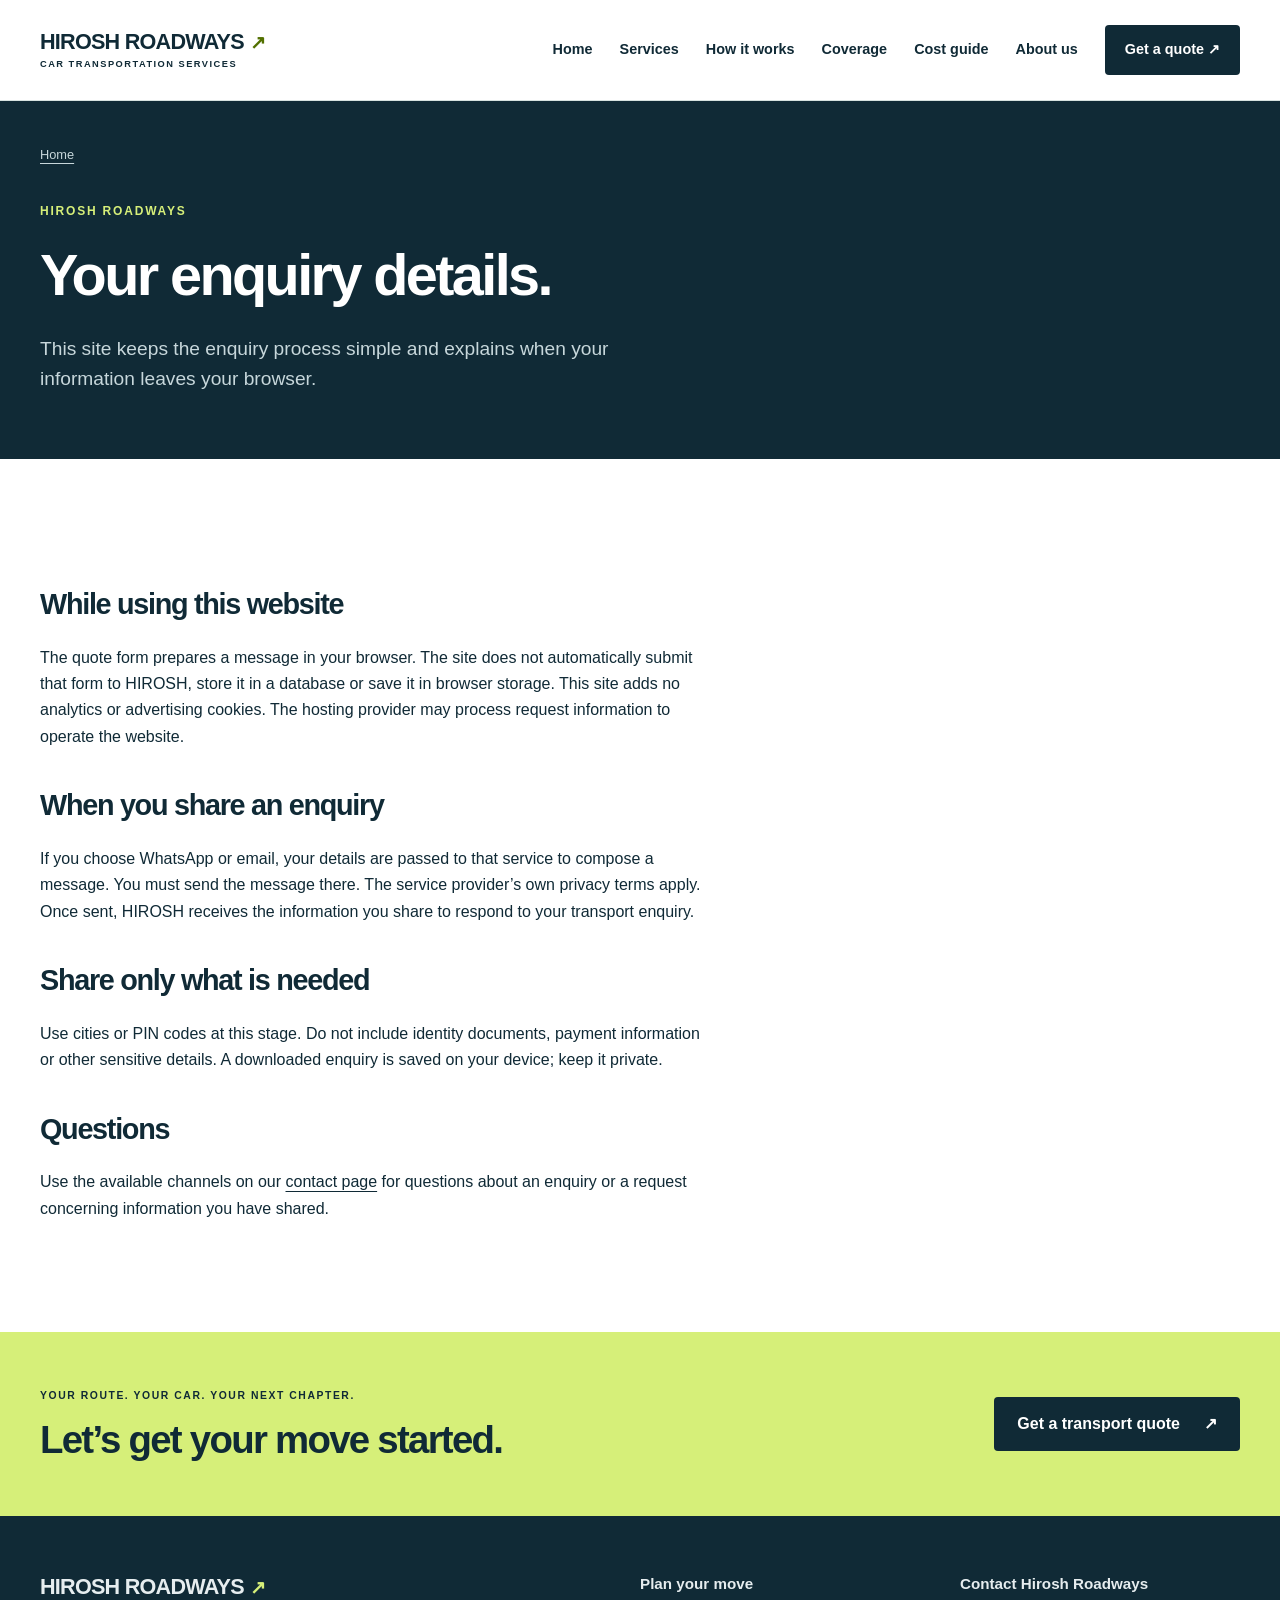
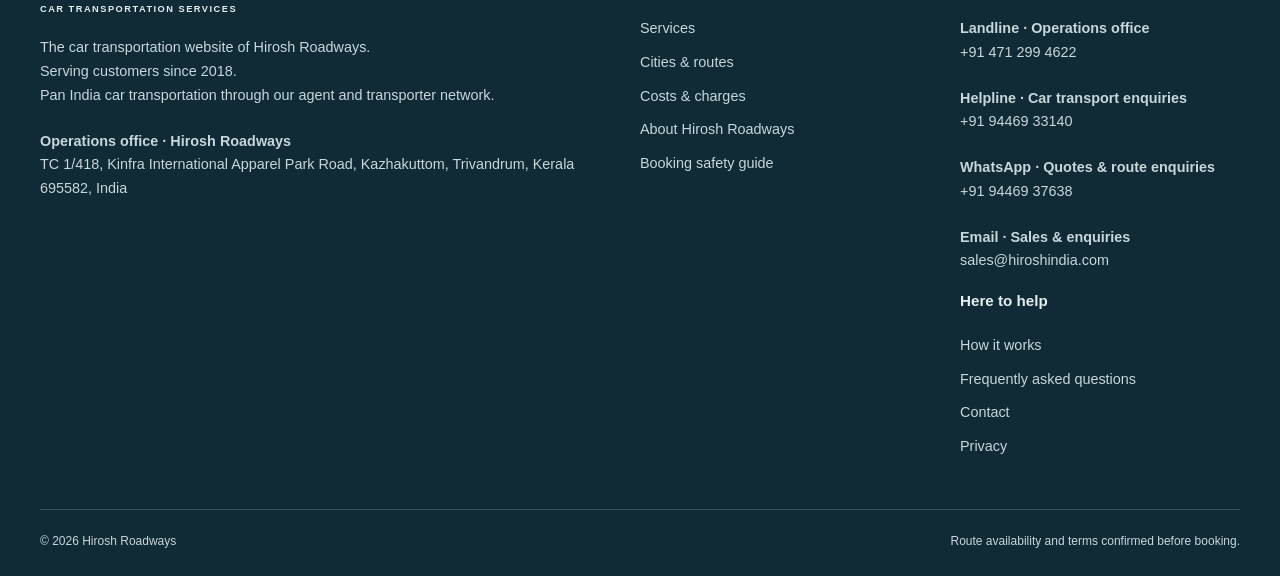
<file: privacy/index.html>
<!doctype html><html lang="en-IN"><head><meta charset="utf-8"><meta name="viewport" content="width=device-width,initial-scale=1"><title>Enquiry Privacy | Hirosh Roadways</title><meta name="description" content="Learn how this static website handles car transport enquiry details and what happens when you choose to share them by WhatsApp or email."><link rel="canonical" href="https://hiroshcartransport.com/privacy/"><meta property="og:type" content="website"><meta property="og:locale" content="en_IN"><meta property="og:site_name" content="Hirosh Roadways"><meta property="og:title" content="Enquiry Privacy | Hirosh Roadways"><meta property="og:description" content="Learn how this static website handles car transport enquiry details and what happens when you choose to share them by WhatsApp or email."><meta property="og:url" content="https://hiroshcartransport.com/privacy/"><meta property="og:image" content="https://hiroshcartransport.com/assets/car-carrier-hero.webp"><meta property="og:image:alt" content="Illustrative car carrier image"><meta name="twitter:card" content="summary_large_image"><meta name="theme-color" content="#102a36"><link rel="icon" href="/assets/favicon.svg" type="image/svg+xml"><link rel="stylesheet" href="/assets/site.css"><script type="application/ld+json">{"@context":"https://schema.org","@graph":[{"@type":"Organization","@id":"https://hiroshcartransport.com/#organization","name":"Hirosh Roadways","url":"https://hiroshcartransport.com","address":{"@type":"PostalAddress","streetAddress":"TC 1/418, Kinfra International Apparel Park Road, Kazhakuttom","addressLocality":"Thiruvananthapuram","addressRegion":"Kerala","postalCode":"695582","addressCountry":"IN"},"telephone":"+919446933140","contactPoint":[{"@type":"ContactPoint","telephone":"+919446933140","contactType":"customer service","areaServed":"IN"},{"@type":"ContactPoint","telephone":"+914712994622","contactType":"operations office","email":"sales@hiroshindia.com"}],"email":"sales@hiroshindia.com"},{"@type":"WebSite","@id":"https://hiroshcartransport.com/#website","url":"https://hiroshcartransport.com","name":"Hirosh Roadways","publisher":{"@id":"https://hiroshcartransport.com/#organization"}},{"@type":"WebPage","@id":"https://hiroshcartransport.com/privacy/#webpage","url":"https://hiroshcartransport.com/privacy/","name":"Enquiry Privacy | Hirosh Roadways","description":"Learn how this static website handles car transport enquiry details and what happens when you choose to share them by WhatsApp or email.","isPartOf":{"@id":"https://hiroshcartransport.com/#website"}},{"@type":"BreadcrumbList","itemListElement":[{"@type":"ListItem","position":1,"name":"Home","item":"https://hiroshcartransport.com/"},{"@type":"ListItem","position":2,"name":"Your enquiry details.","item":"https://hiroshcartransport.com/privacy/"}]}]}</script><script src="/assets/site.js" defer></script></head><body><a class="skip" href="#main">Skip to content</a><header><div class="wrap header-inner"><a class="brand" href="/" aria-label="Hirosh Roadways home"><strong>HIROSH ROADWAYS<span aria-hidden="true">↗</span></strong><span>CAR TRANSPORTATION SERVICES</span></a><button class="menu-toggle" type="button" aria-expanded="false" aria-controls="main-nav" hidden>Menu</button><nav id="main-nav" aria-label="Main navigation"><a href="/" >Home</a><a href="/services/" >Services</a><a href="/how-it-works/" >How it works</a><a href="/coverage/" >Coverage</a><a href="/car-transport-cost/" >Cost guide</a><a href="/about/" >About us</a><a class="nav-quote" href="/quote/">Get a quote ↗</a></nav></div></header><main id="main"><section class="page-intro"><div class="wrap"><a class="breadcrumb" href="/">Home</a><p class="eyebrow">HIROSH ROADWAYS</p><h1>Your enquiry details.</h1><p class="lead">This site keeps the enquiry process simple and explains when your information leaves your browser.</p></div></section><div class="wrap section"><div class="prose"><h2>While using this website</h2><p>The quote form prepares a message in your browser. The site does not automatically submit that form to HIROSH, store it in a database or save it in browser storage. This site adds no analytics or advertising cookies. The hosting provider may process request information to operate the website.</p><h2>When you share an enquiry</h2><p>If you choose WhatsApp or email, your details are passed to that service to compose a message. You must send the message there. The service provider’s own privacy terms apply. Once sent, HIROSH receives the information you share to respond to your transport enquiry.</p><h2>Share only what is needed</h2><p>Use cities or PIN codes at this stage. Do not include identity documents, payment information or other sensitive details. A downloaded enquiry is saved on your device; keep it private.</p><h2>Questions</h2><p>Use the available channels on our <a href="/contact/">contact page</a> for questions about an enquiry or a request concerning information you have shared.</p></div></div><section class="closing"><div class="wrap"><div><p class="eyebrow">YOUR ROUTE. YOUR CAR. YOUR NEXT CHAPTER.</p><h2>Let’s get your move started.</h2></div><a class="button" href="/quote/">Get a transport quote<span aria-hidden="true">↗</span></a></div></section></main><footer><div class="wrap footer-grid"><div><a class="brand" href="/"><strong>HIROSH ROADWAYS<span aria-hidden="true">↗</span></strong><span>CAR TRANSPORTATION SERVICES</span></a><p>The car transportation website of Hirosh Roadways.<br>Serving customers since 2018.<br>Pan India car transportation through our agent and transporter network.</p><p><strong>Operations office · Hirosh Roadways</strong><br>TC 1/418, Kinfra International Apparel Park Road, Kazhakuttom, Trivandrum, Kerala 695582, India</p></div><div><h2>Plan your move</h2><a href="/services/">Services</a><a href="/coverage/">Cities & routes</a><a href="/car-transport-cost/">Costs & charges</a><a href="/about/">About Hirosh Roadways</a><a href="/car-transport-safety/">Booking safety guide</a></div><div><h2>Contact Hirosh Roadways</h2><div class="contact-details"><p><strong>Landline · Operations office</strong><br><a href="tel:+914712994622">+91 471 299 4622</a></p><p><strong>Helpline · Car transport enquiries</strong><br><a href="tel:+919446933140">+91 94469 33140</a></p><p><strong>WhatsApp · Quotes & route enquiries</strong><br><a href="https://wa.me/919446937638">+91 94469 37638</a></p><p><strong>Email · Sales & enquiries</strong><br><a href="mailto:sales@hiroshindia.com">sales@hiroshindia.com</a></p></div><h2>Here to help</h2><a href="/how-it-works/">How it works</a><a href="/faq/">Frequently asked questions</a><a href="/contact/">Contact</a><a href="/privacy/">Privacy</a></div></div><div class="wrap footer-bottom"><span>© 2026 Hirosh Roadways</span><span>Route availability and terms confirmed before booking.</span></div></footer><div class="mobile-cta" aria-label="Enquiry options"><a href="tel:+919446933140">Call</a><a href="https://wa.me/919446937638">WhatsApp</a><a href="/quote/">Get a quote ↗</a></div></body></html>
</file>
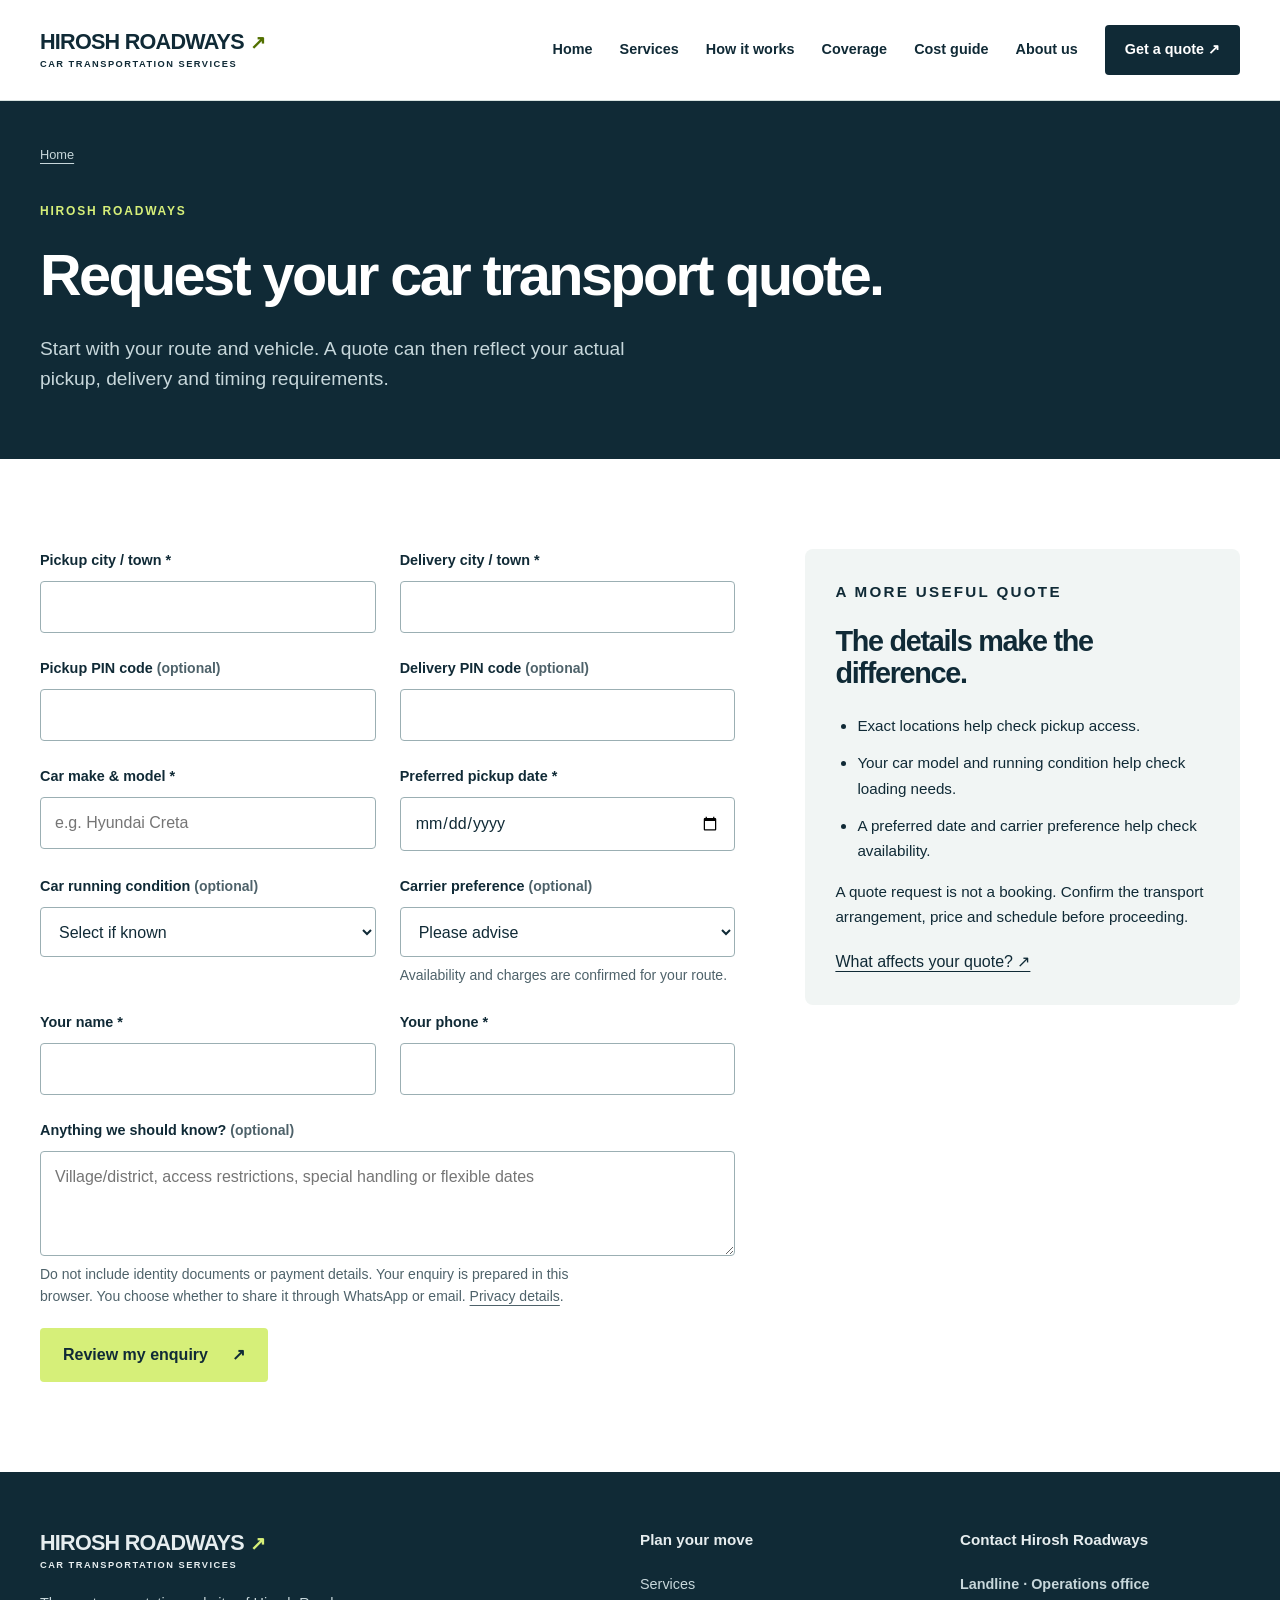
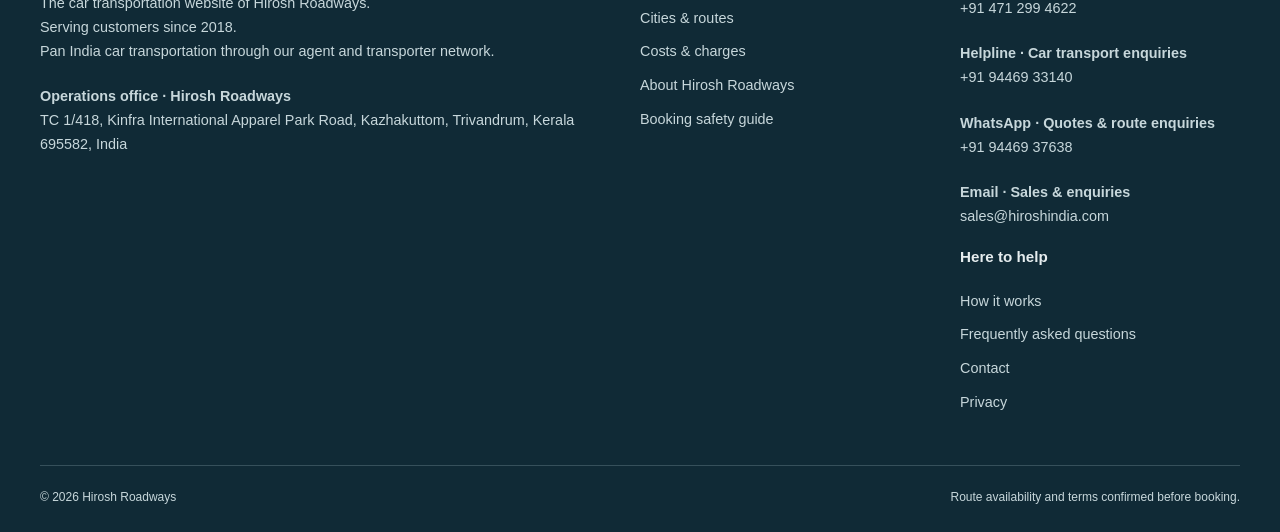
<file: quote/index.html>
<!doctype html><html lang="en-IN"><head><meta charset="utf-8"><meta name="viewport" content="width=device-width,initial-scale=1"><title>Request a Car Transport Quote | Hirosh Roadways</title><meta name="description" content="Prepare a car transport enquiry with pickup and delivery cities, vehicle details and preferred date. Request route availability and door-to-door charges."><link rel="canonical" href="https://hiroshcartransport.com/quote/"><meta property="og:type" content="website"><meta property="og:locale" content="en_IN"><meta property="og:site_name" content="Hirosh Roadways"><meta property="og:title" content="Request a Car Transport Quote | Hirosh Roadways"><meta property="og:description" content="Prepare a car transport enquiry with pickup and delivery cities, vehicle details and preferred date. Request route availability and door-to-door charges."><meta property="og:url" content="https://hiroshcartransport.com/quote/"><meta property="og:image" content="https://hiroshcartransport.com/assets/car-carrier-hero.webp"><meta property="og:image:alt" content="Illustrative car carrier image"><meta name="twitter:card" content="summary_large_image"><meta name="theme-color" content="#102a36"><link rel="icon" href="/assets/favicon.svg" type="image/svg+xml"><link rel="stylesheet" href="/assets/site.css"><script type="application/ld+json">{"@context":"https://schema.org","@graph":[{"@type":"Organization","@id":"https://hiroshcartransport.com/#organization","name":"Hirosh Roadways","url":"https://hiroshcartransport.com","address":{"@type":"PostalAddress","streetAddress":"TC 1/418, Kinfra International Apparel Park Road, Kazhakuttom","addressLocality":"Thiruvananthapuram","addressRegion":"Kerala","postalCode":"695582","addressCountry":"IN"},"telephone":"+919446933140","contactPoint":[{"@type":"ContactPoint","telephone":"+919446933140","contactType":"customer service","areaServed":"IN"},{"@type":"ContactPoint","telephone":"+914712994622","contactType":"operations office","email":"sales@hiroshindia.com"}],"email":"sales@hiroshindia.com"},{"@type":"WebSite","@id":"https://hiroshcartransport.com/#website","url":"https://hiroshcartransport.com","name":"Hirosh Roadways","publisher":{"@id":"https://hiroshcartransport.com/#organization"}},{"@type":"WebPage","@id":"https://hiroshcartransport.com/quote/#webpage","url":"https://hiroshcartransport.com/quote/","name":"Request a Car Transport Quote | Hirosh Roadways","description":"Prepare a car transport enquiry with pickup and delivery cities, vehicle details and preferred date. Request route availability and door-to-door charges.","isPartOf":{"@id":"https://hiroshcartransport.com/#website"}},{"@type":"BreadcrumbList","itemListElement":[{"@type":"ListItem","position":1,"name":"Home","item":"https://hiroshcartransport.com/"},{"@type":"ListItem","position":2,"name":"Request your car transport quote.","item":"https://hiroshcartransport.com/quote/"}]}]}</script><script src="/assets/site.js" defer></script></head><body><a class="skip" href="#main">Skip to content</a><header><div class="wrap header-inner"><a class="brand" href="/" aria-label="Hirosh Roadways home"><strong>HIROSH ROADWAYS<span aria-hidden="true">↗</span></strong><span>CAR TRANSPORTATION SERVICES</span></a><button class="menu-toggle" type="button" aria-expanded="false" aria-controls="main-nav" hidden>Menu</button><nav id="main-nav" aria-label="Main navigation"><a href="/" >Home</a><a href="/services/" >Services</a><a href="/how-it-works/" >How it works</a><a href="/coverage/" >Coverage</a><a href="/car-transport-cost/" >Cost guide</a><a href="/about/" >About us</a><a class="nav-quote" href="/quote/">Get a quote ↗</a></nav></div></header><main id="main"><section class="page-intro"><div class="wrap"><a class="breadcrumb" href="/">Home</a><p class="eyebrow">HIROSH ROADWAYS</p><h1>Request your car transport quote.</h1><p class="lead">Start with your route and vehicle. A quote can then reflect your actual pickup, delivery and timing requirements.</p></div></section><div class="wrap section"><div class="quote-layout"><form id="quote-form"><div class="form-grid"><div><label for="from">Pickup city / town *</label><input id="from" name="from" required maxlength="100" autocomplete="off"></div><div><label for="to">Delivery city / town *</label><input id="to" name="to" required maxlength="100" autocomplete="off"></div><div><label for="pickup-pin">Pickup PIN code <span class="small">(optional)</span></label><input id="pickup-pin" name="pickupPin" inputmode="numeric" pattern="[1-9][0-9]{5}" maxlength="6" title="Enter a valid 6-digit Indian PIN code" autocomplete="off"></div><div><label for="delivery-pin">Delivery PIN code <span class="small">(optional)</span></label><input id="delivery-pin" name="deliveryPin" inputmode="numeric" pattern="[1-9][0-9]{5}" maxlength="6" title="Enter a valid 6-digit Indian PIN code" autocomplete="off"></div><div><label for="car">Car make & model *</label><input id="car" name="car" required maxlength="100" placeholder="e.g. Hyundai Creta"></div><div><label for="date">Preferred pickup date *</label><input id="date" name="date" type="date" required></div><div><label for="condition">Car running condition <span class="small">(optional)</span></label><select id="condition" name="condition"><option value="Not specified">Select if known</option><option>Starts and drives</option><option>Does not start or drive</option><option>Special handling needed</option></select></div><div><label for="carrier">Carrier preference <span class="small">(optional)</span></label><select id="carrier" name="carrier" aria-describedby="carrier-help"><option value="Please advise">Please advise</option><option>Open carrier</option><option>Enclosed carrier</option><option>Dedicated container enquiry</option></select><p id="carrier-help" class="small">Availability and charges are confirmed for your route.</p></div><div><label for="name">Your name *</label><input id="name" name="name" required maxlength="80" autocomplete="name"></div><div><label for="phone">Your phone *</label><input id="phone" name="phone" type="tel" required minlength="7" maxlength="22" pattern="[+0-9 ()-]{7,22}" autocomplete="tel"></div></div><label for="notes">Anything we should know? <span class="small">(optional)</span></label><textarea id="notes" name="notes" rows="3" maxlength="1000" placeholder="Village/district, access restrictions, special handling or flexible dates"></textarea><p class="small">Do not include identity documents or payment details. Your enquiry is prepared in this browser. You choose whether to share it through WhatsApp or email. <a href="/privacy/">Privacy details</a>.</p><button class="button" type="submit">Review my enquiry <span aria-hidden="true">↗</span></button><noscript><p>Enable JavaScript to prepare an enquiry, or use the contact options on the <a href="/contact/">contact page</a>.</p></noscript><section id="enquiry-result" hidden aria-labelledby="result-title"><h2 id="result-title" tabindex="-1">Your enquiry is ready to review</h2><p>No enquiry has been sent. Review the details, then choose how to share them.</p><pre id="enquiry-text"></pre><div class="actions" id="send-options"></div><button type="button" class="button outline" id="download-enquiry">Download enquiry</button><p id="enquiry-status" role="status"></p></section></form><aside class="quote-aside"><p class="eyebrow">A MORE USEFUL QUOTE</p><h2>The details make the difference.</h2><ul><li>Exact locations help check pickup access.</li><li>Your car model and running condition help check loading needs.</li><li>A preferred date and carrier preference help check availability.</li></ul><p>A quote request is not a booking. Confirm the transport arrangement, price and schedule before proceeding.</p><a href="/car-transport-cost/">What affects your quote? ↗</a></aside></div></div></main><footer><div class="wrap footer-grid"><div><a class="brand" href="/"><strong>HIROSH ROADWAYS<span aria-hidden="true">↗</span></strong><span>CAR TRANSPORTATION SERVICES</span></a><p>The car transportation website of Hirosh Roadways.<br>Serving customers since 2018.<br>Pan India car transportation through our agent and transporter network.</p><p><strong>Operations office · Hirosh Roadways</strong><br>TC 1/418, Kinfra International Apparel Park Road, Kazhakuttom, Trivandrum, Kerala 695582, India</p></div><div><h2>Plan your move</h2><a href="/services/">Services</a><a href="/coverage/">Cities & routes</a><a href="/car-transport-cost/">Costs & charges</a><a href="/about/">About Hirosh Roadways</a><a href="/car-transport-safety/">Booking safety guide</a></div><div><h2>Contact Hirosh Roadways</h2><div class="contact-details"><p><strong>Landline · Operations office</strong><br><a href="tel:+914712994622">+91 471 299 4622</a></p><p><strong>Helpline · Car transport enquiries</strong><br><a href="tel:+919446933140">+91 94469 33140</a></p><p><strong>WhatsApp · Quotes & route enquiries</strong><br><a href="https://wa.me/919446937638">+91 94469 37638</a></p><p><strong>Email · Sales & enquiries</strong><br><a href="mailto:sales@hiroshindia.com">sales@hiroshindia.com</a></p></div><h2>Here to help</h2><a href="/how-it-works/">How it works</a><a href="/faq/">Frequently asked questions</a><a href="/contact/">Contact</a><a href="/privacy/">Privacy</a></div></div><div class="wrap footer-bottom"><span>© 2026 Hirosh Roadways</span><span>Route availability and terms confirmed before booking.</span></div></footer><div class="mobile-cta" aria-label="Enquiry options"><a href="tel:+919446933140">Call</a><a href="https://wa.me/919446937638">WhatsApp</a><a href="/quote/">Get a quote ↗</a></div></body></html>
</file>
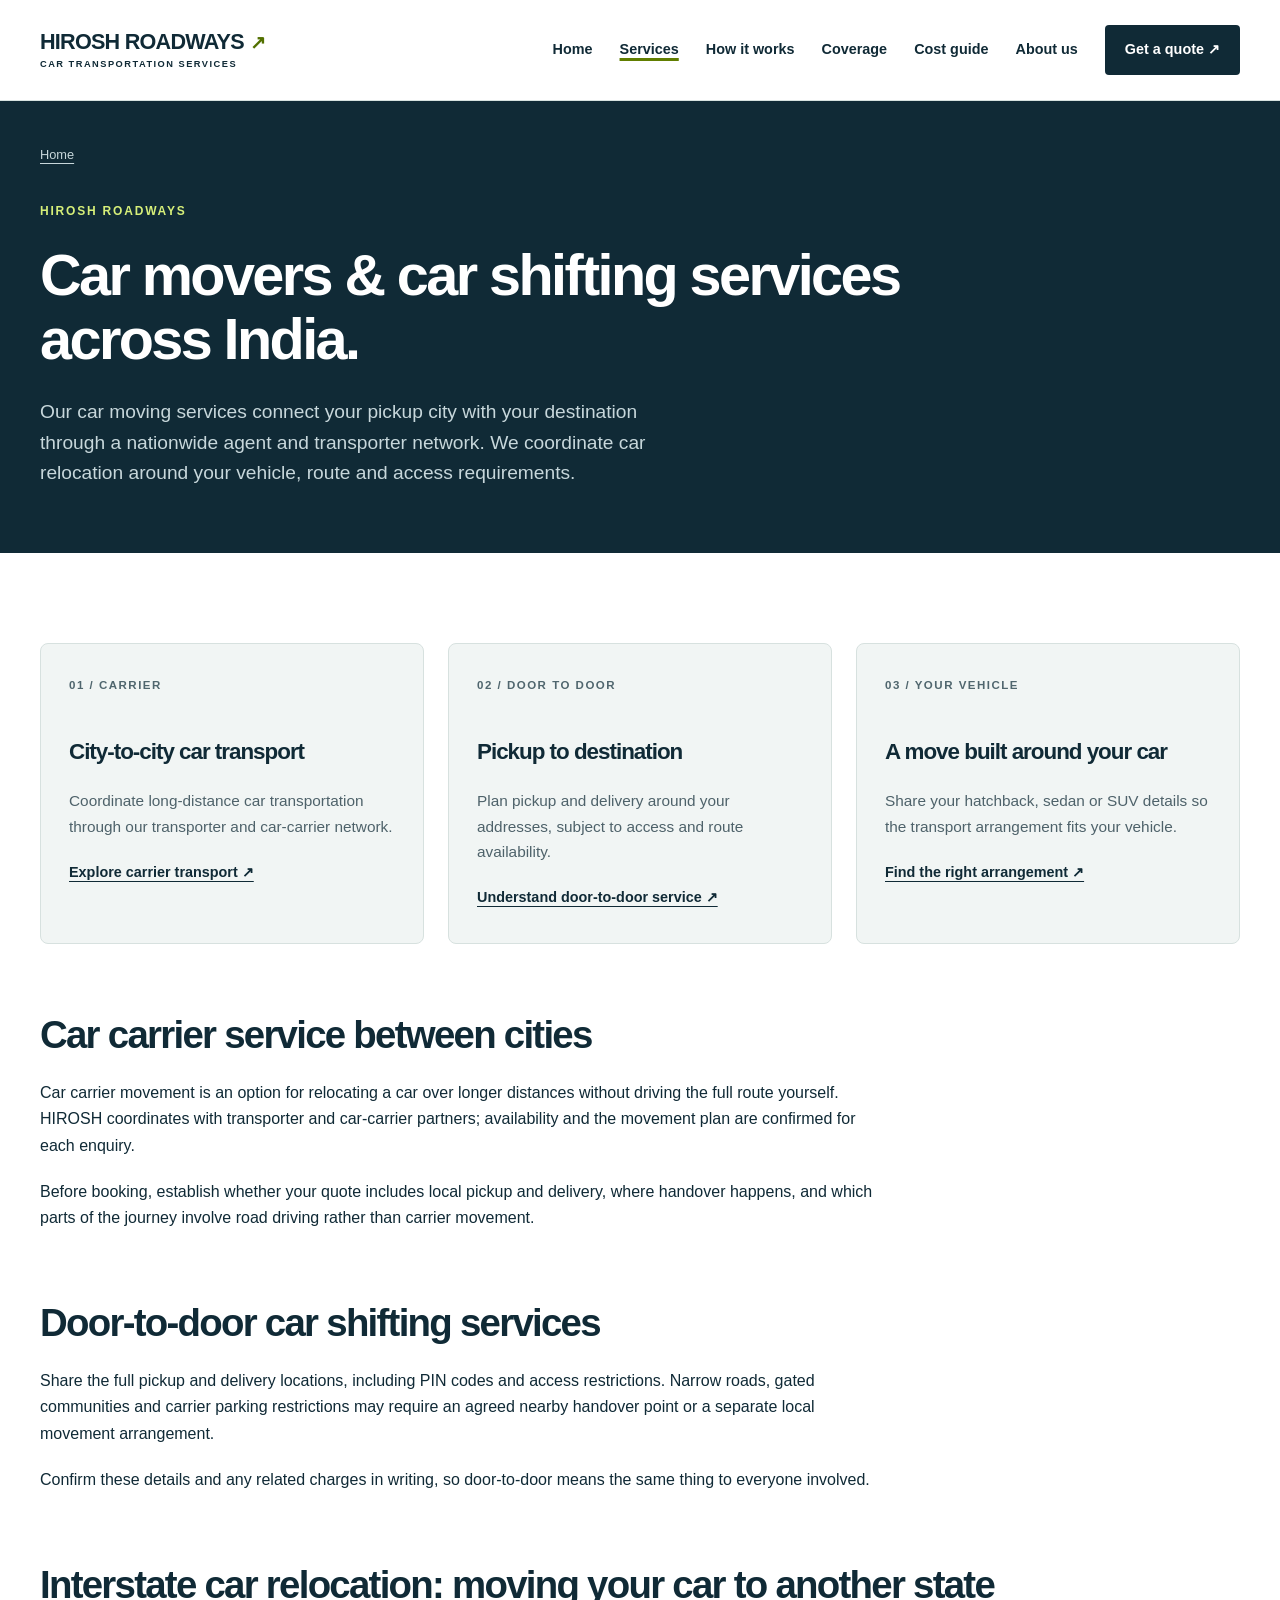
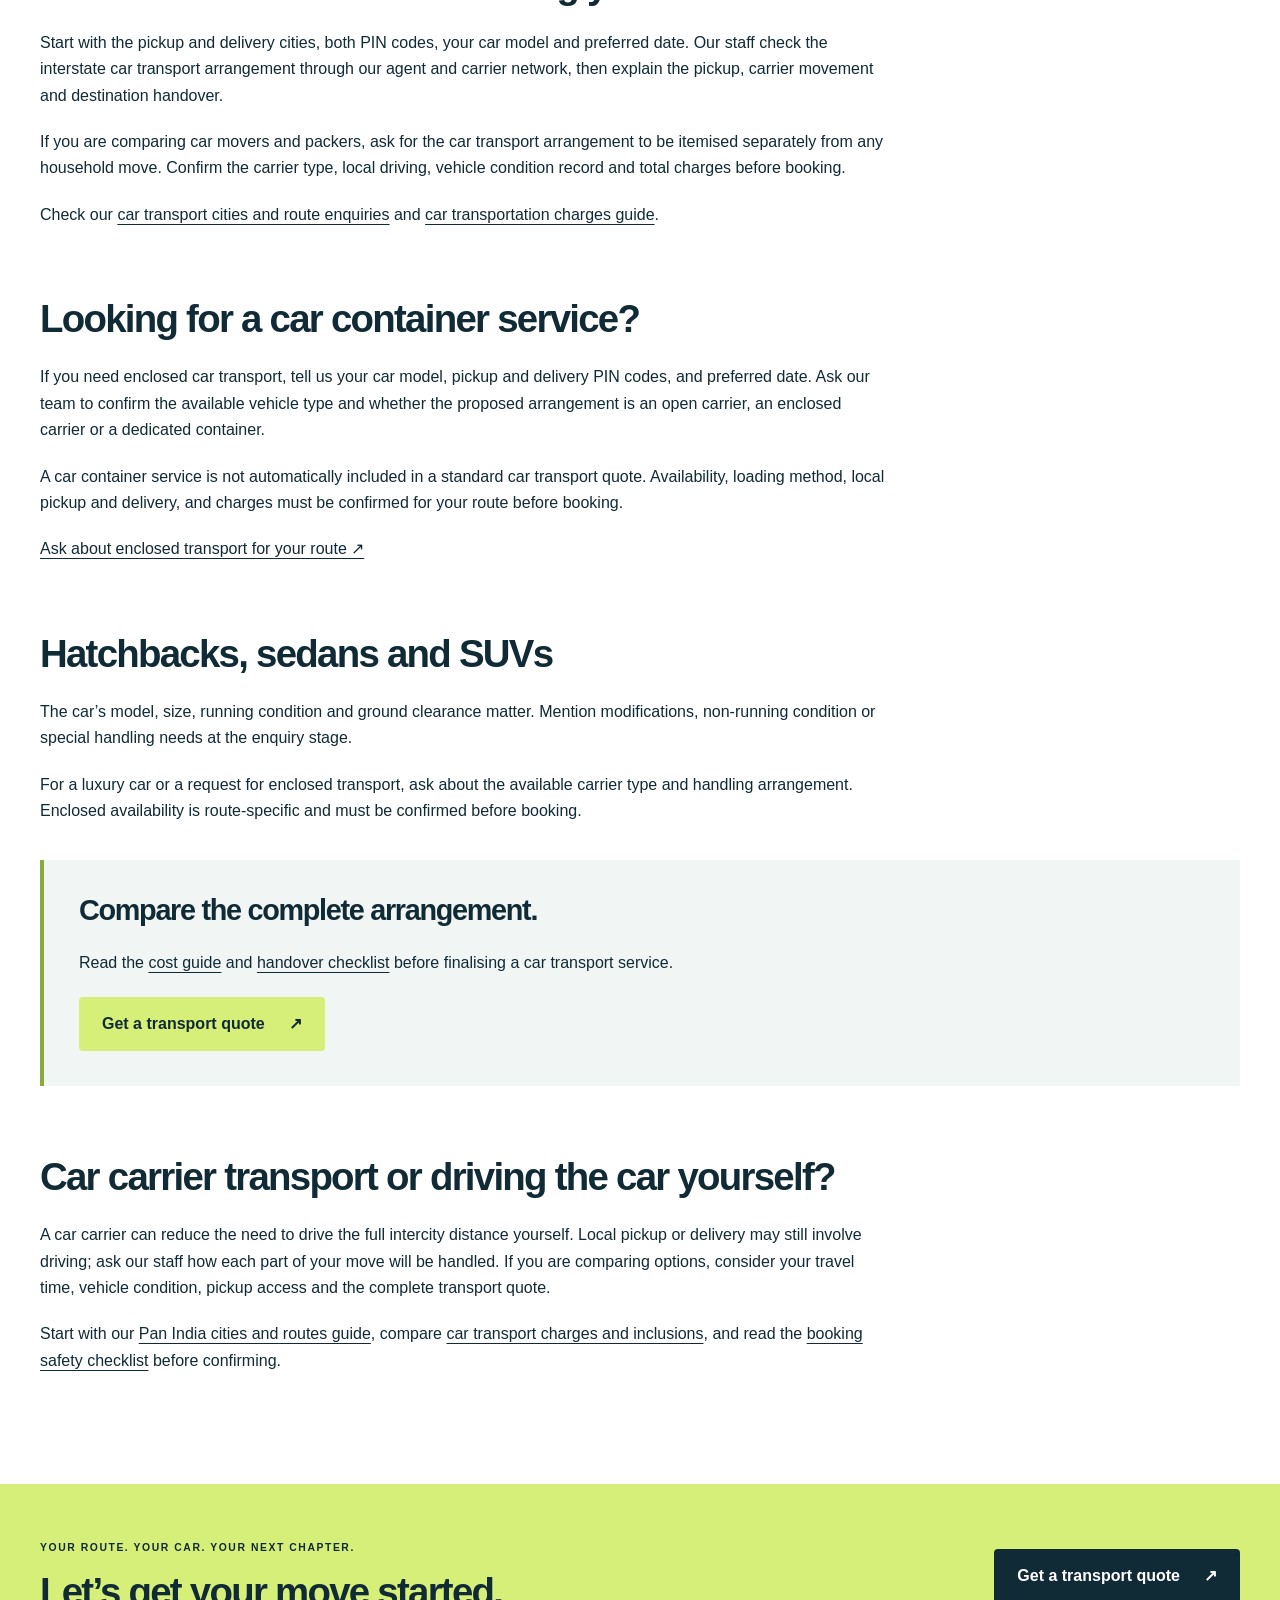
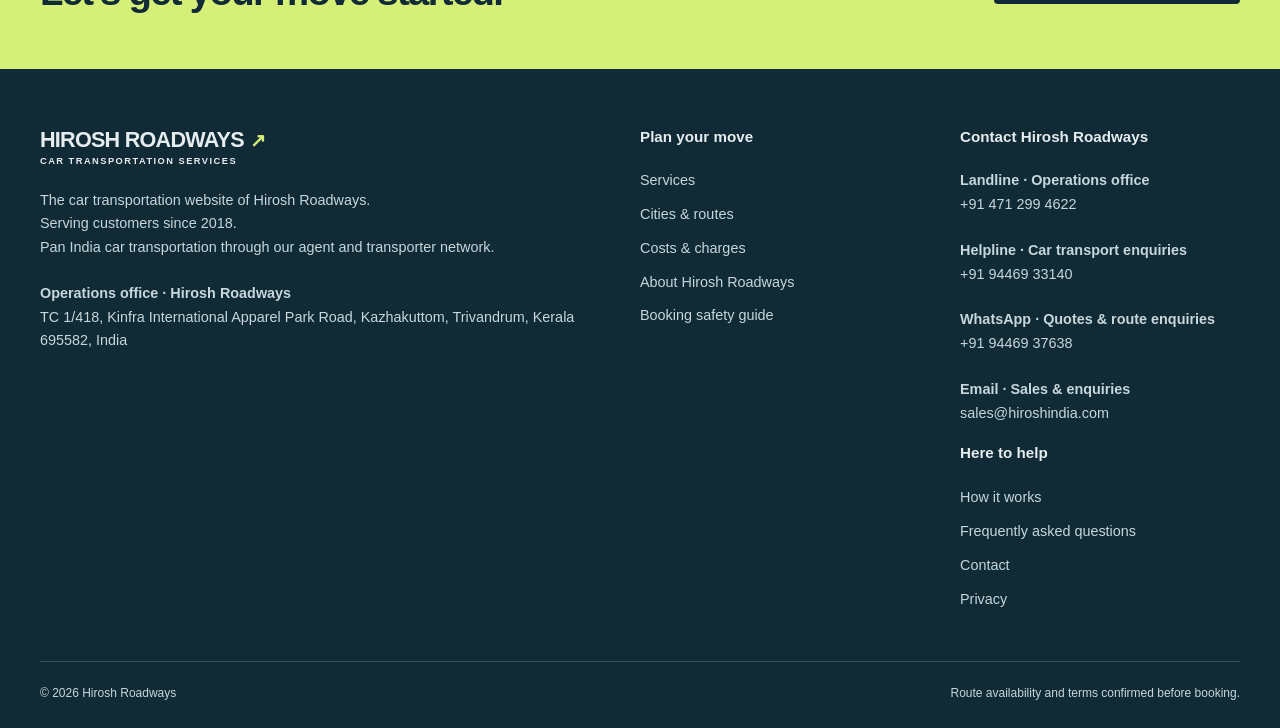
<file: services/index.html>
<!doctype html><html lang="en-IN"><head><meta charset="utf-8"><meta name="viewport" content="width=device-width,initial-scale=1"><title>Car Movers &amp; Car Shifting Services | Hirosh Roadways</title><meta name="description" content="Plan car shifting across India with Hirosh Roadways. Compare car carrier service, door-to-door pickup and interstate transport arrangements for your route."><link rel="canonical" href="https://hiroshcartransport.com/services/"><meta property="og:type" content="website"><meta property="og:locale" content="en_IN"><meta property="og:site_name" content="Hirosh Roadways"><meta property="og:title" content="Car Movers &amp; Car Shifting Services | Hirosh Roadways"><meta property="og:description" content="Plan car shifting across India with Hirosh Roadways. Compare car carrier service, door-to-door pickup and interstate transport arrangements for your route."><meta property="og:url" content="https://hiroshcartransport.com/services/"><meta property="og:image" content="https://hiroshcartransport.com/assets/car-carrier-hero.webp"><meta property="og:image:alt" content="Illustrative car carrier image"><meta name="twitter:card" content="summary_large_image"><meta name="theme-color" content="#102a36"><link rel="icon" href="/assets/favicon.svg" type="image/svg+xml"><link rel="stylesheet" href="/assets/site.css"><script type="application/ld+json">{"@context":"https://schema.org","@graph":[{"@type":"Organization","@id":"https://hiroshcartransport.com/#organization","name":"Hirosh Roadways","url":"https://hiroshcartransport.com","address":{"@type":"PostalAddress","streetAddress":"TC 1/418, Kinfra International Apparel Park Road, Kazhakuttom","addressLocality":"Thiruvananthapuram","addressRegion":"Kerala","postalCode":"695582","addressCountry":"IN"},"telephone":"+919446933140","contactPoint":[{"@type":"ContactPoint","telephone":"+919446933140","contactType":"customer service","areaServed":"IN"},{"@type":"ContactPoint","telephone":"+914712994622","contactType":"operations office","email":"sales@hiroshindia.com"}],"email":"sales@hiroshindia.com"},{"@type":"WebSite","@id":"https://hiroshcartransport.com/#website","url":"https://hiroshcartransport.com","name":"Hirosh Roadways","publisher":{"@id":"https://hiroshcartransport.com/#organization"}},{"@type":"WebPage","@id":"https://hiroshcartransport.com/services/#webpage","url":"https://hiroshcartransport.com/services/","name":"Car Movers & Car Shifting Services | Hirosh Roadways","description":"Plan car shifting across India with Hirosh Roadways. Compare car carrier service, door-to-door pickup and interstate transport arrangements for your route.","isPartOf":{"@id":"https://hiroshcartransport.com/#website"}},{"@type":"Service","@id":"https://hiroshcartransport.com/services/#service","name":"Pan India car transportation","serviceType":"Car transport and door-to-door car shifting coordination","provider":{"@id":"https://hiroshcartransport.com/#organization"},"areaServed":{"@type":"Country","name":"India"},"url":"https://hiroshcartransport.com/services/"},{"@type":"BreadcrumbList","itemListElement":[{"@type":"ListItem","position":1,"name":"Home","item":"https://hiroshcartransport.com/"},{"@type":"ListItem","position":2,"name":"Car carrier & door-to-door car transport services.","item":"https://hiroshcartransport.com/services/"}]}]}</script><script src="/assets/site.js" defer></script></head><body><a class="skip" href="#main">Skip to content</a><header><div class="wrap header-inner"><a class="brand" href="/" aria-label="Hirosh Roadways home"><strong>HIROSH ROADWAYS<span aria-hidden="true">↗</span></strong><span>CAR TRANSPORTATION SERVICES</span></a><button class="menu-toggle" type="button" aria-expanded="false" aria-controls="main-nav" hidden>Menu</button><nav id="main-nav" aria-label="Main navigation"><a href="/" >Home</a><a href="/services/" aria-current="page">Services</a><a href="/how-it-works/" >How it works</a><a href="/coverage/" >Coverage</a><a href="/car-transport-cost/" >Cost guide</a><a href="/about/" >About us</a><a class="nav-quote" href="/quote/">Get a quote ↗</a></nav></div></header><main id="main"><section class="page-intro"><div class="wrap"><a class="breadcrumb" href="/">Home</a><p class="eyebrow">HIROSH ROADWAYS</p><h1>Car movers &amp; car shifting services across India.</h1><p class="lead">Our car moving services connect your pickup city with your destination through a nationwide agent and transporter network. We coordinate car relocation around your vehicle, route and access requirements.</p></div></section><div class="wrap section"><div class="cards"><article><span class="index">01 / CARRIER</span><h3>City-to-city car transport</h3><p>Coordinate long-distance car transportation through our transporter and car-carrier network.</p><a href="/services/#carrier">Explore carrier transport ↗</a></article><article><span class="index">02 / DOOR TO DOOR</span><h3>Pickup to destination</h3><p>Plan pickup and delivery around your addresses, subject to access and route availability.</p><a href="/services/#door-to-door">Understand door-to-door service ↗</a></article><article><span class="index">03 / YOUR VEHICLE</span><h3>A move built around your car</h3><p>Share your hatchback, sedan or SUV details so the transport arrangement fits your vehicle.</p><a href="/services/#vehicle">Find the right arrangement ↗</a></article></div><section id="carrier" class="article-section"><h2>Car carrier service between cities</h2><p>Car carrier movement is an option for relocating a car over longer distances without driving the full route yourself. HIROSH coordinates with transporter and car-carrier partners; availability and the movement plan are confirmed for each enquiry.</p><p>Before booking, establish whether your quote includes local pickup and delivery, where handover happens, and which parts of the journey involve road driving rather than carrier movement.</p></section><section id="door-to-door" class="article-section"><h2>Door-to-door car shifting services</h2><p>Share the full pickup and delivery locations, including PIN codes and access restrictions. Narrow roads, gated communities and carrier parking restrictions may require an agreed nearby handover point or a separate local movement arrangement.</p><p>Confirm these details and any related charges in writing, so door-to-door means the same thing to everyone involved.</p></section><section id="interstate" class="article-section"><h2>Interstate car relocation: moving your car to another state</h2><p>Start with the pickup and delivery cities, both PIN codes, your car model and preferred date. Our staff check the interstate car transport arrangement through our agent and carrier network, then explain the pickup, carrier movement and destination handover.</p><p>If you are comparing car movers and packers, ask for the car transport arrangement to be itemised separately from any household move. Confirm the carrier type, local driving, vehicle condition record and total charges before booking.</p><p>Check our <a href="/coverage/">car transport cities and route enquiries</a> and <a href="/car-transport-cost/">car transportation charges guide</a>.</p></section><section id="container" class="article-section"><h2>Looking for a car container service?</h2><p>If you need enclosed car transport, tell us your car model, pickup and delivery PIN codes, and preferred date. Ask our team to confirm the available vehicle type and whether the proposed arrangement is an open carrier, an enclosed carrier or a dedicated container.</p><p>A car container service is not automatically included in a standard car transport quote. Availability, loading method, local pickup and delivery, and charges must be confirmed for your route before booking.</p><p><a href="/quote/">Ask about enclosed transport for your route ↗</a></p></section><section id="vehicle" class="article-section"><h2>Hatchbacks, sedans and SUVs</h2><p>The car’s model, size, running condition and ground clearance matter. Mention modifications, non-running condition or special handling needs at the enquiry stage.</p><p>For a luxury car or a request for enclosed transport, ask about the available carrier type and handling arrangement. Enclosed availability is route-specific and must be confirmed before booking.</p></section><div class="callout"><h2>Compare the complete arrangement.</h2><p>Read the <a href="/car-transport-cost/">cost guide</a> and <a href="/how-it-works/">handover checklist</a> before finalising a car transport service.</p><a class="button" href="/quote/">Get a transport quote<span aria-hidden="true">↗</span></a></div><section class="article-section"><h2>Car carrier transport or driving the car yourself?</h2><p>A car carrier can reduce the need to drive the full intercity distance yourself. Local pickup or delivery may still involve driving; ask our staff how each part of your move will be handled. If you are comparing options, consider your travel time, vehicle condition, pickup access and the complete transport quote.</p><p>Start with our <a href="/coverage/">Pan India cities and routes guide</a>, compare <a href="/car-transport-cost/">car transport charges and inclusions</a>, and read the <a href="/car-transport-safety/">booking safety checklist</a> before confirming.</p></section></div><section class="closing"><div class="wrap"><div><p class="eyebrow">YOUR ROUTE. YOUR CAR. YOUR NEXT CHAPTER.</p><h2>Let’s get your move started.</h2></div><a class="button" href="/quote/">Get a transport quote<span aria-hidden="true">↗</span></a></div></section></main><footer><div class="wrap footer-grid"><div><a class="brand" href="/"><strong>HIROSH ROADWAYS<span aria-hidden="true">↗</span></strong><span>CAR TRANSPORTATION SERVICES</span></a><p>The car transportation website of Hirosh Roadways.<br>Serving customers since 2018.<br>Pan India car transportation through our agent and transporter network.</p><p><strong>Operations office · Hirosh Roadways</strong><br>TC 1/418, Kinfra International Apparel Park Road, Kazhakuttom, Trivandrum, Kerala 695582, India</p></div><div><h2>Plan your move</h2><a href="/services/">Services</a><a href="/coverage/">Cities & routes</a><a href="/car-transport-cost/">Costs & charges</a><a href="/about/">About Hirosh Roadways</a><a href="/car-transport-safety/">Booking safety guide</a></div><div><h2>Contact Hirosh Roadways</h2><div class="contact-details"><p><strong>Landline · Operations office</strong><br><a href="tel:+914712994622">+91 471 299 4622</a></p><p><strong>Helpline · Car transport enquiries</strong><br><a href="tel:+919446933140">+91 94469 33140</a></p><p><strong>WhatsApp · Quotes & route enquiries</strong><br><a href="https://wa.me/919446937638">+91 94469 37638</a></p><p><strong>Email · Sales & enquiries</strong><br><a href="mailto:sales@hiroshindia.com">sales@hiroshindia.com</a></p></div><h2>Here to help</h2><a href="/how-it-works/">How it works</a><a href="/faq/">Frequently asked questions</a><a href="/contact/">Contact</a><a href="/privacy/">Privacy</a></div></div><div class="wrap footer-bottom"><span>© 2026 Hirosh Roadways</span><span>Route availability and terms confirmed before booking.</span></div></footer><div class="mobile-cta" aria-label="Enquiry options"><a href="tel:+919446933140">Call</a><a href="https://wa.me/919446937638">WhatsApp</a><a href="/quote/">Get a quote ↗</a></div></body></html>
</file>
<file: assets/site.css>
:root{--ink:#102a36;--muted:#4e626a;--lime:#d6ef79;--paper:#fff;--tint:#f1f5f4;--line:#d7e1df;--radius:8px}*{box-sizing:border-box}html{scroll-behavior:smooth;scroll-padding-top:30px}body{margin:0;color:var(--ink);background:var(--paper);font-family:Arial,Helvetica,sans-serif;font-size:16px;line-height:1.65}a{color:inherit;text-underline-offset:4px}a:hover{text-decoration-thickness:2px}button,input,textarea{font:inherit}button,a,input,textarea,summary{-webkit-tap-highlight-color:transparent}button{cursor:pointer}a:focus-visible,button:focus-visible,input:focus-visible,textarea:focus-visible,summary:focus-visible{outline:3px solid #617e00;outline-offset:5px}h1,h2,h3,p{margin-top:0}h1,h2,h3{line-height:1.1;letter-spacing:-.045em}h1{font-size:clamp(2.5rem,5.2vw,4.8rem);max-width:900px;margin-bottom:26px}h2{font-size:clamp(1.9rem,3vw,2.8rem);margin-bottom:24px}h3{font-size:1.4rem;line-height:1.2}p{margin-bottom:20px}p,li{max-width:75ch}li{margin-bottom:12px}ul{padding-left:22px}.wrap{width:min(1200px,calc(100% - 80px));margin-inline:auto}.section{padding-block:90px}.eyebrow{font-size:.75rem;font-weight:700;letter-spacing:.15em;margin-bottom:22px}.lead{font-size:1.2rem;line-height:1.6;max-width:650px}.small{font-size:.875rem;line-height:1.55;color:var(--muted)}.skip{position:absolute;left:20px;top:-100px;background:var(--lime);padding:12px;z-index:20}.skip:focus{top:12px}header{background:white;border-bottom:1px solid var(--line)}.header-inner{min-height:100px;display:flex;align-items:center;justify-content:space-between;gap:30px}.brand{text-decoration:none;display:inline-flex;flex-direction:column;line-height:1}.brand strong{font-size:2rem;letter-spacing:-.05em;font-weight:900}.brand strong span{color:#527000;font-size:1.7rem;margin-left:6px}.brand>span{font-size:.68rem;font-weight:700;letter-spacing:.24em;margin-top:7px}nav{display:flex;gap:27px;align-items:center}nav a{text-decoration:none;font-size:.9rem;font-weight:600}nav a[aria-current]{text-decoration:underline;text-decoration-color:#617e00;text-decoration-thickness:3px}.nav-quote{padding:13px 20px;background:var(--ink);color:white;border-radius:4px}.hero{background:var(--ink);color:white;padding:80px 0 74px}.hero-grid{display:grid;grid-template-columns:1.3fr 1fr;gap:80px;align-items:center}.hero h1{font-size:clamp(2.8rem,4.9vw,4.5rem)}.hero h1 em{font-style:normal;color:var(--lime)}.hero p:not(.eyebrow){color:#c7d7db}.hero .lead{color:white!important}.hero .eyebrow{color:var(--lime)}.actions{display:flex;gap:20px;align-items:center;flex-wrap:wrap;margin:28px 0}.button{display:inline-flex;justify-content:space-between;align-items:center;gap:24px;background:var(--lime);color:var(--ink);border:1px solid transparent;border-radius:4px;padding:15px 22px;font-size:1rem;font-weight:700;text-decoration:none;min-height:52px;line-height:1.4}.button:hover{background:#c7e564}.button.outline{border-color:var(--ink);background:transparent}.text-link{font-weight:700;display:inline-block;padding-block:8px}.hero-notes{display:flex;gap:25px;font-size:.8rem;border-top:1px solid #36505b;padding-top:22px;margin-top:36px;color:#c7d7db}.route-panel{background:white;color:var(--ink);padding:34px;border-radius:var(--radius);border-top:5px solid var(--lime)}.route-panel .eyebrow{color:var(--muted);font-size:.7rem}.route-panel h2{font-size:1.65rem;letter-spacing:-.04em}.route-panel .small{color:var(--muted)!important;margin-top:18px}.route-panel label{font-size:.8rem}.route-panel .button{width:100%;margin-top:25px}.route-divider{line-height:1;margin:8px 0;color:#6e838a}.panel-bottom{border-top:1px solid var(--line);padding-top:20px;display:flex;align-items:center;justify-content:space-between;font-weight:900;letter-spacing:-.04em}.panel-bottom span{font-size:.6rem;letter-spacing:.1em;font-weight:600}.service-strip{background:var(--lime);font-size:.75rem;letter-spacing:.11em;font-weight:700;padding:18px 0}.service-strip .wrap{display:flex;justify-content:space-between;gap:20px}.section-heading{display:grid;grid-template-columns:1.4fr 1fr;gap:100px;align-items:end;margin-bottom:24px}.section-heading p{color:var(--muted)}.section-heading .eyebrow{color:var(--ink)}.cards{display:grid;grid-template-columns:repeat(3,1fr);gap:24px}.cards article{padding:32px 28px;background:var(--tint);border:1px solid var(--line);border-radius:var(--radius)}.cards h2{font-size:1.65rem}.cards p{color:var(--muted);font-size:.96rem}.cards a{font-size:.9rem;font-weight:700}.index{display:block;font-size:.72rem;letter-spacing:.13em;margin-bottom:44px;color:#50666e;font-weight:700}.tinted{background:var(--tint)}.steps{list-style:none;counter-reset:step;display:grid;grid-template-columns:repeat(4,1fr);gap:28px;padding:0;margin:42px 0}.steps li{counter-increment:step;border-top:1px solid #a7babd;padding-top:22px}.steps li:before{content:'0' counter(step);display:block;font-weight:700;color:#536a72;font-size:.8rem;margin-bottom:32px}.steps p{font-size:.95rem;color:var(--muted)}.split{display:grid;grid-template-columns:1fr 1fr;gap:90px}.city-list{display:grid;grid-template-columns:1fr 1fr;column-gap:25px}.city-list a{display:flex;align-items:center;justify-content:space-between;gap:12px;border-bottom:1px solid var(--line);padding:17px 0;font-size:.95rem;text-decoration:none;font-weight:600}.city-list a:hover{color:#4c6800}.city-list span{font-size:.85rem}.border-top{border-top:1px solid var(--line)}details{border-bottom:1px solid var(--line);padding:20px 0}summary{font-weight:700;cursor:pointer;line-height:1.5;padding-right:15px}details p{color:var(--muted);margin:18px 0 0}.closing{background:var(--lime);padding:55px 0}.closing .wrap{display:flex;align-items:center;justify-content:space-between;gap:40px}.closing h2{margin-bottom:0}.closing .button{background:var(--ink);color:white}.closing .eyebrow{font-size:.65rem;margin-bottom:15px}footer{background:var(--ink);color:#e6edef;padding:60px 0 24px}.footer-grid{display:grid;grid-template-columns:2fr 1fr 1fr;gap:40px}.footer-grid h2{font-size:.95rem;letter-spacing:0}.footer-grid a:not(.brand){display:block;font-size:.9rem;text-decoration:none;margin-bottom:10px;color:#c7d7db}.footer-grid p{color:#c7d7db;font-size:.9rem;margin-top:22px}.footer-grid .brand strong span{color:var(--lime)}.footer-bottom{display:flex;justify-content:space-between;gap:24px;border-top:1px solid #36505b;margin-top:40px;padding-top:22px;font-size:.75rem;color:#c7d7db}.mobile-cta{display:none}.menu-toggle{border:1px solid var(--line);background:white;border-radius:4px;padding:9px 14px}.page-intro{background:var(--ink);color:white;padding:40px 0 64px}.page-intro h1{font-size:clamp(2.6rem,4.5vw,4rem)}.page-intro .eyebrow{color:var(--lime);margin-top:35px}.page-intro .lead{color:#c7d7db;margin-bottom:0}.breadcrumb{font-size:.8rem;color:#c7d7db}.article-section{margin-top:70px;scroll-margin-top:25px}.article-section p{max-width:850px}.callout{padding:35px;background:var(--tint);border-left:4px solid #8ba93d;margin-top:35px}.callout h2{font-size:1.8rem}.coverage-cities{grid-template-columns:repeat(3,1fr)}.table-wrap{overflow:auto}table{width:100%;border-collapse:collapse;text-align:left}th,td{padding:20px;border-bottom:1px solid var(--line)}thead{background:var(--tint)}.faq-wide{max-width:900px;margin-inline:auto}.faq-wide details{padding:25px 0}.quote-layout{display:grid;grid-template-columns:1.6fr 1fr;gap:70px}.form-grid{display:grid;grid-template-columns:1fr 1fr;gap:24px;margin-bottom:24px}label{display:block;font-weight:600;font-size:.9rem;margin-bottom:8px}input,textarea{width:100%;min-width:0;border:1px solid #9bafb3;border-radius:4px;padding:12px 14px;background:#fff;color:var(--ink);min-height:50px}textarea{resize:vertical}.quote-aside{background:var(--tint);padding:30px;align-self:start;border-radius:var(--radius)}.quote-aside h2{font-size:1.8rem}.quote-aside li,.quote-aside p{font-size:.95rem}.contact-pending{border-top:1px solid var(--line);padding-top:24px;margin-top:30px}#enquiry-result{margin-top:35px;padding-top:30px;border-top:1px solid var(--line)}pre{white-space:pre-wrap;overflow-wrap:anywhere;font:inherit;font-size:.9rem;padding:20px;background:var(--tint)}.prose{max-width:850px}.prose h2{font-size:1.8rem;margin-top:40px}[hidden]{display:none!important}
@media(max-width:1050px){nav{gap:16px}.hero-grid{gap:40px}.wrap{width:calc(100% - 48px)}.split{gap:40px}.quote-layout{gap:35px}.section-heading{gap:40px}}
@media(max-width:1000px){.header-inner{min-height:84px;flex-wrap:wrap;padding-block:18px;gap:20px}.menu-toggle:not([hidden]){display:block}nav{flex-basis:100%;flex-wrap:wrap;gap:18px}.js nav:not(.is-open){display:none}.hero{padding:48px 0}.hero-grid{grid-template-columns:1fr;gap:40px}.hero h1{font-size:clamp(2.5rem,8vw,4rem)}.hero-grid>div>p{max-width:600px}.route-panel{max-width:600px}.section{padding-block:60px}.section-heading,.split,.quote-layout{grid-template-columns:1fr;gap:30px}.cards{grid-template-columns:1fr}.cards article{padding:28px}.index{margin-bottom:25px}.steps{grid-template-columns:1fr 1fr}.service-strip{font-size:.65rem;letter-spacing:.03em}.service-strip .wrap{flex-wrap:wrap;justify-content:center;gap:8px 20px}.coverage-cities{grid-template-columns:1fr 1fr}.closing .wrap{align-items:flex-start;flex-direction:column}.footer-grid{grid-template-columns:1.5fr 1fr 1fr;gap:25px}.mobile-cta{display:flex;position:fixed;bottom:0;left:0;right:0;padding:10px 20px calc(10px + env(safe-area-inset-bottom));background:var(--ink);border-top:1px solid #4f6570;gap:12px;z-index:10}.mobile-cta a{flex:1;display:block;text-align:center;padding:10px 8px;background:var(--lime);border-radius:4px;font-weight:700;text-decoration:none;font-size:.9rem}body{padding-bottom:78px}html{scroll-padding-bottom:90px}.page-intro{padding-bottom:45px}}
@media(max-width:480px){.wrap{width:calc(100% - 36px)}.hero h1{font-size:2.6rem}.lead{font-size:1.1rem}.hero-notes{gap:14px;font-size:.75rem}.route-panel{padding:24px}.route-panel h2{font-size:1.55rem}.service-strip span{display:none}.service-strip .wrap{gap:8px}.steps,.form-grid,.coverage-cities{grid-template-columns:1fr}.steps{gap:10px}.steps li:before{margin-bottom:16px}.city-list{column-gap:16px}.city-list a{font-size:.85rem}.footer-grid{grid-template-columns:1fr 1fr}.footer-grid>div:first-child{grid-column:1/-1}.footer-bottom{flex-direction:column;gap:12px}.callout{padding:24px}.page-intro h1{font-size:2.4rem}th,td{padding:14px}.quote-aside{padding:24px}}
@media(prefers-reduced-motion:reduce){html{scroll-behavior:auto}}
@media(min-width:1001px){.menu-toggle{display:none}}


/* Final visual and identity refinements */
.brand strong{font-size:1.35rem;letter-spacing:-.035em;white-space:nowrap}.brand>span{font-size:.58rem;letter-spacing:.16em}.brand strong span{font-size:1.2rem}.hero-grid{grid-template-columns:1fr 1.05fr;gap:48px}.hero-photo{margin:0;min-width:0}.hero-photo img{display:block;width:100%;height:auto;border-radius:8px}.hero-photo figcaption{font-size:.7rem;color:#c7d7db;margin-top:10px}.hero h1{font-size:clamp(2.6rem,4.4vw,4rem)}.hero .lead{font-size:1.13rem}.hero-notes{flex-wrap:wrap;gap:10px 25px}.route-start{padding-top:36px}.route-wide{background:var(--tint);padding:28px 32px}.route-wide form{display:grid;grid-template-columns:auto 1fr auto 1fr auto;gap:18px;align-items:center}.route-wide .button{margin:0}.route-wide label{margin:0}.route-wide h2{margin-bottom:20px}.route-wide .eyebrow{margin-bottom:8px}.route-wide .small{margin-bottom:0}.work-photo{margin:0}.work-photo img{display:block;width:100%;max-width:520px;height:auto;border-radius:8px}.work-photo figcaption{font-size:.8rem;color:var(--muted);margin-top:12px;max-width:520px}.contact-details a{overflow-wrap:anywhere}.hero-photo+*{min-width:0}
@media(max-width:1050px){nav{gap:14px}.header-inner{gap:20px}.route-wide form{grid-template-columns:1fr 1fr}.route-wide label{grid-row:1}.route-wide label[for="hero-to"]{grid-column:2}.route-wide input{grid-row:2}.route-wide .button{grid-column:1/-1}.hero-grid{gap:30px}}
@media(max-width:1000px){.hero-grid{grid-template-columns:1fr}.hero-photo img{max-height:500px;object-fit:cover}.route-wide{max-width:none}.hero h1{font-size:clamp(2.6rem,7.8vw,4rem)}}
@media(max-width:480px){.route-wide{padding:24px}.route-wide form{display:flex;flex-direction:column;align-items:stretch;gap:10px}.route-wide .button{margin-top:12px}.brand strong{font-size:1.2rem}.brand>span{font-size:.52rem}.hero-photo img{border-radius:5px}.hero .actions{gap:12px}.hero h1{font-size:2.6rem}}


/* Quote form transport preferences */
#quote-form select{font:inherit;width:100%;min-width:0;min-height:50px;border:1px solid #9bafb3;border-radius:4px;padding:12px 14px;background:#fff;color:var(--ink)}
#quote-form select:focus-visible{outline:3px solid #617e00;outline-offset:5px}
#carrier-help{margin:8px 0 0}
</file>
